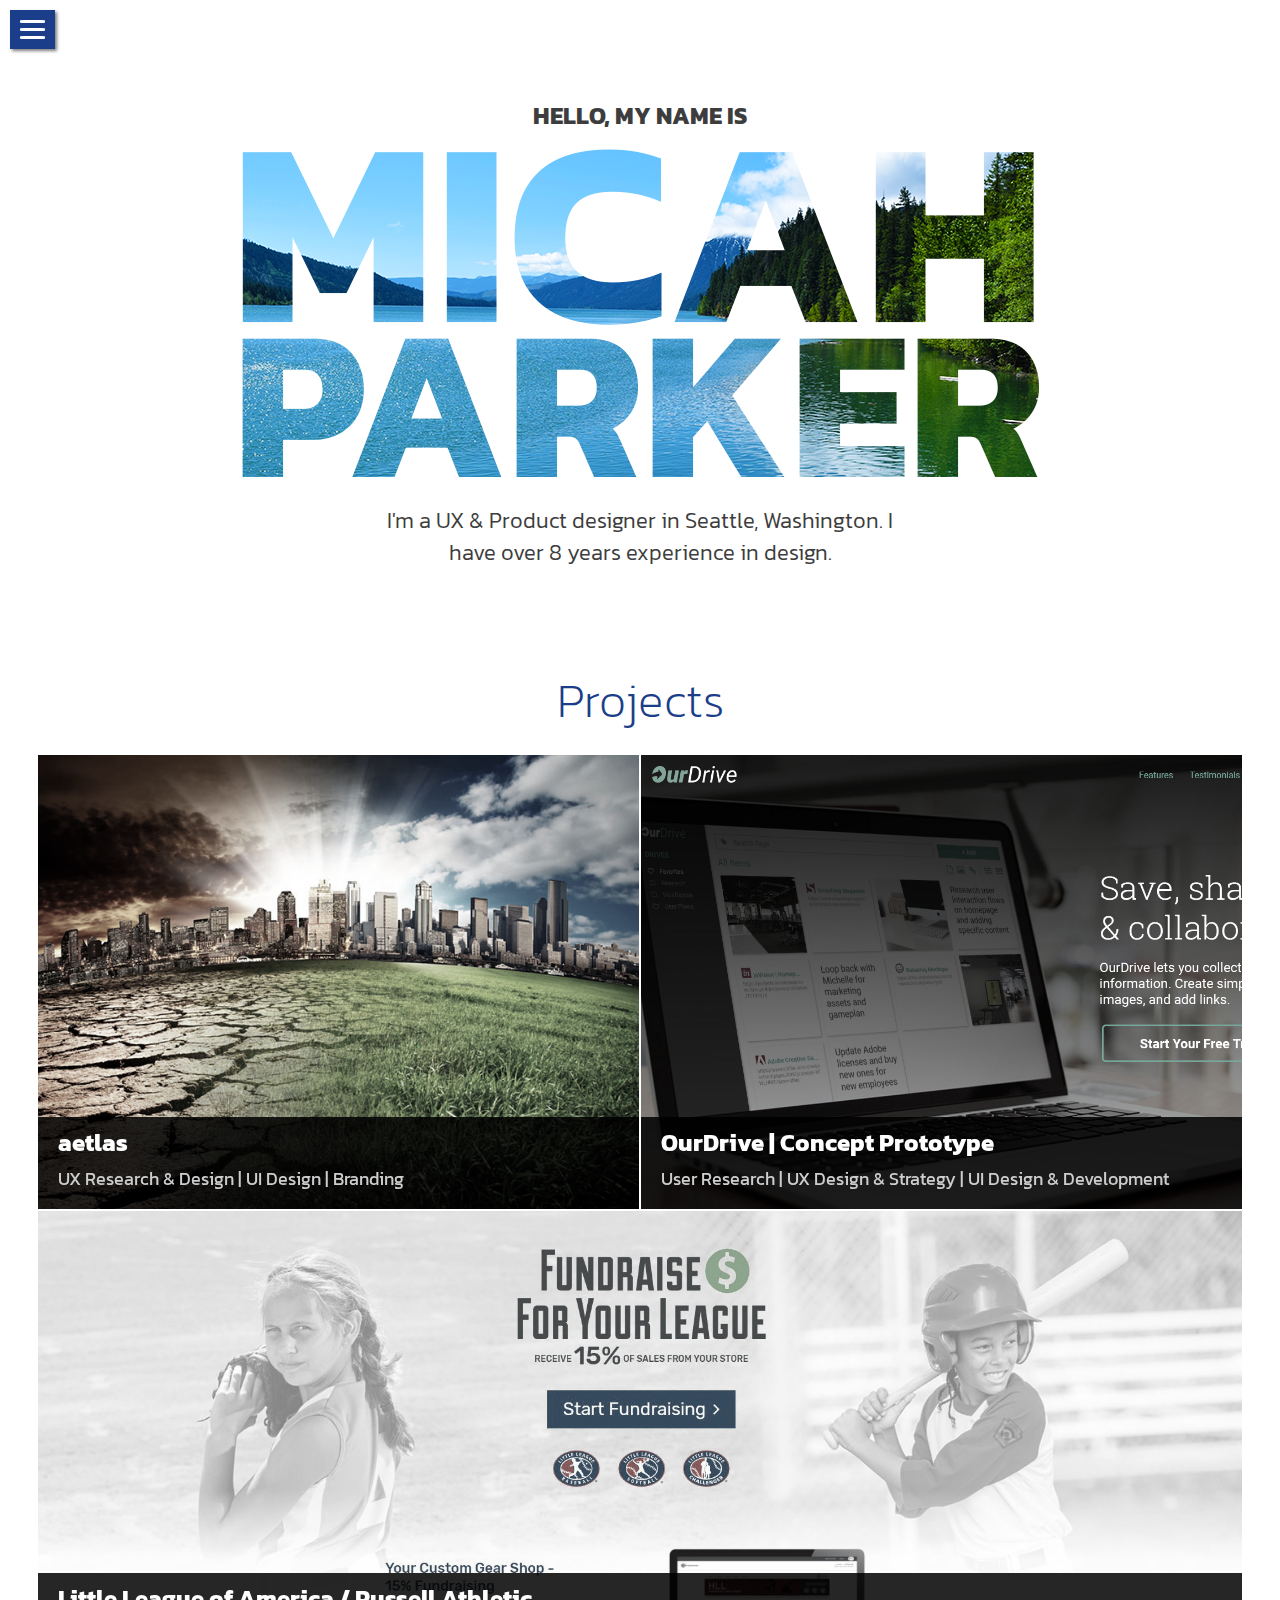
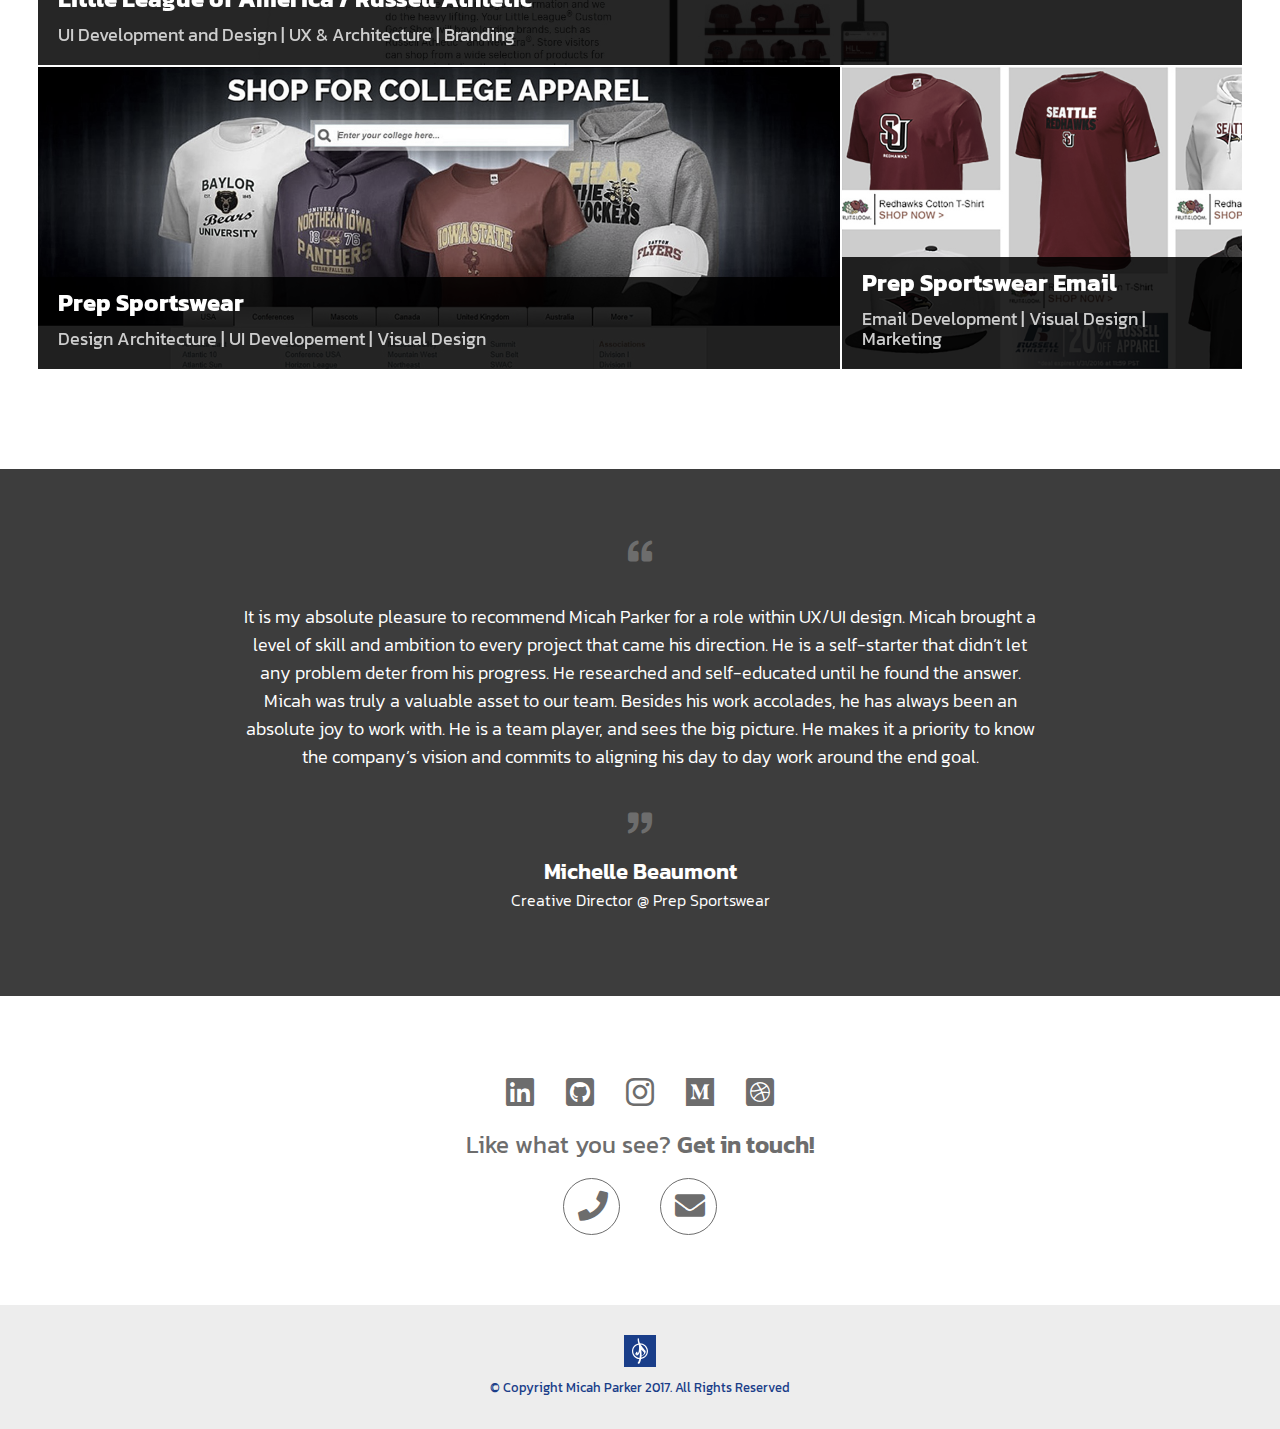
<file: index.html>
<!DOCTYPE html>
<html lang="en-US">
<head>
    <meta http-equiv="X-UA-Compatible" content="IE=Edge">
    <meta name="viewport" content="width=device-width,initial-scale=1">
    <meta charset="UTF-8">
    <title>Micah Parker - UX | UI | Visual | Development | Branding</title>
    <link href="https://fonts.googleapis.com/css?family=Kanit:200,300,300i,400,400i,600" rel="stylesheet">
    <link rel="stylesheet" type="text/css" href="css/normalize.css">
    <link href="css/fontawesome-all.css" rel="stylesheet">
    <link rel="stylesheet" type="text/css" href="css/styles.css">
    <link rel="shortcut icon" href="/favicon.ico" type="image/x-icon" />
  </head>
<body>
  <!-- Hamburger Nav -->
  <nav id="top">
    <div id="topNav" class="navigation">
      <span id="closebtn" onclick="navToggle()">
          <span class="line1"></span>
          <span class="line2"></span>
          <span class="line3"></span>
      </span>
      <ul class="menulist">
        <li><a class="menuitems" href="index.html"><img src="assets/images/homepage/mp-logo.svg" alt=""></a></li>
        <li><a class="menuitems" href="about.html">ABOUT</a></li>
        <li><a class="menuitems" href="index.html#portfolio" onClick="window.location.reload()">PORTFOLIO</a></li>
        <li><a class="menuitems" target="_blank" href="assets/images/pages/resume/micahparker_designer.pdf">RESUME</a></li>

      </ul>
    </div>
  </nav>
  <div id="shadowboxer">
  </div>
  <!-- Content -->
  <div class="container">
      <section id="hero">
        <h3>Hello, my name is</h3>
        <img src="assets/images/homepage/nameplate4.png" alt="">
        <!-- <h1>MICAH PARKER</h1> -->
        <h5>I'm a UX & Product designer in Seattle, Washington. I have over 8 years experience in design.</h5>
      </section>
      <div class="content-container">
        <div class="hp-section-title">
          <h3 id="portfolio">Projects</h3>
        </div>


        <section id="work">
          <!-- aetlas  -->
          <a class="workcell" href="aetlas.html" style="background-image: url(assets/images/homepage/portfol_bgs/aetlas.jpg)">
            <div class="workcell-title">
              <h3>aetlas</h3>
              <h5>UX Research & Design | UI Design | Branding</h5>
            </div>
          </a>
          <!-- OurDrive  -->
          <a class="workcell" href="ourdrive.html" style="background-image: url(assets/images/homepage/portfol_bgs/ourdrive_cover_desk.jpg)">
              <div class="workcell-title">
                <h3>OurDrive | Concept Prototype</h3>
                <h5>User Research | UX Design & Strategy | UI Design & Development</h5>
              </div>
          </a>
          <!-- LL Fundraising  -->
          <a class="workcell" href="littleleague.html" style="background-image: url(assets/images/homepage/portfol_bgs/fundraising_cover_desk.jpg)">
              <div class="workcell-title">
                <h3>Little League of America / Russell Athletic</h3>
                <h5>UI Development and Design | UX & Architecture | Branding</h5>
              </div>
          </a>
          <!-- Prep Sportswear  -->
          <a class="workcell" href="prepsportswear.html" style="background-image: url(assets/images/homepage/portfol_bgs/prep_cover_desk.jpg)">
              <div class="workcell-title">
                <h3>Prep Sportswear</h3>
                <h5>Design Architecture | UI Developement | Visual Design</h5>
              </div>
          </a>
          <!-- Prep Emails  -->
          <a class="workcell" href="prepemails.html"  style="background-image: url(assets/images/homepage/portfol_bgs/emails_cover_desk.jpg)">
              <div class="workcell-title">
                <h3>Prep Sportswear Email</h3>
                <h5>Email Development | Visual Design | Marketing</h5>
              </div>
          </a>

          <!-- Craigslist  -->
          <!-- <a class="workcell" href="branding.html" style="background-image: url(assets/images/homepage/portfol_bgs/craigslist_cover_desk.png)">
              <div class="workcell-title">
                <h3>Branding</h3>
                <h5>Graphic Design | Branding</h5>
              </div>
          </a>

          <a class="workcell" href="illustration.html" style="background-image: url(assets/images/homepage/portfol_bgs/illustration_cover_desk.jpg)">
              <div class="workcell-title">
                <h3>Illustration</h3>
                <h5>Illustration and Artwork</h5>
              </div>
          </a> -->

        </section>

        <!-- <section id="about">
          <div class="aboutcell" id="aboutcell">
            <div class="aboutleft">
              <img src="assets/images/homepage/avatar_2.jpg" alt="Micah" onmouseover="rollover(this)" onmouseout="mouseaway(this)">
            </div>
        </section> -->

        <div class="bottom-content">
          <section id="testimonials">
            <div class="testimonials">
              <i class="fas fa-quote-left" aria-hidden="true"></i>
              <p>It is my absolute pleasure to recommend Micah Parker for a role within UX/UI design. Micah brought a level of skill and ambition to every project that came his direction.  He is a self-starter that didn’t let any problem deter from his progress. He researched and self-educated until he found the answer. Micah was truly a valuable asset to our team. Besides his work accolades, he has always been an absolute joy to work with. He is a team player, and sees the big picture. He makes it a priority to know the company’s vision and commits to aligning his day to day work around the end goal.</p>
              <i class="fas fa-quote-right" aria-hidden="true"></i>
              <h5>Michelle Beaumont</h5>
              <h6>Creative Director @ Prep Sportswear</h6>
            </div>
          </section>
          <section id="contact">
            <div class="contact">
              <div class="social_links">
                <a href="https://www.linkedin.com/in/micahmpc/" target="_blank"><i class="fab fa-linkedin fa-sm"></i></a>
                <a href="https://github.com/Micahmpc" target="_blank"><i class="fab fa-github-square"></i></a>
                <a href="https://www.instagram.com/Micahmpc/" target="_blank"><i class="fab fa-instagram"></i></a>
                <a href="https://medium.com/@micah.mpc" target="_blank"><i class="fab fa-medium"></i></a>
                <a href="https://dribbble.com/micahmpc" target="_blank"><i class="fab fa-dribbble-square"></i></a>
              </div>

              <div class="contact_direct">
                <h2>Like what you see? <span style="font-weight: 600;">Get in touch!</span></h2>
                <div class="contact_direct_cell">
                  <a href="tel:1-206-948-9644">
                    <i class="fas fa-phone"></i>
                  </a>
                </div>
                <div class="contact_direct_cell">
                  <a href="mailto:micah.mpc@gmail.com">
                    <i class="fas fa-envelope"></i>
                  </a>
                </div>
              </div>
            </div>
          </section>
        </div>
        <footer>
          <img src="assets/images/homepage/mp-logo.svg" alt="@micahmpc"><h6>© Copyright Micah Parker 2017. All Rights Reserved</h6>
        </footer>
      </div>
  </div>



<script src="scripts/projects.js"></script>
<script src="scripts/global.js"></script>
<!-- Global site tag (gtag.js) - Google Analytics -->
<script async src="https://www.googletagmanager.com/gtag/js?id=UA-111622996-1"></script>
<script>
  window.dataLayer = window.dataLayer || [];
  function gtag(){dataLayer.push(arguments);}
  gtag('js', new Date());

  gtag('config', 'UA-111622996-1');
</script>

</body>
</html>
</file>
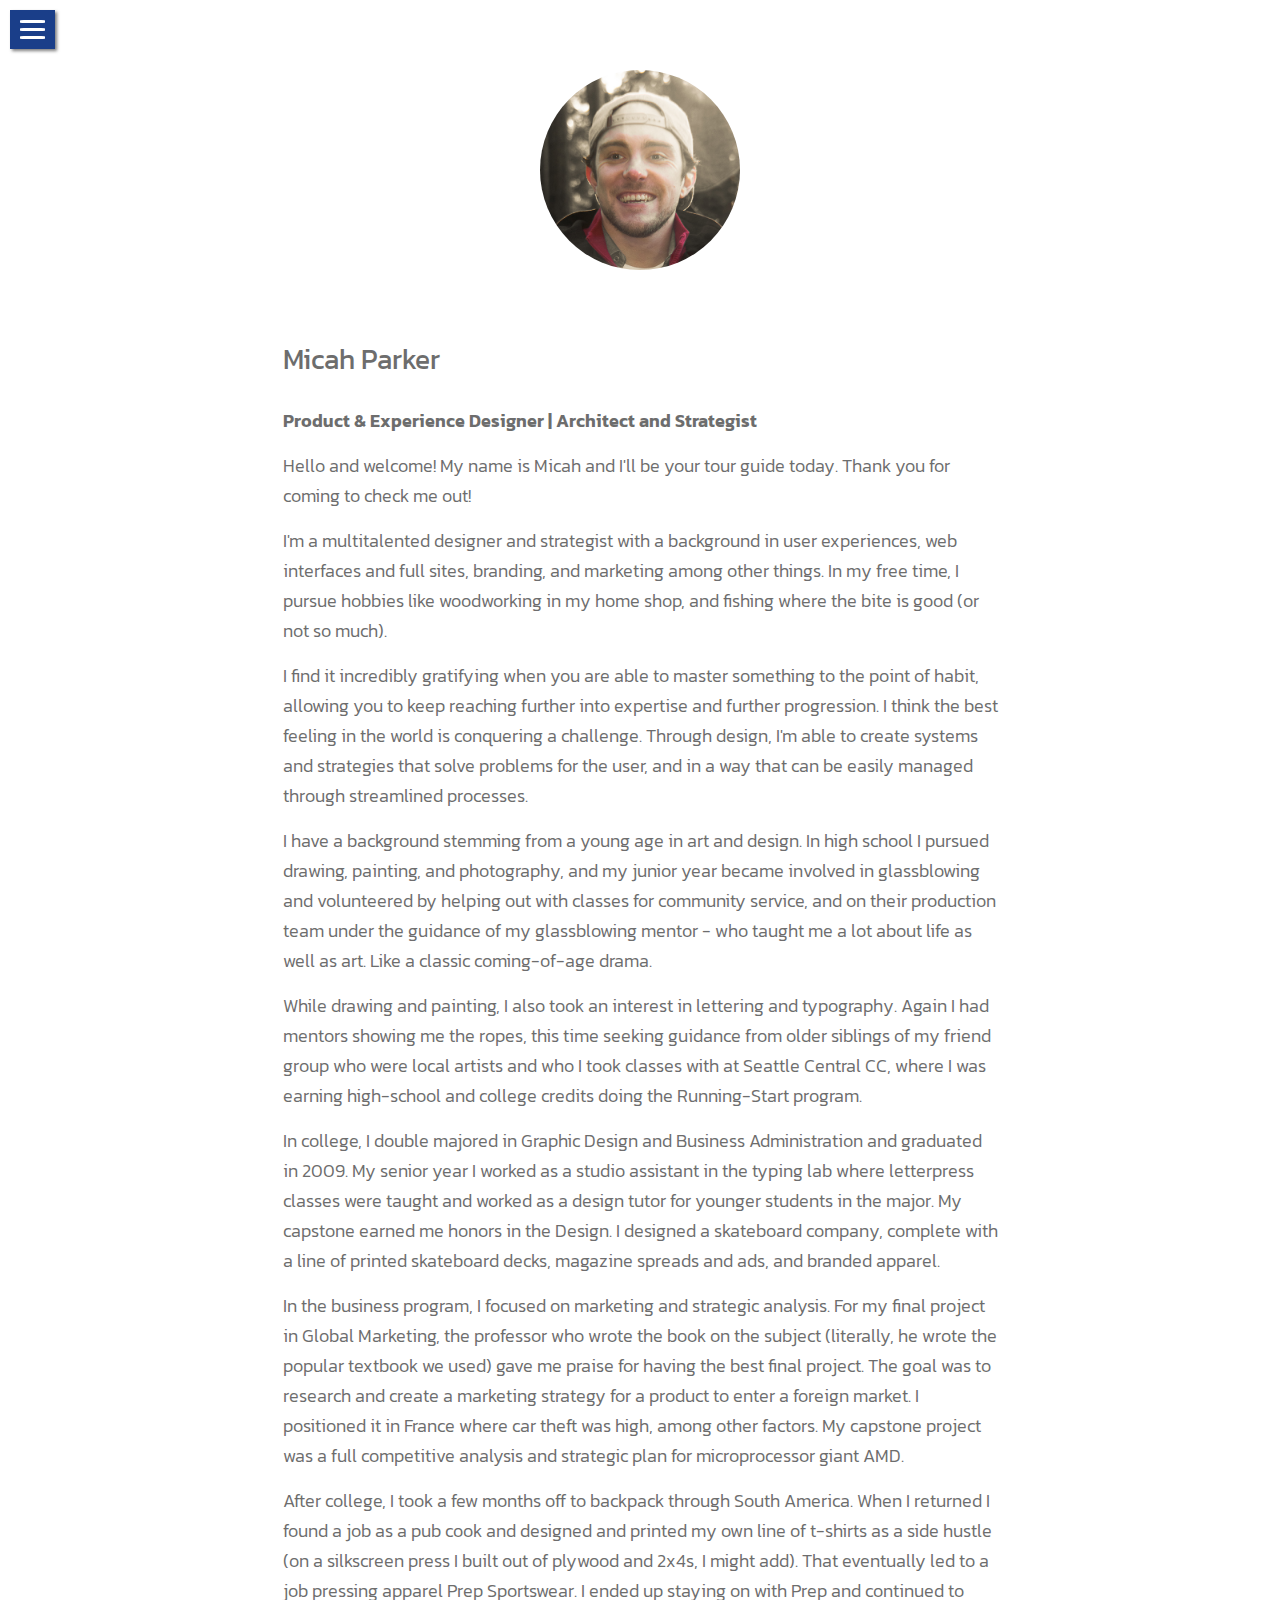
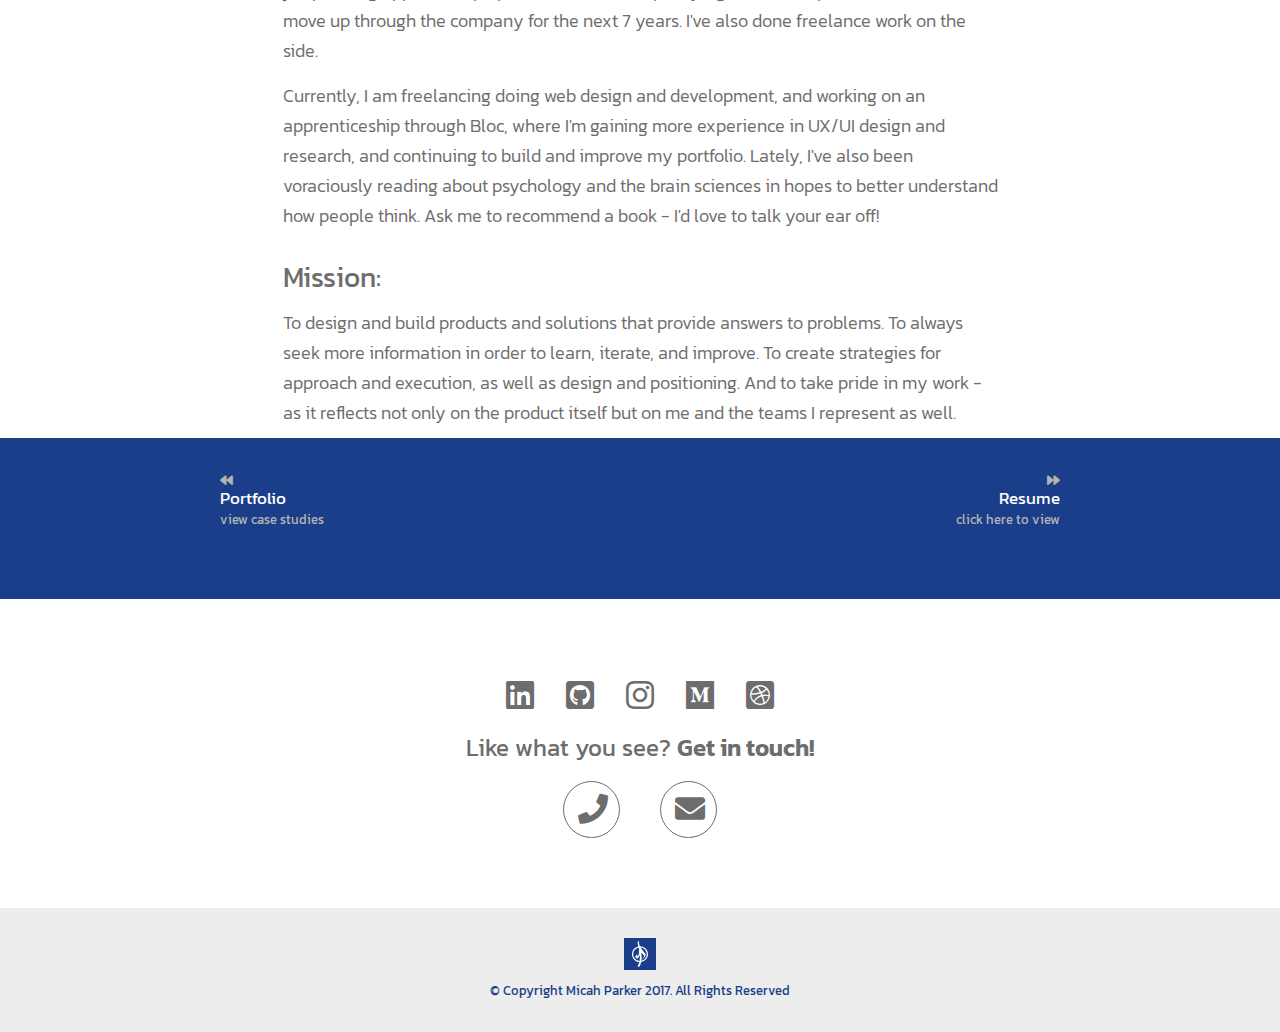
<file: about.html>
<!DOCTYPE html>
<html lang="en-US">
<head>
    <meta http-equiv="X-UA-Compatible" content="IE=Edge">
    <meta name="viewport" content="width=device-width,initial-scale=1">
    <meta charset="UTF-8">
    <title>Micah Parker - UX | UI | Visual | Development | Branding</title>
    <link href="https://fonts.googleapis.com/css?family=Kanit:200,300,300i,400,400i,600" rel="stylesheet">
    <link rel="stylesheet" type="text/css" href="css/normalize.css">
    <link href="css/fontawesome-all.css" rel="stylesheet">
    <link rel="stylesheet" type="text/css" href="css/styles.css">
    <link rel="stylesheet" type="text/css" href="css/portfoliopages.css">
  </head>
<body>
  <!-- Hamburger Nav -->
  <nav id="top">
    <div id="topNav" class="navigation">
      <span id="closebtn" onclick="navToggle()">
          <span class="line1"></span>
          <span class="line2"></span>
          <span class="line3"></span>
      </span>
      <ul class="menulist">
        <li><a class="menuitems" href="index.html"><img src="assets/images/homepage/mp-logo.svg" alt=""></a></li>
        <li><a class="menuitems" href="about.html" onClick="window.location.reload()">ABOUT</a></li>
        <li><a class="menuitems" href="index.html#portfolio">PORTFOLIO</a></li>
        <li><a class="menuitems" target="_blank" href="assets/images/pages/resume/micahparker_designer.pdf">RESUME</a></li>

      </ul>
    </div>
  </nav>
  <div id="shadowboxer">
  </div>
  <!-- Content -->
  <div class="container">
    <div class="portfolio_content">
      <section class="content aboutmepage">
        <div class="contact-avatar">
          <img src="assets/images/homepage/avatar_2.jpg" alt="Micah" onmouseover="rollover(this)" onmouseout="mouseaway(this)">
        </div>

        <div class="project-sect">
          <h4 style="margin-top: 0;">Micah Parker</h4>
          <p class="txt600 marg-top30">Product & Experience Designer | Architect and Strategist</h4>

          <p>
            Hello and welcome! My name is Micah and I'll be your tour guide today. Thank you for coming to check me out!
          </p>

          <p>
            I'm a multitalented designer and strategist with a background in user experiences, web interfaces and full sites, branding, and marketing among other things. In my free time, I pursue hobbies like woodworking in my home shop, and fishing where the bite is good (or not so much).
          </p>
          <p>
            I find it incredibly gratifying when you are able to master something to the point of habit, allowing you to keep reaching further into expertise and further progression. I think the best feeling in the world is conquering a challenge. Through design, I'm able to create systems and strategies that solve problems for the user, and in a way that can be easily managed through streamlined processes.
          </p>
          <p>
            I have a background stemming from a young age in art and design. In high school I pursued drawing, painting, and photography, and my junior year became involved in glassblowing and volunteered by helping out with classes for community service, and on their production team under the guidance of my glassblowing mentor - who taught me a lot about life as well as art. Like a classic coming-of-age drama.
          </p>
          <p>
            While drawing and painting, I also took an interest in lettering and typography. Again I had mentors showing me the ropes, this time seeking guidance from older siblings of my friend group who were local artists and who I took classes with at Seattle Central CC, where I was earning high-school and college credits doing the Running-Start program.
          </p>
          <p>
            In college, I double majored in Graphic Design and Business Administration and graduated in 2009. My senior year I worked as a studio assistant in the typing lab where letterpress classes were taught and worked as a design tutor for younger students in the major. My capstone earned me honors in the Design. I designed a skateboard company, complete with a line of printed skateboard decks, magazine spreads and ads, and branded apparel.
          </p>
          <p>
            In the business program, I focused on marketing and strategic analysis. For my final project in Global Marketing, the professor who wrote the book on the subject (literally, he wrote the popular textbook we used) gave me praise for having the best final project. The goal was to research and create a marketing strategy for a product to enter a foreign market. I positioned it in France where car theft was high, among other factors. My capstone project was a full competitive analysis and strategic plan for microprocessor giant AMD.
          </p>
          <p>
            After college, I took a few months off to backpack through South America. When I returned I found a job as a pub cook and designed and printed my own line of t-shirts as a side hustle (on a silkscreen press I built out of plywood and 2x4s, I might add). That eventually led to a job pressing apparel Prep Sportswear. I ended up staying on with Prep and continued to move up through the company for the next 7 years. I've also done freelance work on the side.
          </p>
          <p>
            Currently, I am freelancing doing web design and development, and working on an apprenticeship through Bloc, where I'm gaining more experience in UX/UI design and research, and continuing to build and improve my portfolio. Lately, I've also been voraciously reading about psychology and the brain sciences in hopes to better understand how people think. Ask me to recommend a book - I'd love to talk your ear off!
          </p>

          <h4>Mission:</h4>
          <p>
            To design and build products and solutions that provide answers to problems. To always seek more information in order to learn, iterate, and improve. To create strategies for approach and execution, as well as design and positioning. And to take pride in my work - as it reflects not only on the product itself but on me and the teams I represent as well.
          </p>
        </div>
      </section>

      <div class="next-proj-block">
        <div class="cell">
          <a href="index.html#work">
            <div class="last-proj">
              <h6><i class="fas fa-backward" style="padding-right: 5px;"></i></h6>
              <h3>Portfolio</h3>
              <p>view case studies</p>
              </div>
          </a>
          <a href="assets/images/pages/resume/micahparker_designer.pdf" target="_blank">
            <div class="next-proj">
              <h6><i class="fas fa-forward" style="padding-left: 5px;"></i></h6>
              <h3>Resume</h3>
              <p>click here to view</p>
            </div>
          </a>
        </div>
      </div>
    </div>




<!-- GLOBAL CONTENT  -->
    <section id="contact">
      <div class="contact">
        <div class="social_links">
          <a href="https://www.linkedin.com/in/micahmpc/" target="_blank"><i class="fab fa-linkedin fa-sm"></i></a>
          <a href="https://github.com/Micahmpc" target="_blank"><i class="fab fa-github-square"></i></a>
          <a href="https://www.instagram.com/Micahmpc/" target="_blank"><i class="fab fa-instagram"></i></a>
          <a href="https://medium.com/@micah.mpc" target="_blank"><i class="fab fa-medium"></i></a>
          <a href="https://dribbble.com/micahmpc" target="_blank"><i class="fab fa-dribbble-square"></i></a>
        </div>

        <div class="contact_direct">
          <h2>Like what you see? <span style="font-weight: 600;">Get in touch!</span></h2>
          <div class="contact_direct_cell">
            <a href="tel:1-206-948-9644">
              <i class="fas fa-phone"></i>
            </a>
          </div>
          <div class="contact_direct_cell">
            <a href="mailto:micah.mpc@gmail.com">
              <i class="fas fa-envelope"></i>
            </a>
          </div>
        </div>
      </div>
    </section>
  </div>

  <footer>
    <img src="assets/images/homepage/mp-logo.svg" alt="@micahmpc"><h6>© Copyright Micah Parker 2017. All Rights Reserved</h6>
  </footer>


  <script src="scripts/projects.js"></script>
  <script src="scripts/global.js"></script>
  <!-- Global site tag (gtag.js) - Google Analytics -->
<script async src="https://www.googletagmanager.com/gtag/js?id=UA-111622996-1"></script>
<script>
  window.dataLayer = window.dataLayer || [];
  function gtag(){dataLayer.push(arguments);}
  gtag('js', new Date());

  gtag('config', 'UA-111622996-1');
</script>

  <script type="text/javascript">

  function rollover(my_image)
    {
      my_image.src = "assets/images/homepage/avatar_secret_2.jpg";
    }

    function mouseaway(my_image)
    {
      my_image.src = 'assets/images/homepage/avatar_2.jpg';
    }

</script>

</body>
</html>
</file>
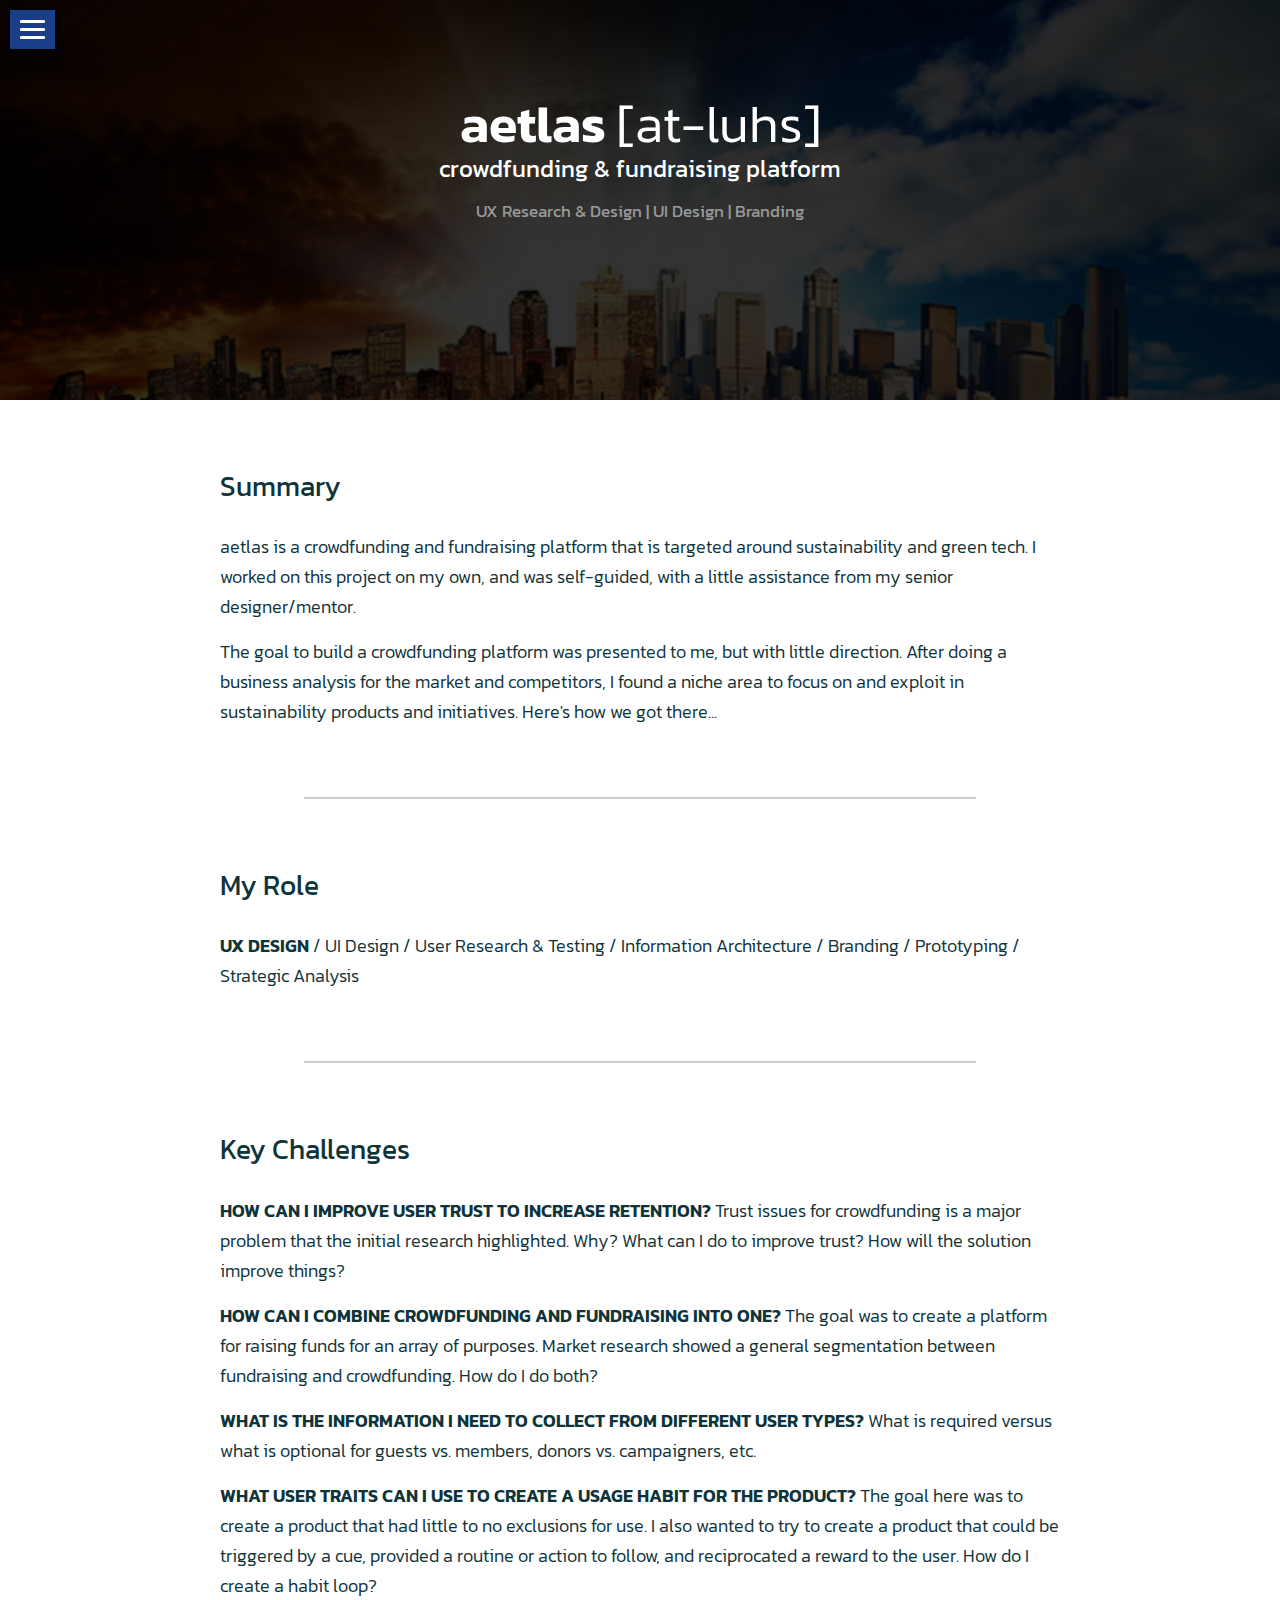
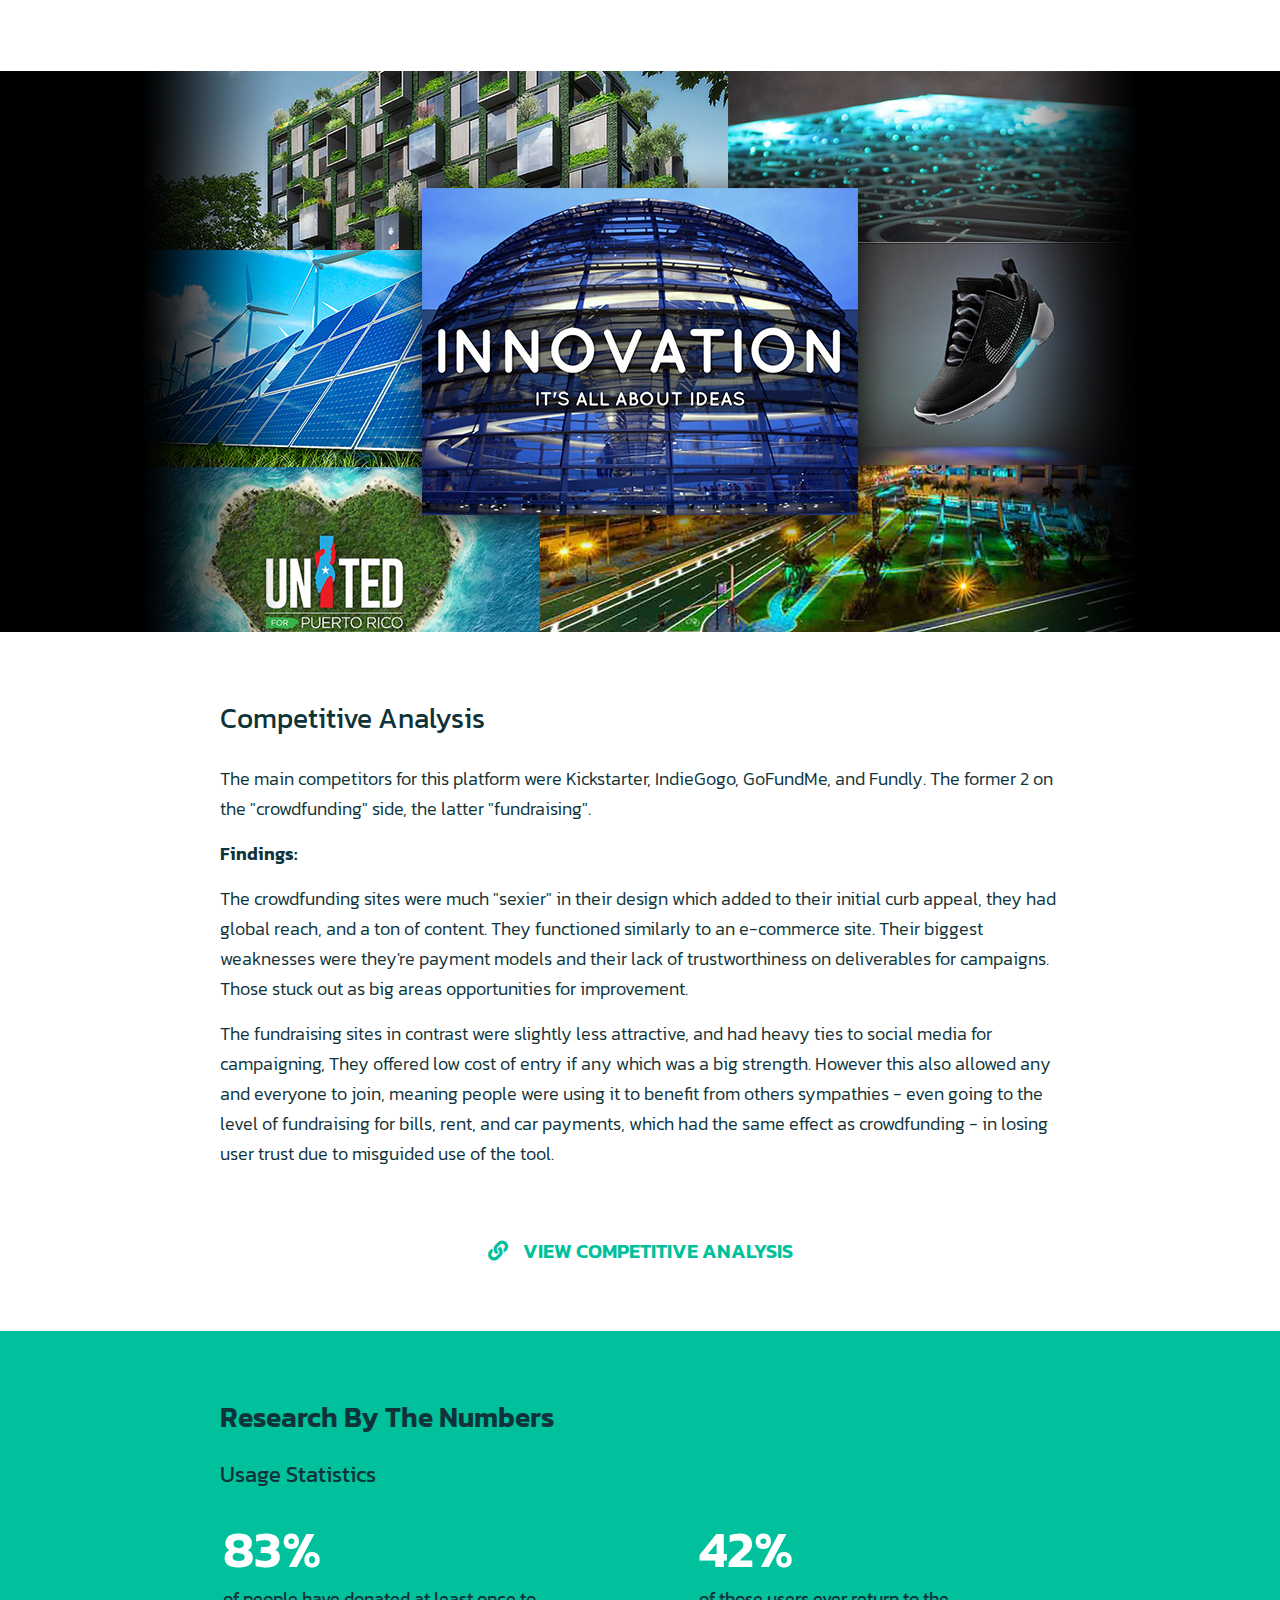
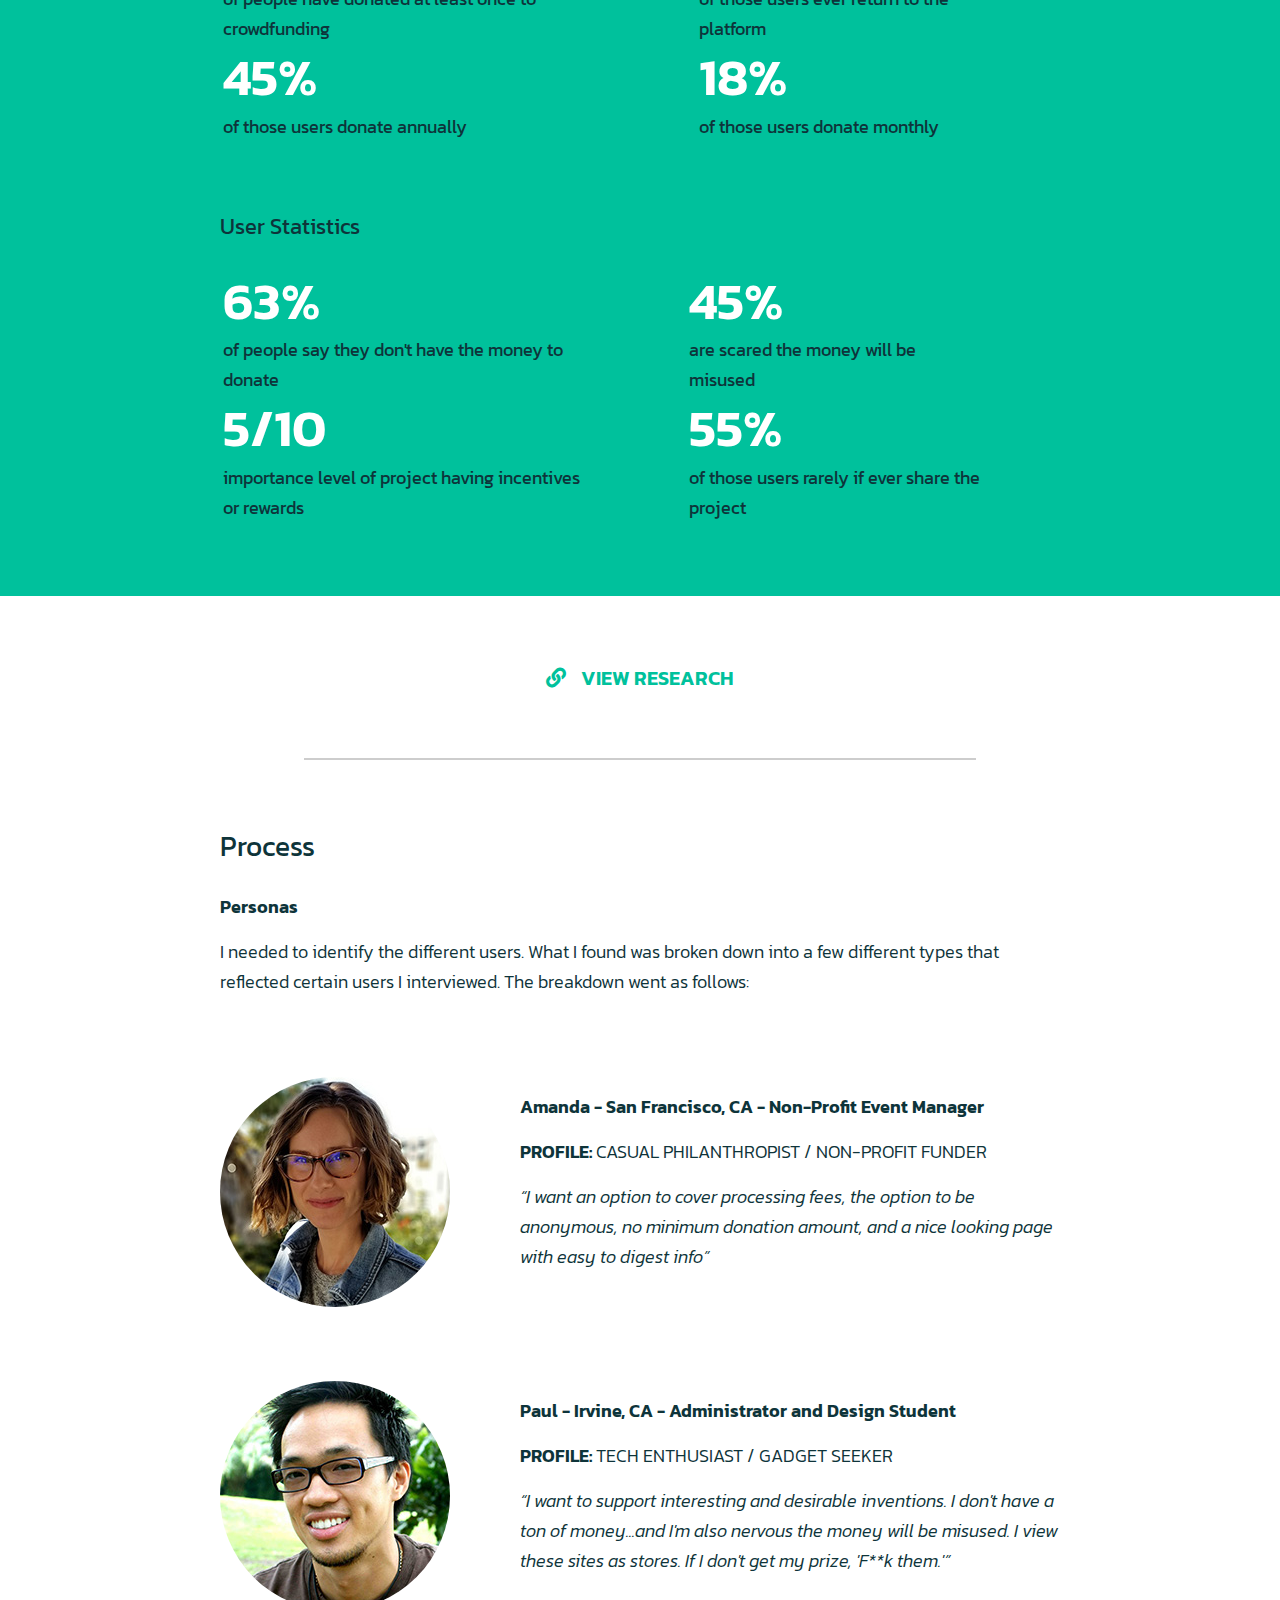
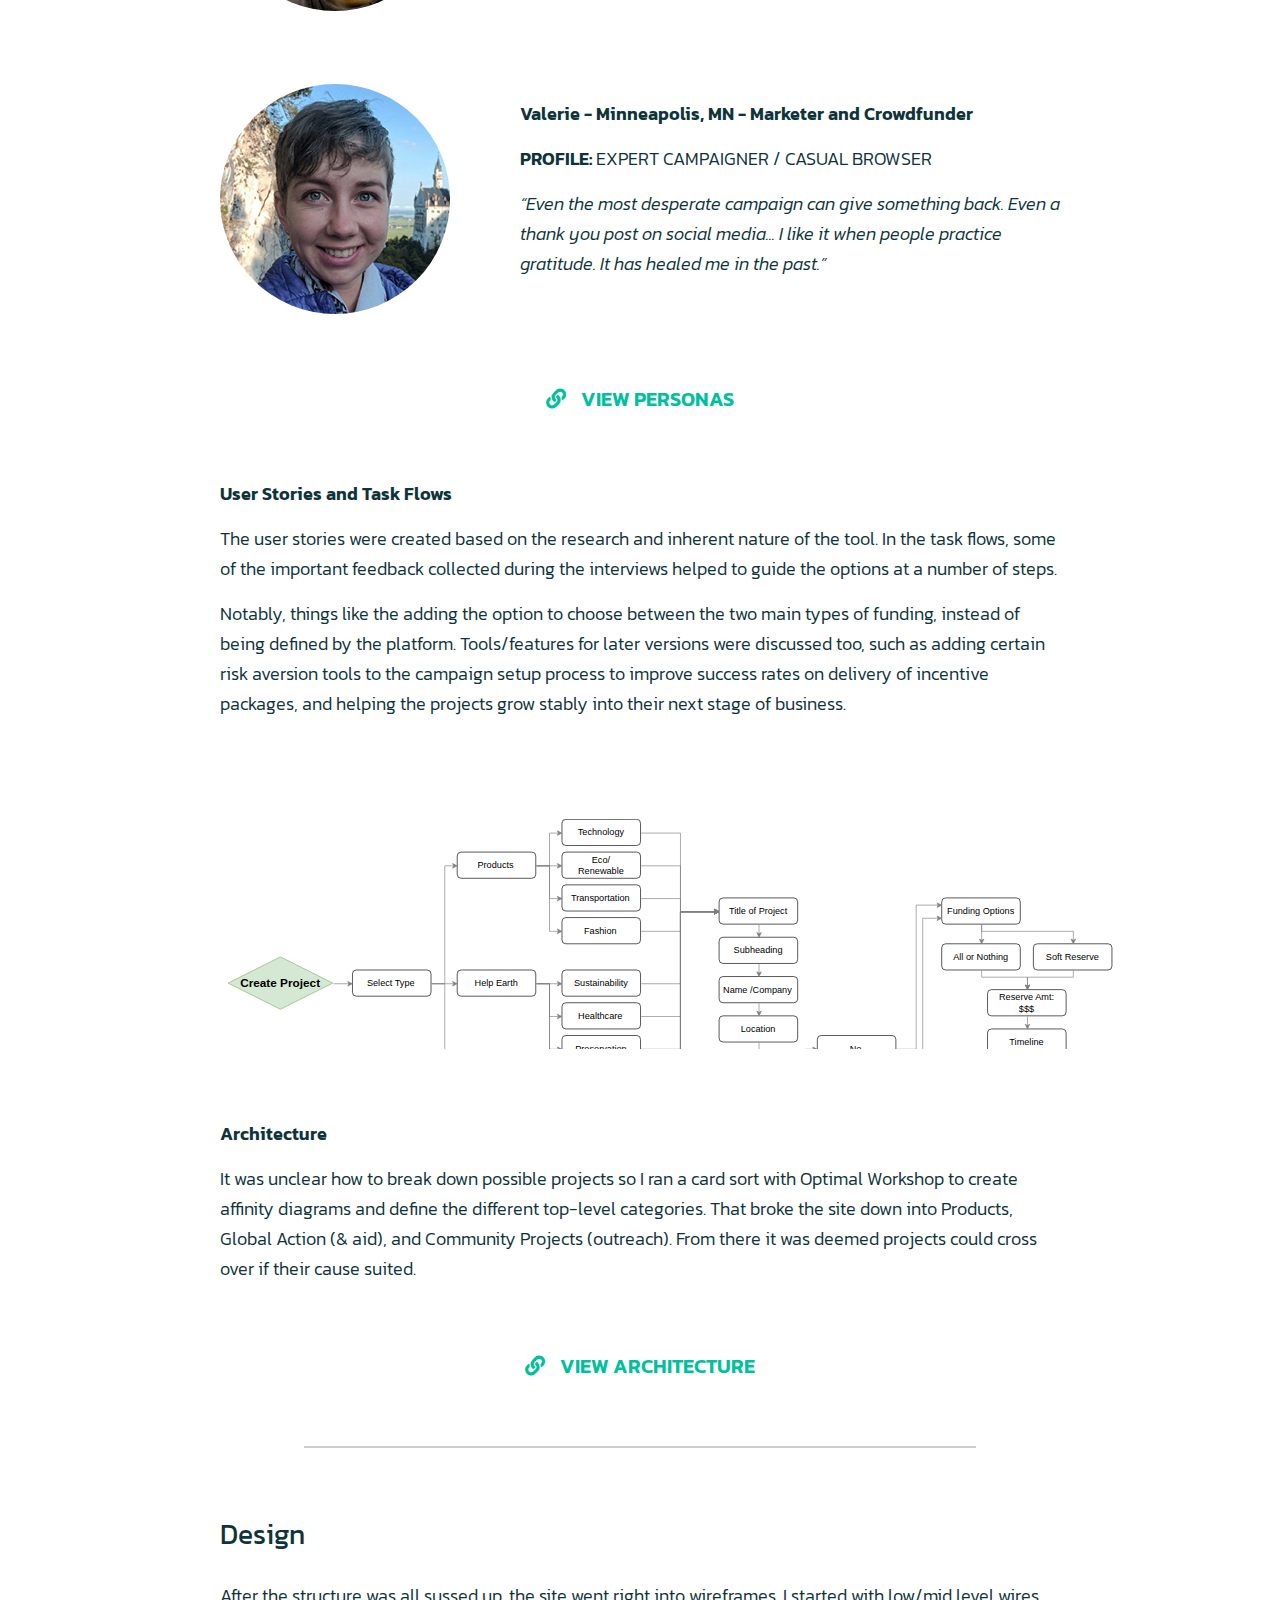
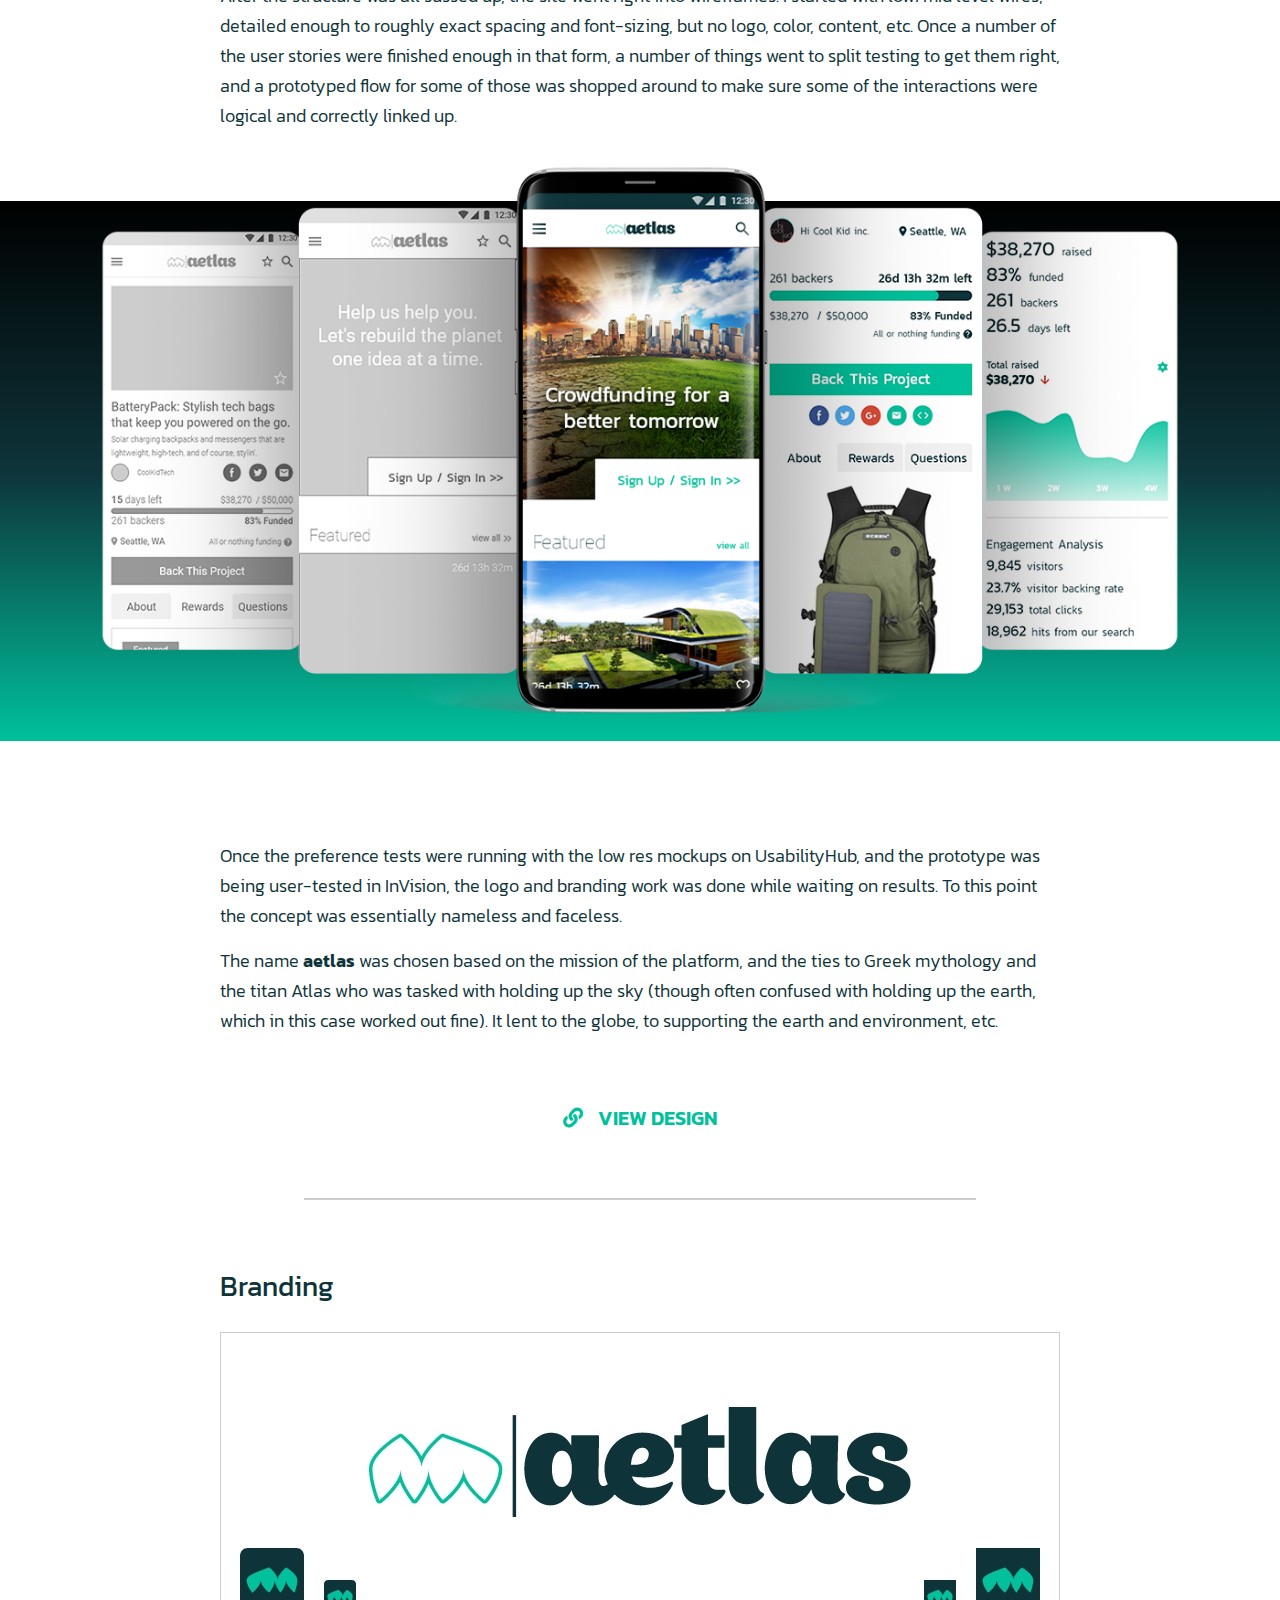
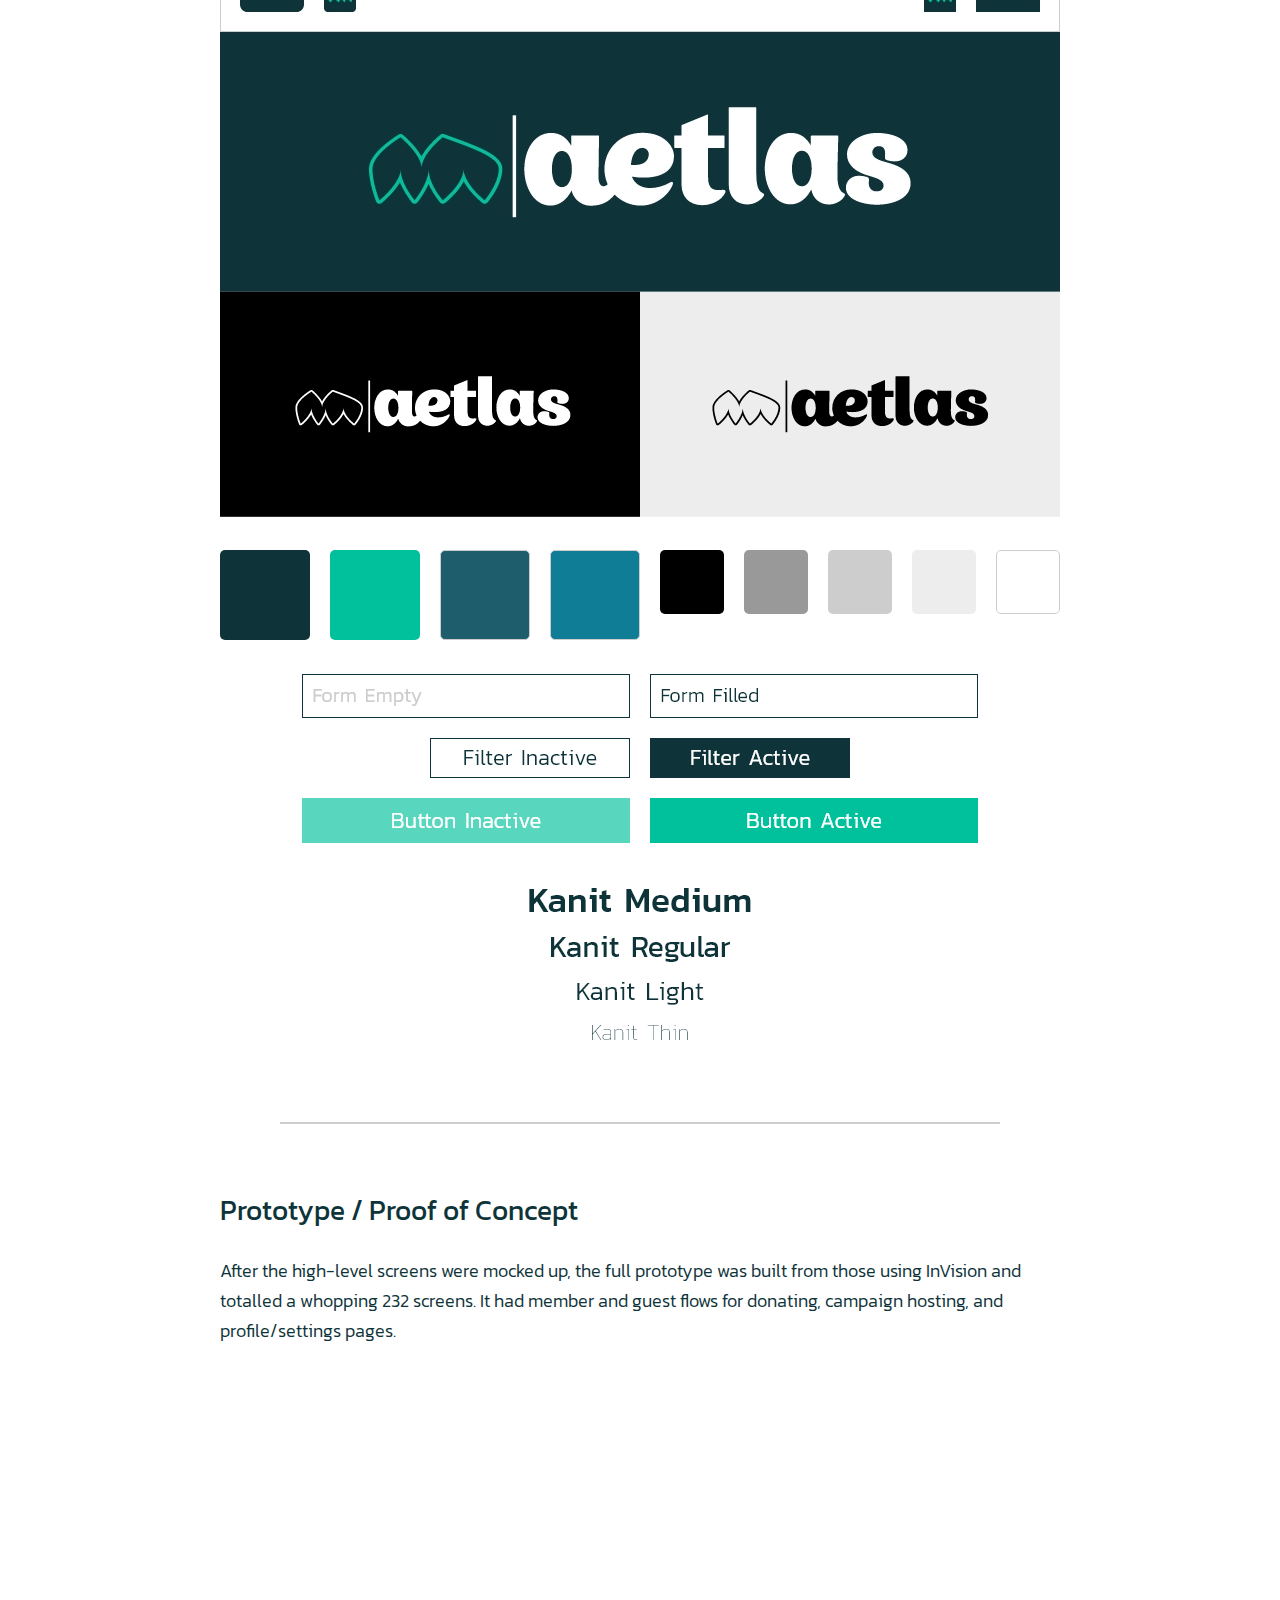
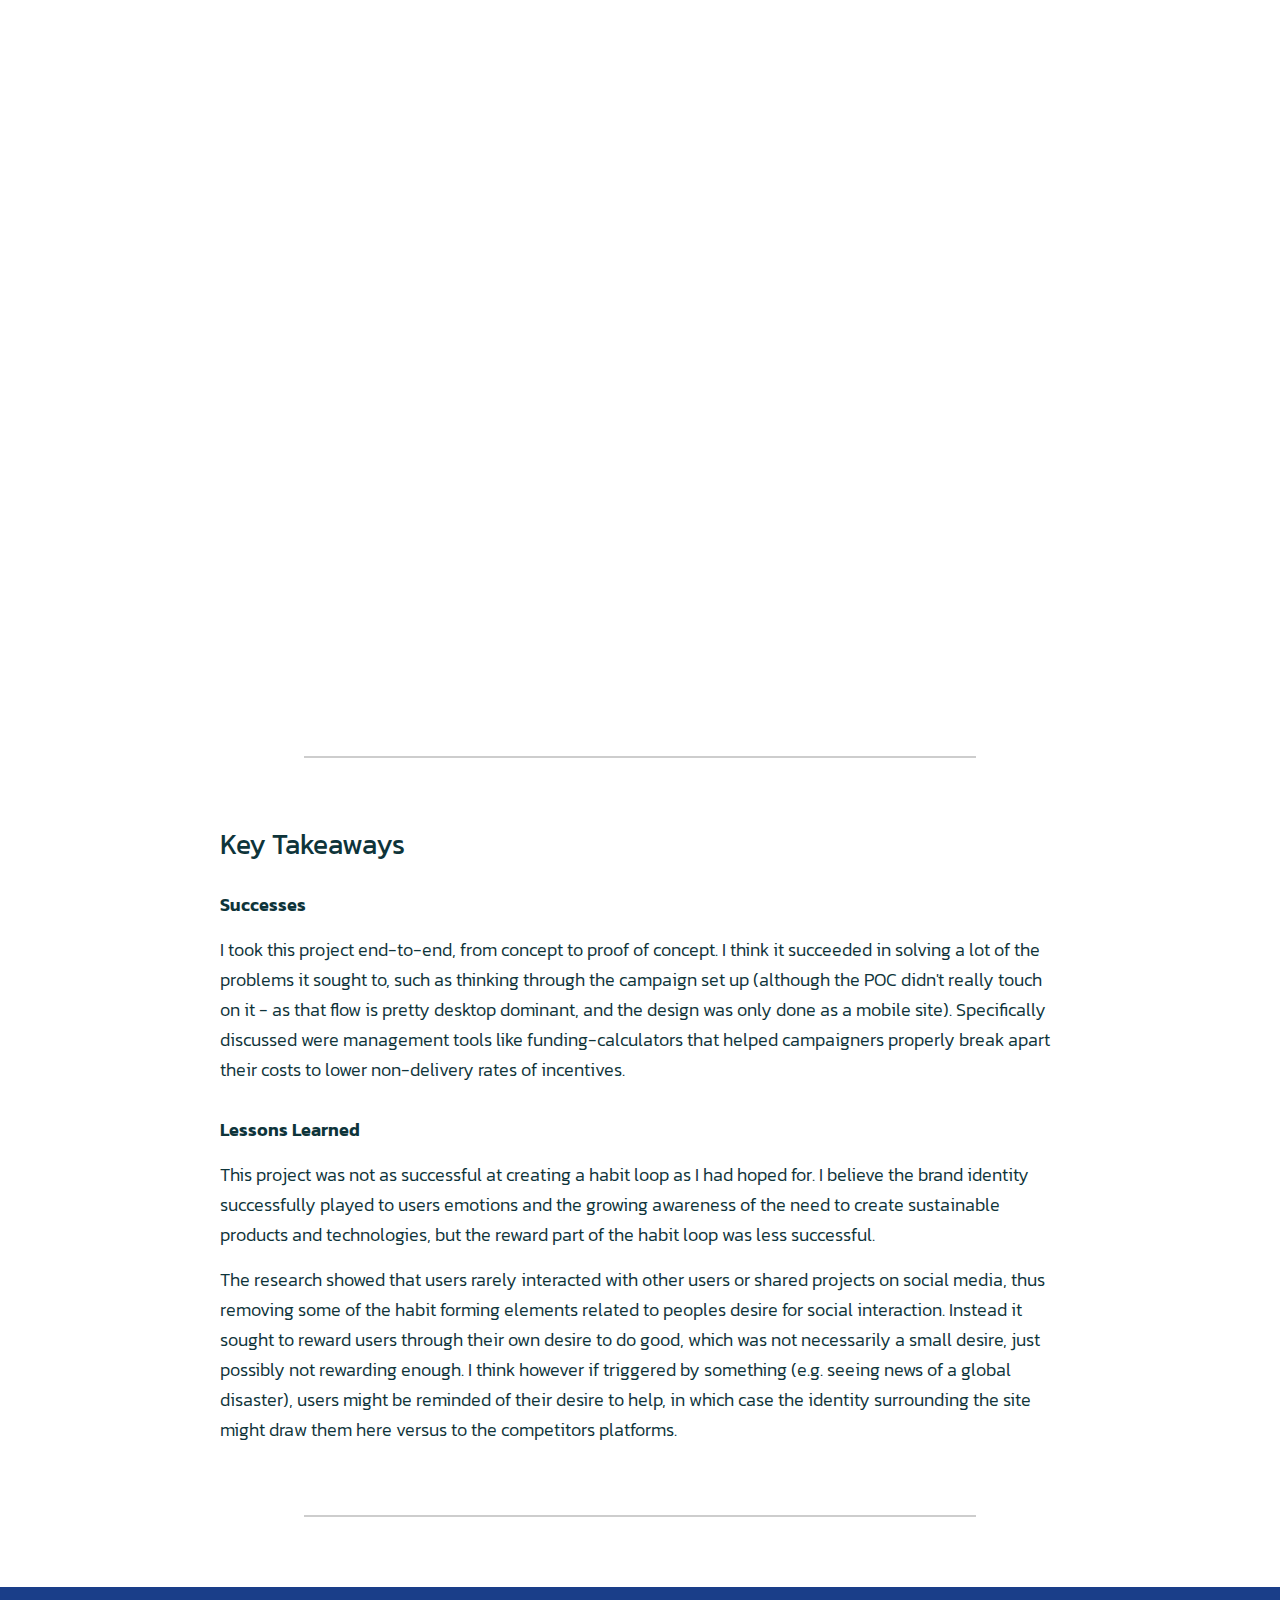
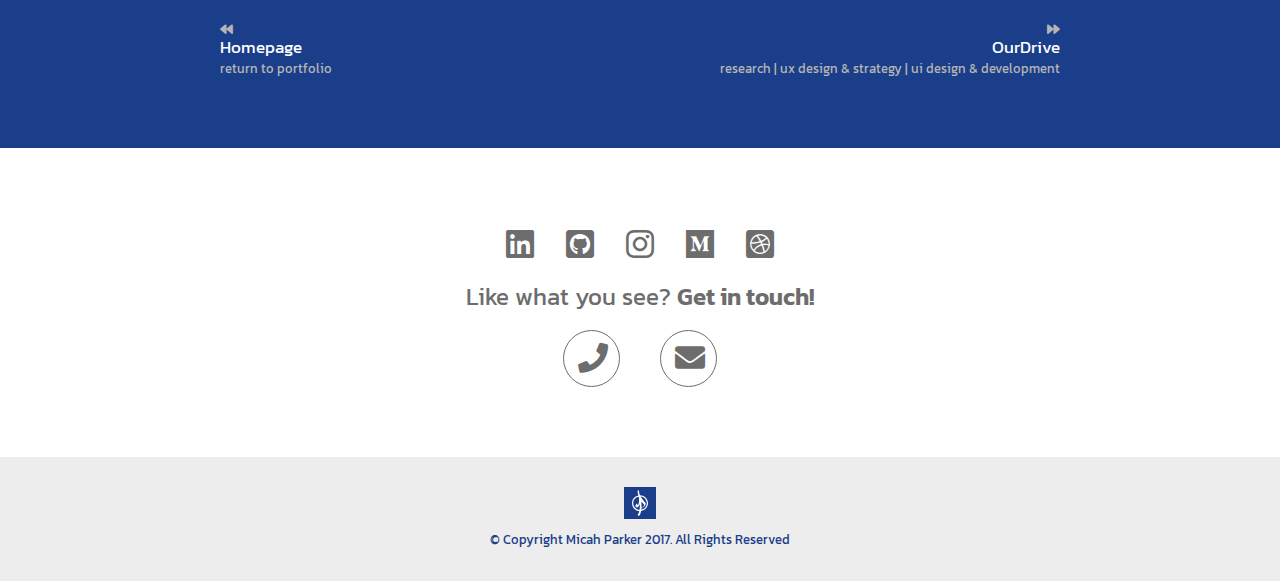
<file: aetlas.html>
<!DOCTYPE html>
<html lang="en-US">
<head>
    <meta http-equiv="X-UA-Compatible" content="IE=Edge">
    <meta name="viewport" content="width=device-width,initial-scale=1">
    <meta charset="UTF-8">
    <title>Micah Parker - UX | UI | Visual | Development | Branding</title>
    <link href="https://fonts.googleapis.com/css?family=Kanit:200,300,300i,400,400i,600" rel="stylesheet">
    <link rel="stylesheet" type="text/css" href="css/normalize.css">
    <link href="css/fontawesome-all.css" rel="stylesheet">
    <link rel="stylesheet" type="text/css" href="css/styles.css">
    <link rel="stylesheet" type="text/css" href="css/portfoliopages.css">
  </head>
<body id="aetlas">
  <!-- Hamburger Nav -->
  <nav id="top">
    <div id="topNav" class="navigation">
      <span id="closebtn" onclick="navToggle()">
          <span class="line1"></span>
          <span class="line2"></span>
          <span class="line3"></span>
      </span>
      <ul class="menulist">
        <li><a class="menuitems" href="index.html"><img src="assets/images/homepage/mp-logo.svg" alt=""></a></li>
        <li><a class="menuitems" href="about.html">ABOUT</a></li>
        <li><a class="menuitems" href="index.html#portfolio">PORTFOLIO</a></li>
        <li><a class="menuitems" target="_blank" href="assets/images/pages/resume/micahparker_designer.pdf">RESUME</a></li>

      </ul>
    </div>
  </nav>
  <div id="shadowboxer">
  </div>
  <!-- Content -->
  <div class="container">
    <div class="portfolio_content">
      <section class="hero" style="background: url(assets/images/pages/aetlas/hp_hero.jpg);">
        <div class="title">
          <h2>aetlas <span class="txt300">[at-luhs]</span></h2>
          <h3>crowdfunding & fundraising platform</h3>
          <p>UX Research & Design | UI Design | Branding</p>
        </div>
      </section>

      <section class="content">
        <div class="project-sect">
          <h4>Summary</h4>
          <p>
            aetlas is a crowdfunding and fundraising platform that is targeted around sustainability and green tech. I worked on this project on my own, and was self-guided, with a little assistance from my senior designer/mentor.
          </p>
          <p>
            The goal to build a crowdfunding platform was presented to me, but with little direction. After doing a business analysis for the market and competitors, I found a niche area to focus on and exploit in sustainability products and initiatives. Here's how we got there...
          </p>
          <div class="divider"></div>
        </div>

        <div class="project-sect">
          <h4>My Role</h4>
          <p>
            <span class="highlight-txt">UX DESIGN</span> / UI Design / User Research & Testing / Information Architecture / Branding / Prototyping / Strategic Analysis
          </p>
          <div class="divider"></div>
        </div>

        <div class="project-sect">
          <h4>Key Challenges</h4>
          <p>
            <span class="highlight-txt toupper">HOW CAN I IMPROVE USER TRUST TO INCREASE RETENTION?</span> Trust issues for crowdfunding is a major problem that the initial research highlighted. Why? What can I do to improve trust? How will the solution improve things?
          </p>
          <p>
            <span class="highlight-txt toupper">HOW CAN I COMBINE CROWDFUNDING AND FUNDRAISING INTO ONE?</span> The goal was to create a platform for raising funds for an array of purposes. Market research showed a general segmentation between fundraising and crowdfunding. How do I do both?
          </p>
          <p>
            <span class="highlight-txt toupper">WHAT IS THE INFORMATION I NEED TO COLLECT FROM DIFFERENT USER TYPES?</span> What is required versus what is optional for guests vs. members, donors vs. campaigners, etc.
          </p>
          <p>
            <span class="highlight-txt toupper">WHAT USER TRAITS CAN I USE TO CREATE A USAGE HABIT FOR THE PRODUCT?</span> The goal here was to create a product that had little to no exclusions for use. I also wanted to try to create a product that could be triggered by a cue, provided a routine or action to follow, and reciprocated a reward to the user. How do I create a habit loop?
          </p>
        </div>
      </section>

      <div class="content-break center marg-top-reset" style="background-color: #000;">
        <img src="assets/images/pages/aetlas/moodboard.jpg" alt="">
      </div>

      <section class="content">




        <div class="project-sect">
          <h4>Competitive Analysis</h4>
          <p>
            The main competitors for this platform were Kickstarter, IndieGogo, GoFundMe, and Fundly.  The former 2 on the "crowdfunding" side, the latter "fundraising".
          </p>
          <p class="txt600">
            Findings:
          </p>
          <p>
            The crowdfunding sites were much "sexier" in their design which added to their initial curb appeal, they had global reach, and a ton of content. They functioned similarly to an e-commerce site. Their biggest weaknesses were they're payment models and their lack of trustworthiness on deliverables for campaigns. Those stuck out as big areas opportunities for improvement.
          </p>
          <p>
            The fundraising sites in contrast were slightly less attractive, and had heavy ties to social media for campaigning, They offered low cost of entry if any which was a big strength. However this also allowed any and everyone to join, meaning people were using it to benefit from others sympathies - even going to the level of fundraising for bills, rent, and car payments, which had the same effect as crowdfunding - in losing user trust due to misguided use of the tool.
          </p>
        </div>
        <h6 class="project-link marg-top-reset toupper"><a href="https://drive.google.com/drive/folders/152yWHwa_E4FSTCwA4rnDeYFuwZPNinQ5?usp=sharing" target="_blank"><i class="fas fa-link"></i>View Competitive Analysis</a></h6>
      </section>

      <section class="content-break marg-top-reset" style="background-color: #00C19C;">
        <div class="project-sect">
          <h4 class="txt600">Research By The Numbers</h4>
          <h5 class="marg-top30">Usage Statistics</h5>
          <table class="marg-top30">
            <tr class="stat-amt">
              <td>83%</td>
              <td>42%</td>
            </tr>
            <tr class="stat-desc">
              <td><p>of people have donated at least once to crowdfunding</p></td>
              <td><p>of those users ever return to the platform</p></td>
            </tr>
            <tr class="stat-amt">
              <td>45%</td>
              <td>18%</td>
            </tr>
            <tr class="stat-desc">
              <td><p>of those users donate annually</p></td>
              <td><p>of those users donate monthly</p></td>
            </tr>
          </table>
          <h5 class="marg-top-reset">User Statistics</h5>
          <table class="marg-top30">
            <tr class="stat-amt">
              <td>63%</td>
              <td>45%</td>
            </tr>
            <tr class="stat-desc">
              <td><p>of people say they don't have the money to donate</p></td>
              <td><p>are scared the money will be misused</p></td>
            </tr>
            <tr class="stat-amt">
              <td>5/10</td>
              <td>55%</td>
            </tr>
            <tr class="stat-desc">
              <td><p>importance level of project having incentives or rewards</p></td>
              <td><p>of those users rarely if ever share the project</p></td>
            </tr>
          </table>
      </section>


      <section class="content">
        <h6 class="project-link marg-top-reset toupper"><a href="https://drive.google.com/drive/folders/1pOFEtiSPDO9E5MZ6OrWINUUXuqwWBp3-?usp=sharing" target="_blank"><i class="fas fa-link"></i>View Research</a></h6>
        <div class="project-sect">

          <div class="divider"></div>

          <h4>Process</h4>
          <p class="txt600">
            Personas
          </p>
          <p>
            I needed to identify the different users. What I found was broken down into a few different types that reflected certain users I interviewed. The breakdown went as follows:
          </p>
          <div class="persona-cell">
            <img src="assets/images/pages/aetlas/person-amanda.jpg" alt="">
            <div class="persona-info">
                <p class="txt600">Amanda - San Francisco, CA - Non-Profit Event Manager</p>
                <p class="toupper"><span class="txt600">Profile: </span>Casual Philanthropist / Non-Profit Funder</p>
                <p class="txt300"><i>“I want an option to cover processing fees, the option to be anonymous, no minimum donation amount, and a nice looking page with easy to digest info”</i></p>
            </div>
          </div>
          <div class="persona-cell">
            <img src="assets/images/pages/aetlas/person-paul.jpg" alt="">
            <div class="persona-info">
                <p class="txt600">Paul - Irvine, CA - Administrator and Design Student</p>
                <p class="toupper"><span class="txt600">Profile: </span>TECH ENTHUSIAST / GADGET SEEKER</p>
                <p class="txt300"><i>“I want to support interesting and desirable inventions. I don't have a ton of money...and I'm also nervous the money will be misused. I view these sites as stores. If I don't get my prize, 'F**k them.'”</i></p>
            </div>
          </div>
          <div class="persona-cell">
            <img src="assets/images/pages/aetlas/person-valerie.jpg" alt="">
            <div class="persona-info">
                <p class="txt600">Valerie - Minneapolis, MN - Marketer and Crowdfunder</p>
                <p class="toupper"><span class="txt600">Profile: </span>EXPERT CAMPAIGNER / CASUAL BROWSER</p>
                <p class="txt300"><i>“Even the most desperate campaign can give something back. Even a thank you post on social media... I like it when people practice gratitude. It has healed me in the past.”</i></p>
            </div>
          </div>
          <h6 class="project-link marg-top-reset toupper"><a href="https://drive.google.com/drive/folders/1nG4oMFweWm0m7MlvMlj6MuAkulaIT32X?usp=sharing" target="_blank"><i class="fas fa-link"></i>View Personas</a></h6>
          <p class="txt600 marg-top-reset">
            User Stories and Task Flows
          </p>
          <p>
            The user stories were created based on the research and inherent nature of the tool. In the task flows, some of the important feedback collected during the interviews helped to guide the options at a number of steps.
          </p>
          <p>
            Notably, things like the adding the option to choose between the two main types of funding, instead of being defined by the platform. Tools/features for later versions were discussed too, such as adding certain risk aversion tools to the campaign setup process to improve success rates on delivery of incentive packages, and helping the projects grow stably into their next stage of business.
          </p>
      </section>

      <div class="content-break center marg-top-reset">
        <div class="scroll-svg">
          <img src="assets/images/pages/aetlas/flows_createproject.svg">
        </div>
      </div>

      <section class="content">
        <div class="project-sect">
          <p class="txt600 marg-top-reset">
            Architecture
          </p>
          <p>
            It was unclear how to break down possible projects so I ran a card sort with Optimal Workshop to create affinity diagrams and define the different top-level categories. That broke the site down into Products, Global Action (& aid), and Community Projects (outreach). From there it was deemed projects could cross over if their cause suited.
          </p>
        </div>
        <h6 class="project-link marg-top-reset toupper"><a href="https://drive.google.com/drive/folders/18x1Zsh9hDW5HkDLArnsSMaxXYjxAShJu?usp=sharing" target="_blank"><i class="fas fa-link"></i>View Architecture</a></h6>
        <div class="project-sect">
          <div class="divider"></div>
          <h4>Design</h4>
          <p>
            After the structure was all sussed up, the site went right into wireframes. I started with low/mid level wires, detailed enough to roughly exact spacing and font-sizing, but no logo, color, content, etc. Once a number of the user stories were finished enough in that form, a number of things went to split testing to get them right, and a prototyped flow for some of those was shopped around to make sure some of the interactions were logical and correctly linked up.
          </p>
        </div>
      </section>

      <div class="content-break center marg-top-reset aetlas">
          <img src="assets/images/pages/aetlas/mobilemockup.png">
      </div>

      <section class="content">
        <div class="project-sect marg-top100">
          <p>
            Once the preference tests were running with the low res mockups on  UsabilityHub, and the prototype was being user-tested in InVision, the logo and branding work was done while waiting on results. To this point the concept was essentially nameless and faceless.
          </p>
          <p>
            The name <span class="txt600">aetlas</span> was chosen based on the mission of the platform, and the ties to Greek mythology and the titan Atlas who was tasked with holding up the sky (though often confused with holding up the earth, which in this case worked out fine). It lent to the globe, to supporting the earth and environment, etc.
          </p>

        </div>

        <h6 class="project-link marg-top-reset toupper"><a href="https://drive.google.com/drive/folders/1AYSBzyy6W2VmmKc_eHhUO8I8bdfjYQh-?usp=sharing" target="_blank"><i class="fas fa-link"></i>View Design</a></h6>

        <div class="project-sect branding">
          <div class="divider"></div>
          <h4>Branding</h4>
          <img src="assets/images/pages/aetlas/branding_logos.jpg" style="margin-top: 0;" alt="">
          <div class="foldup">
            <img src="assets/images/pages/aetlas/branding_maincolors.png">
            <img src="assets/images/pages/aetlas/branding_secondarycolors.png">
          </div>
          <div style="width:100%; text-align: center;">

            <img class="nodesk" src="assets/images/pages/aetlas/branding_fsandbs_mob.png" alt="">
            <img class="nomobile" src="assets/images/pages/aetlas/branding_fsandbs.png" alt="">
            <img src="assets/images/pages/aetlas/branding_fonts.png" alt="">
          </div>
        </div>



        <div class="divider"></div>

        <div class="project-sect">
          <h4>Prototype / Proof of Concept</h4>
          <p>
            After the high-level screens were mocked up, the full prototype was built from those using InVision and totalled a whopping 232 screens. It had member and guest flows for donating, campaign hosting, and profile/settings pages.
          </p>
          <div class="live-prototype nodesk marg-top-reset">
            <img src="assets/images/pages/aetlas/prototype_mob.jpg" alt="">
            <h6 class="project-link marg-top30 toupper"><a href="https://invis.io/KRG83AQ8N9V" target="_blank"><i class="fas fa-link"></i>Demo Prototype</a></h6>
          </div>
          <div class="live-prototype nomobile">
            <iframe src="https://invis.io/85G83AR2XK7" frameborder="0" allowfullscreen></iframe>
          </div>
          <div class="divider"></div>
        </div>

        <div class="project-sect">
          <h4>Key Takeaways</h4>
          <p class="txt600">
            Successes
          </p>
          <p>
            I took this project end-to-end, from concept to proof of concept. I think it succeeded in solving a lot of the problems it sought to, such as thinking through the campaign set up (although the POC didn't really touch on it - as that flow is pretty desktop dominant, and the design was only done as a mobile site). Specifically discussed were management tools like funding-calculators that helped campaigners properly break apart their costs to lower non-delivery rates of incentives.
          </p>
          <p class="txt600 marg-top30">
            Lessons Learned
          </p>
          <p>
            This project was not as successful at creating a habit loop as I had hoped for. I believe the brand identity successfully played to users emotions and the growing awareness of the need to create sustainable products and technologies, but the reward part of the habit loop was less successful.
          </p>
          <p>
            The research showed that users rarely interacted with other users or shared projects on social media, thus removing some of the habit forming elements related to peoples desire for social interaction. Instead it sought to reward users through their own desire to do good, which was not necessarily a small desire, just possibly not rewarding enough. I think however if triggered by something (e.g. seeing news of a global disaster), users might be reminded of their desire to help, in which case the identity surrounding the site might draw them here versus to the competitors platforms.
          </p>
          <div class="divider"></div>
      </section>

      <div class="next-proj-block">
        <div class="cell">
          <a href="index.html">
            <div class="last-proj">
              <h6><i class="fas fa-backward" style="padding-right: 5px;"></i></h6>
              <h3>Homepage</h3>
              <p>return to portfolio</p>
              </div>
          </a>
          <a href="ourdrive.html">
            <div class="next-proj">
              <h6><i class="fas fa-forward" style="padding-left: 5px;"></i></h6>
              <h3>OurDrive</h3>
              <p>research | ux design & strategy | ui design & development</p>
            </div>
          </a>
        </div>
      </div>
    </div>


<!-- GLOBAL CONTENT  -->
    <section id="contact">
      <div class="contact">
        <div class="social_links">
          <a href="https://www.linkedin.com/in/micahmpc/" target="_blank"><i class="fab fa-linkedin fa-sm"></i></a>
          <a href="https://github.com/Micahmpc" target="_blank"><i class="fab fa-github-square"></i></a>
          <a href="https://www.instagram.com/Micahmpc/" target="_blank"><i class="fab fa-instagram"></i></a>
          <a href="https://medium.com/@micah.mpc" target="_blank"><i class="fab fa-medium"></i></a>
          <a href="https://dribbble.com/micahmpc" target="_blank"><i class="fab fa-dribbble-square"></i></a>
        </div>

        <div class="contact_direct">
          <h2>Like what you see? <span style="font-weight: 600;">Get in touch!</span></h2>
          <div class="contact_direct_cell">
            <a href="tel:1-206-948-9644">
              <i class="fas fa-phone"></i>
            </a>
          </div>
          <div class="contact_direct_cell">
            <a href="mailto:micah.mpc@gmail.com">
              <i class="fas fa-envelope"></i>
            </a>
          </div>
        </div>
      </div>
    </section>
  </div>
  <footer>
    <img src="assets/images/homepage/mp-logo.svg" alt="@micahmpc"><h6>© Copyright Micah Parker 2017. All Rights Reserved</h6>
  </footer>
</div>

  <script src="scripts/projects.js"></script>
  <script src="scripts/global.js"></script>

  <!-- Global site tag (gtag.js) - Google Analytics -->
<script async src="https://www.googletagmanager.com/gtag/js?id=UA-111622996-1"></script>
<script>
  window.dataLayer = window.dataLayer || [];
  function gtag(){dataLayer.push(arguments);}
  gtag('js', new Date());

  gtag('config', 'UA-111622996-1');
</script>

</body>
</html>
</file>
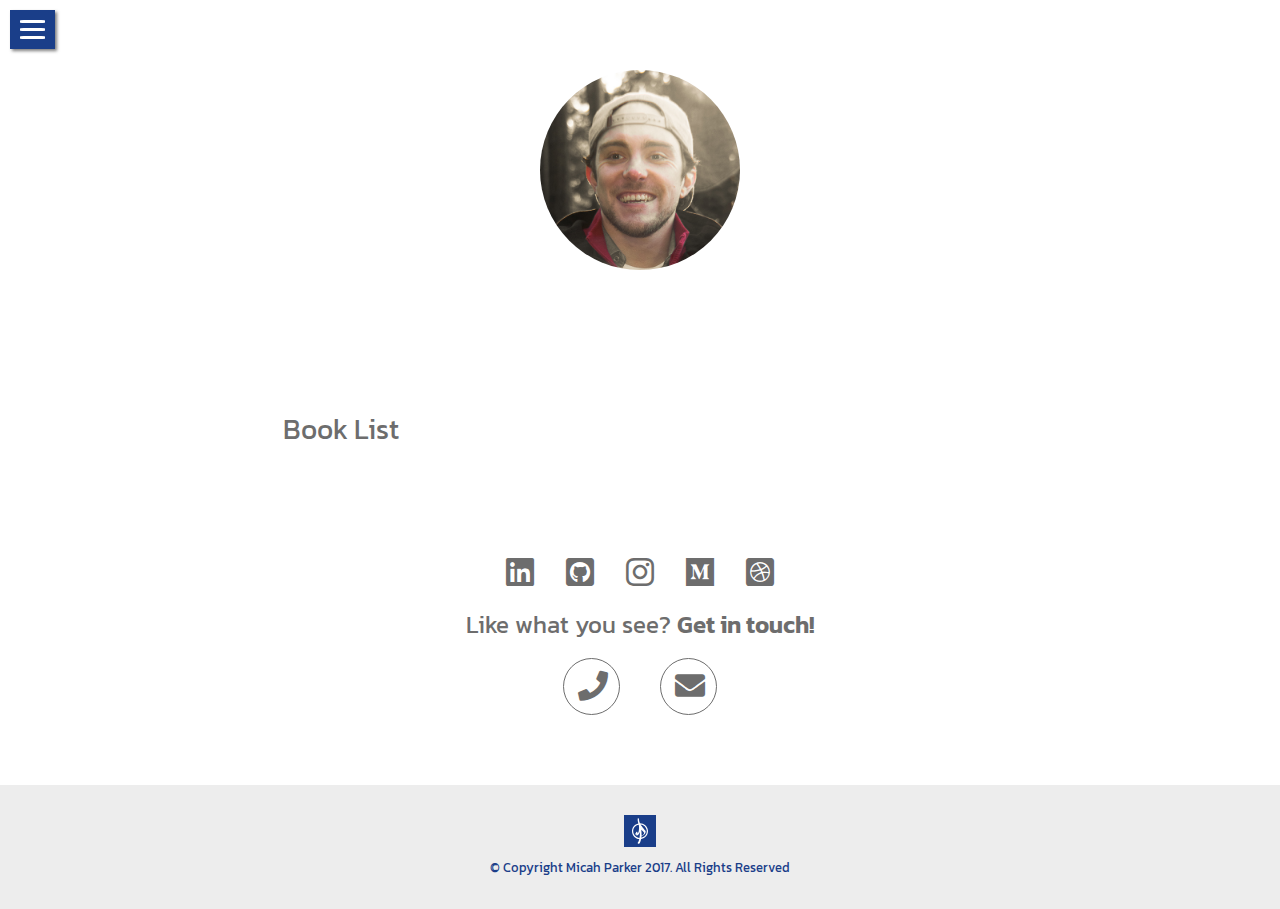
<file: books.html>
<!DOCTYPE html>
<html lang="en-US">
<head>
    <meta http-equiv="X-UA-Compatible" content="IE=Edge">
    <meta name="viewport" content="width=device-width,initial-scale=1">
    <meta charset="UTF-8">
    <title>Micah Parker - UX | UI | Visual | Development | Branding</title>
    <link href="https://fonts.googleapis.com/css?family=Kanit:200,300,300i,400,400i,600" rel="stylesheet">
    <link rel="stylesheet" type="text/css" href="css/normalize.css">
    <link href="css/fontawesome-all.css" rel="stylesheet">
    <link rel="stylesheet" type="text/css" href="css/styles.css">
    <link rel="stylesheet" type="text/css" href="css/portfoliopages.css">
  </head>
<body>
  <!-- Hamburger Nav -->
  <nav id="top">
    <div id="topNav" class="navigation">
      <span id="closebtn" onclick="navToggle()">
          <span class="line1"></span>
          <span class="line2"></span>
          <span class="line3"></span>
      </span>
      <ul class="menulist">
        <li><a class="menuitems" href="index.html"><img src="assets/images/homepage/mp-logo.svg" alt=""></a></li>
        <li><a class="menuitems" href="about.html" onClick="window.location.reload()">ABOUT</a></li>
        <li><a class="menuitems" href="index.html#portfolio">PORTFOLIO</a></li>
        <li><a class="menuitems" target="_blank" href="assets/images/pages/resume/micahparker_designer.pdf">RESUME</a></li>

      </ul>
    </div>
  </nav>
  <div id="shadowboxer">
  </div>
  <!-- Content -->
  <div class="container">
    <div class="portfolio_content">
      <section class="content aboutmepage">
        <div class="contact-avatar">
          <img src="assets/images/homepage/avatar_2.jpg" alt="Micah" onmouseover="rollover(this)" onmouseout="mouseaway(this)">
        </div>

        <div class="project-sect">
          <h4>Book List</h4>

        </div>
      </section>




<!-- GLOBAL CONTENT  -->
    <section id="contact">
      <div class="contact">
        <div class="social_links">
          <a href="https://www.linkedin.com/in/micahmpc/" target="_blank"><i class="fab fa-linkedin fa-sm"></i></a>
          <a href="https://github.com/Micahmpc" target="_blank"><i class="fab fa-github-square"></i></a>
          <a href="https://www.instagram.com/Micahmpc/" target="_blank"><i class="fab fa-instagram"></i></a>
          <a href="https://medium.com/@micah.mpc" target="_blank"><i class="fab fa-medium"></i></a>
          <a href="https://dribbble.com/micahmpc" target="_blank"><i class="fab fa-dribbble-square"></i></a>
        </div>

        <div class="contact_direct">
          <h2>Like what you see? <span style="font-weight: 600;">Get in touch!</span></h2>
          <div class="contact_direct_cell">
            <a href="tel:1-206-948-9644">
              <i class="fas fa-phone"></i>
            </a>
          </div>
          <div class="contact_direct_cell">
            <a href="mailto:micah.mpc@gmail.com">
              <i class="fas fa-envelope"></i>
            </a>
          </div>
        </div>
      </div>
    </section>
  </div>

  <footer>
    <img src="assets/images/homepage/mp-logo.svg" alt="@micahmpc"><h6>© Copyright Micah Parker 2017. All Rights Reserved</h6>
  </footer>


  <script src="scripts/projects.js"></script>
  <script src="scripts/global.js"></script>
  <!-- Global site tag (gtag.js) - Google Analytics -->
<script async src="https://www.googletagmanager.com/gtag/js?id=UA-111622996-1"></script>
<script>
  window.dataLayer = window.dataLayer || [];
  function gtag(){dataLayer.push(arguments);}
  gtag('js', new Date());

  gtag('config', 'UA-111622996-1');
</script>


</body>
</html>
</file>
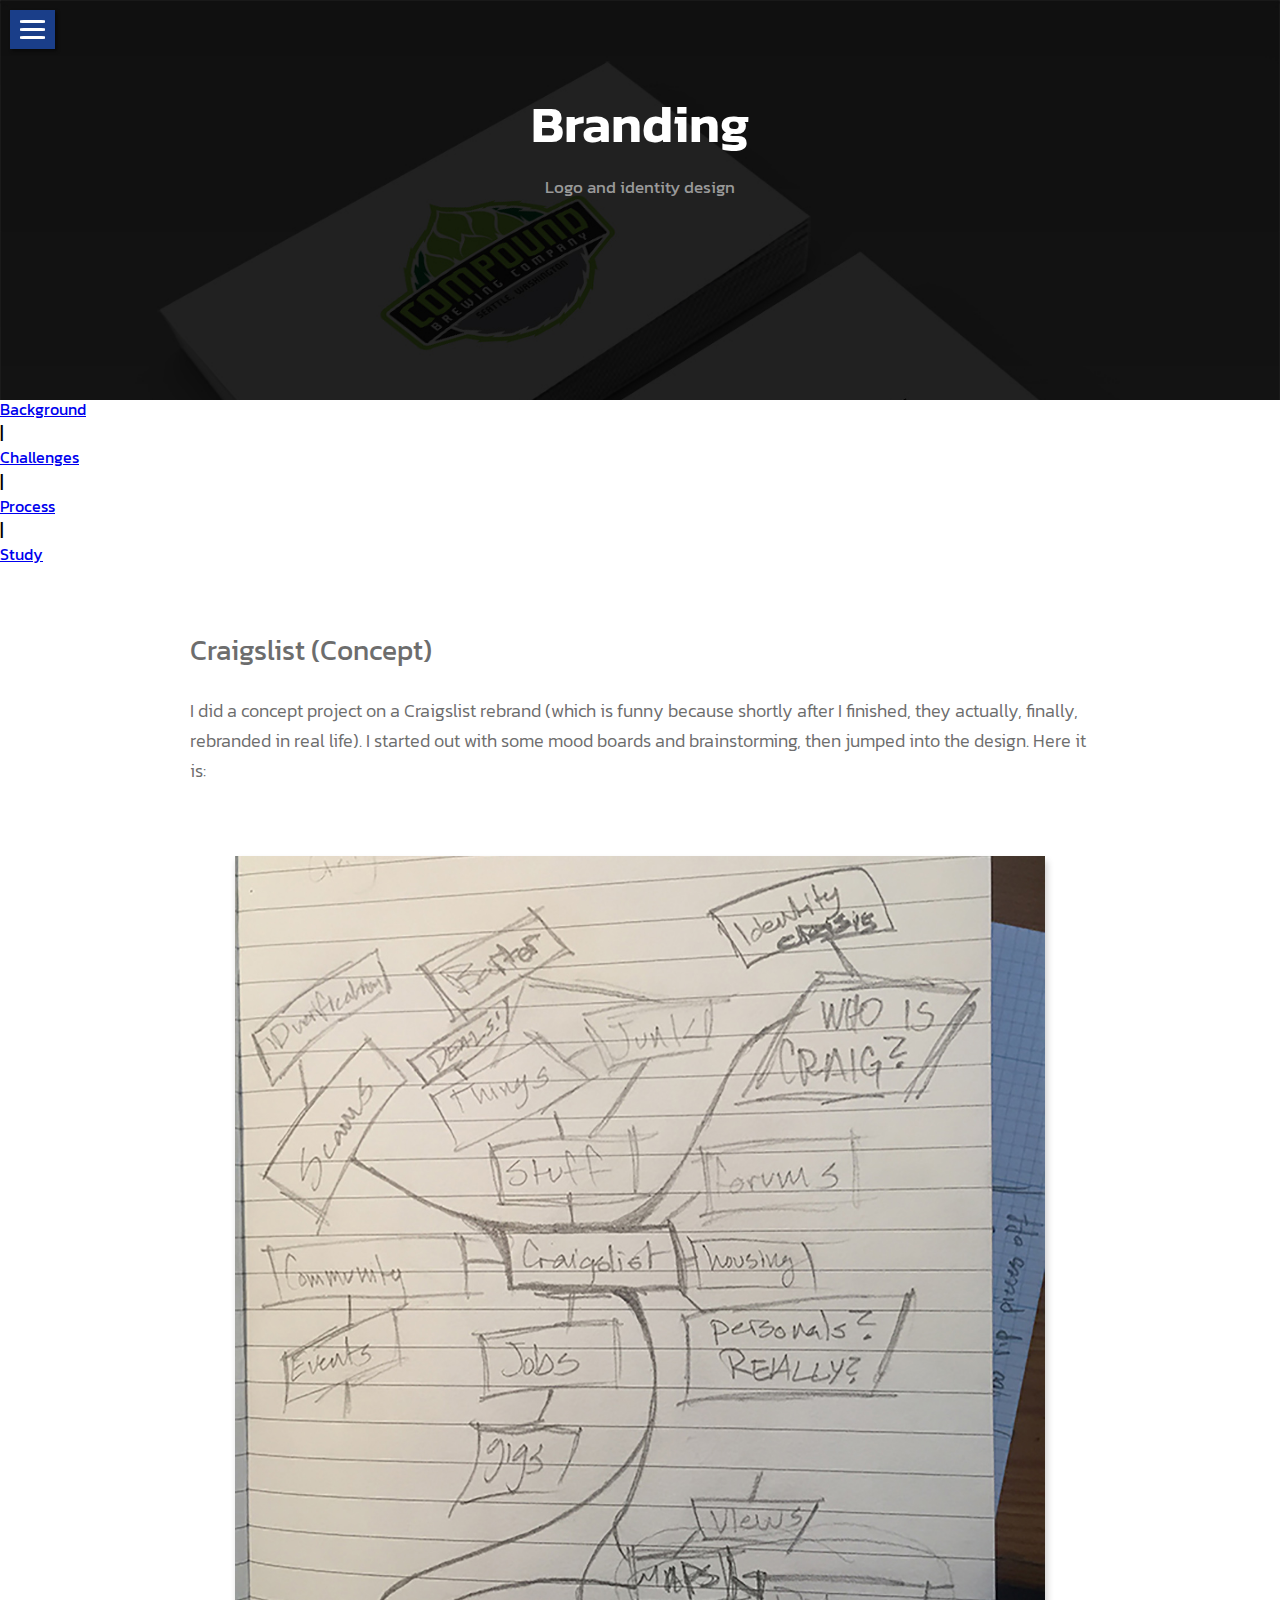
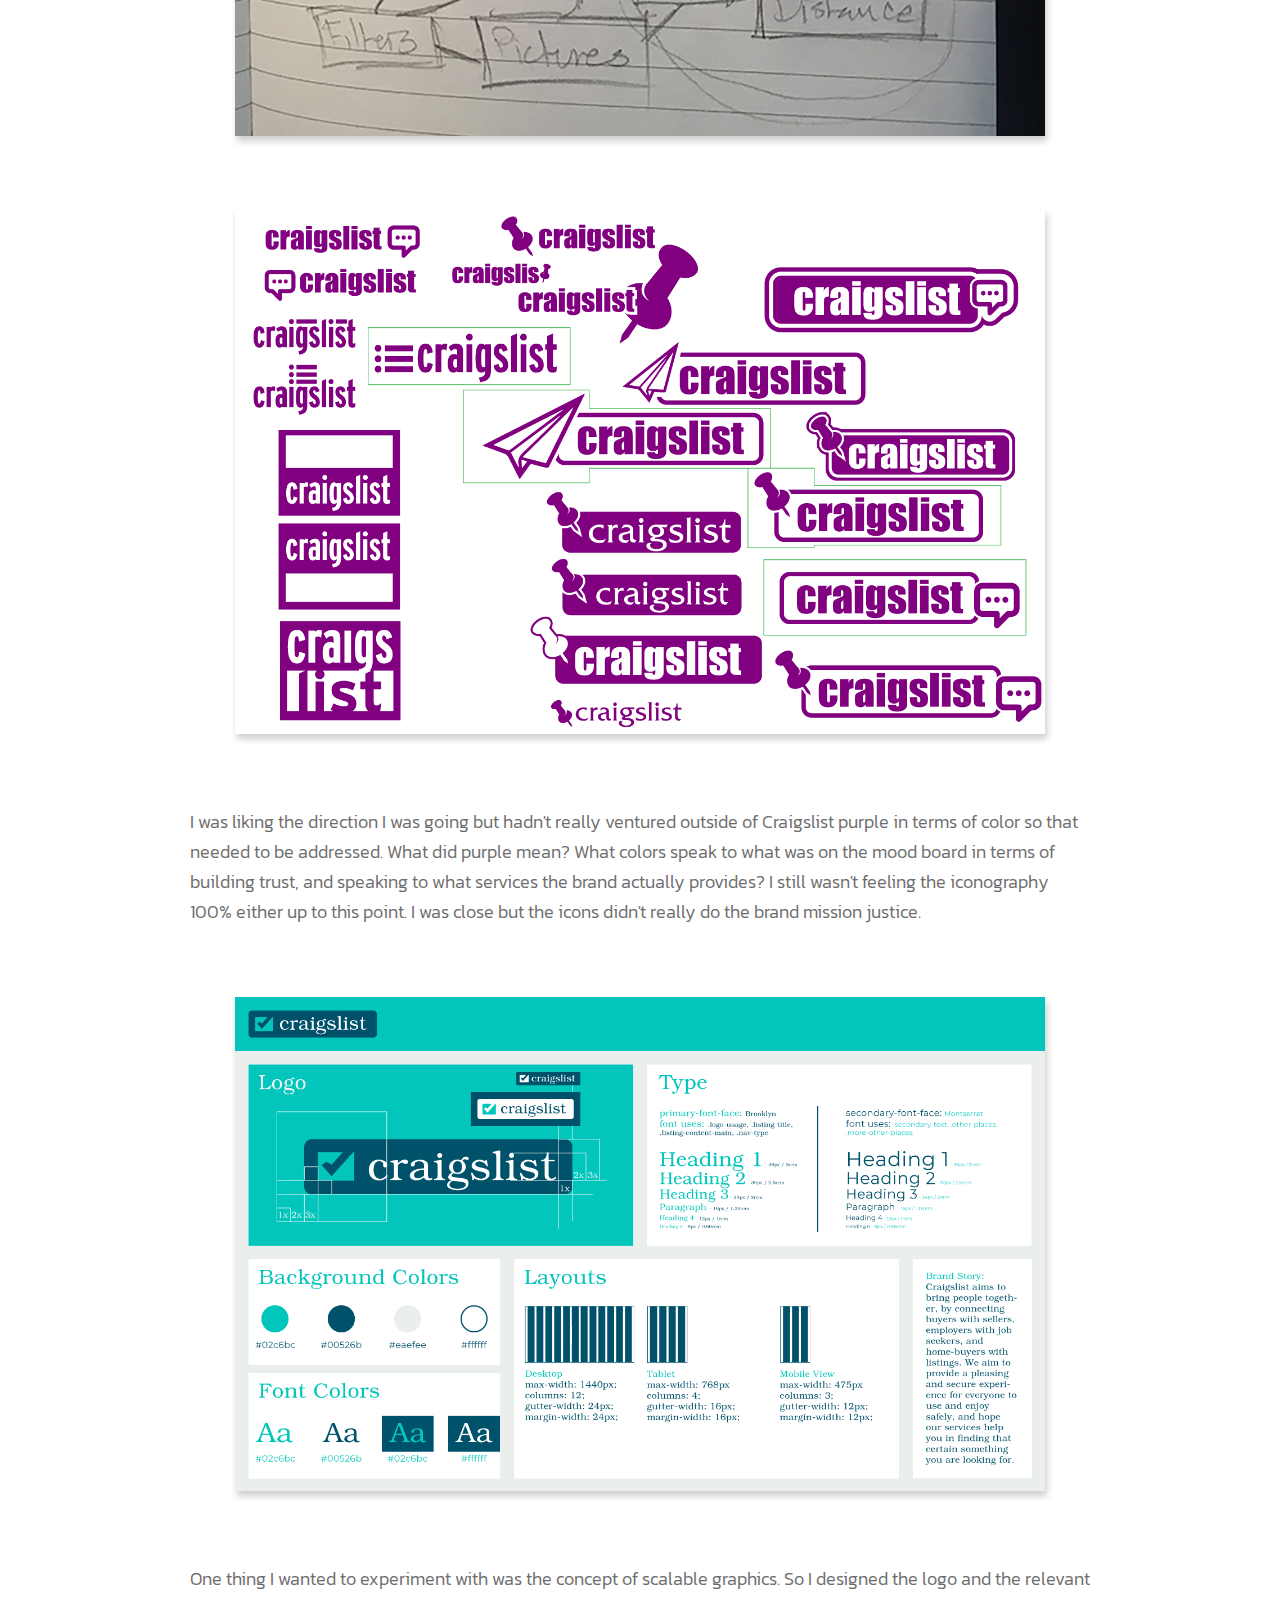
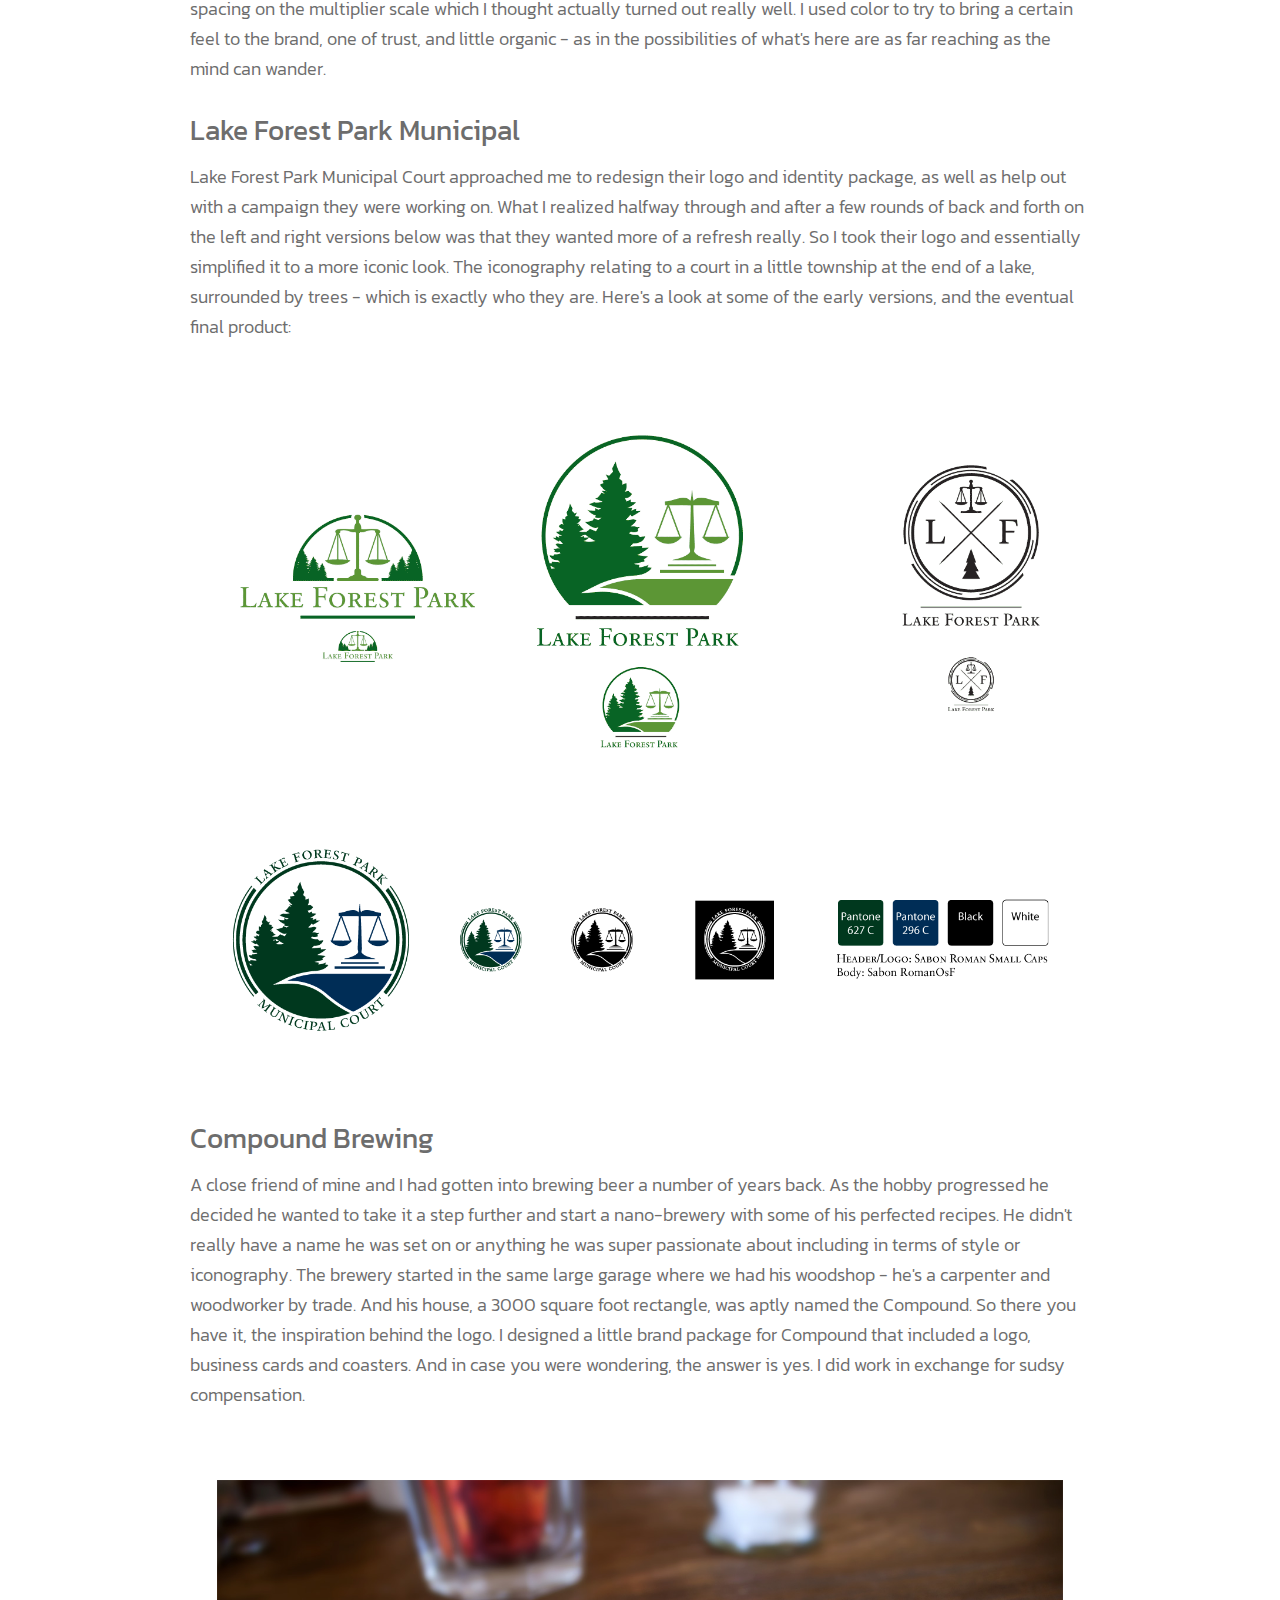
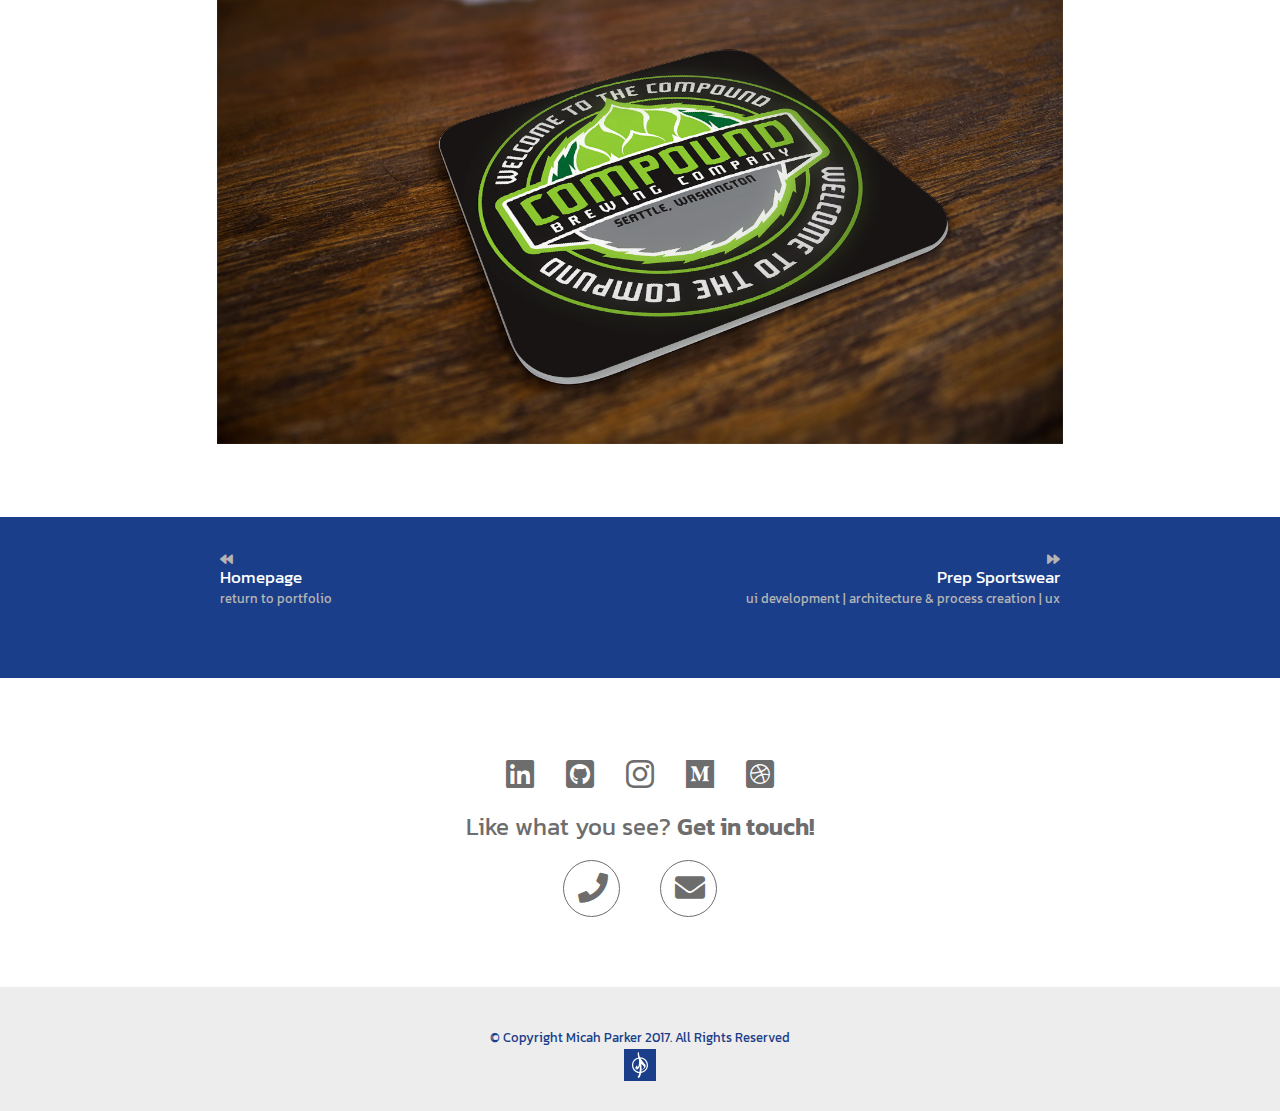
<file: branding.html>
<!DOCTYPE html>
<html lang="en-US">
<head>
    <meta http-equiv="X-UA-Compatible" content="IE=Edge">
    <meta name="viewport" content="width=device-width,initial-scale=1">
    <meta charset="UTF-8">
    <title>Micah Parker - UX | UI | Visual | Development | Branding</title>
    <link href="https://fonts.googleapis.com/css?family=Kanit:200,300,400,400i,600" rel="stylesheet">
    <link rel="stylesheet" type="text/css" href="css/normalize.css">
    <link href="css/fontawesome-all.css" rel="stylesheet">
    <link rel="stylesheet" type="text/css" href="css/styles.css">
    <link rel="stylesheet" type="text/css" href="css/portfoliopages.css">
  </head>
<body>
  <!-- Hamburger Nav -->
  <nav id="top">
    <div id="topNav" class="navigation">
      <span id="closebtn" onclick="navToggle()">
          <span class="line1"></span>
          <span class="line2"></span>
          <span class="line3"></span>
      </span>
      <ul class="menulist">
        <li><a class="menuitems" href="index.html"><img src="assets/images/homepage/mp-logo.svg" alt=""></a></li>
        <li><a class="menuitems" href="about.html">ABOUT</a></li>
        <li><a class="menuitems" href="index.html#work">PORTFOLIO</a></li>
        <li><a class="menuitems" target="_blank" href="assets/images/pages/resume/micahparker_designer.pdf">RESUME</a></li>

      </ul>
    </div>
  </nav>
  <div id="shadowboxer">
  </div>
  <!-- Content -->
  <div class="container">
    <div class="portfolio_content">
      <section class="hero" style="background: url(assets/images/pages/branding/branding_hero.jpg);">
        <div class="title">
          <h2>Branding</h2>
          <p>Logo and identity design</p>
        </div>
      </section>
      <div id="sec1" class="page-nav-block">
        <div class="page-nav">
          <a href="#sec1">Background</a>
          <p>|</p>
          <a href="#sec2">Challenges</a>
          <p>|</p>
          <a href="#sec3">Process</a>
          <p>|</p>
          <a href="#sec4">Study</a>
        </div>
      </div>
      <section class="content">
        <h4>Craigslist (Concept)</h4>
        <p>I did a concept project on a Craigslist rebrand (which is funny because shortly after I finished, they actually, finally, rebranded in real life). I started out with some mood boards and brainstorming, then jumped into the design. Here it is:
        </p>

        <div class="project-image">
          <img src="assets/images/pages/branding/cl_moodboard.jpg" alt="Youth Sports Product Page">
        </div>

        <div class="project-image">
          <img src="assets/images/pages/branding/craigslist_early.png" alt="Youth Sports Product Page">
        </div>

        <p>I was liking the direction I was going but hadn't really ventured outside of Craigslist purple in terms of color so that needed to be addressed. What did purple mean? What colors speak to what was on the mood board in terms of building trust, and speaking to what services the brand actually provides? I still wasn't feeling the iconography 100% either up to this point. I was close but the icons didn't really do the brand mission justice.
        </p>

        <div class="project-image">
          <img src="assets/images/pages/branding/cl_styleguide.png" alt="Youth Sports Product Page">
        </div>

        <p>One thing I wanted to experiment with was the concept of scalable graphics. So I designed the logo and the relevant spacing on the multiplier scale which I thought actually turned out really well. I used color to try to bring a certain feel to the brand, one of trust, and little organic - as in the possibilities of what's here are as far reaching as the mind can wander.</p>

        <!--  -->

        <h4>Lake Forest Park Municipal</h4>
        <p>Lake Forest Park Municipal Court approached me to redesign their logo and identity package, as well as help out with a campaign they were working on. What I realized halfway through and after a few rounds of back and forth on the left and right versions below was that they wanted more of a refresh really. So I took their logo and essentially simplified it to a more iconic look. The iconography relating to a court in a little township at the end of a lake, surrounded by trees - which is exactly who they are. Here's a look at some of the early versions, and the eventual final product:
        </p>

        <div class="device-mockup">
          <img src="assets/images/pages/branding/lfp_earlyversions.png" alt="Youth Sports Product Page">
        </div>

        <div class="device-mockup">
          <img src="assets/images/pages/branding/lfp-identity.png" alt="Youth Sports Product Page">
        </div>

        <h4>Compound Brewing</h4>
        <p>A close friend of mine and I had gotten into brewing beer a number of years back. As the hobby progressed he decided he wanted to take it a step further and start a nano-brewery with some of his perfected recipes. He didn't really have a name he was set on or anything he was super passionate about including in terms of style or iconography. The brewery started in the same large garage where we had his woodshop - he's a carpenter and woodworker by trade. And his house, a 3000 square foot rectangle, was aptly named the Compound. So there you have it, the inspiration behind the logo. I designed a little brand package for Compound that included a logo, business cards and coasters. And in case you were wondering, the answer is yes. I did work in exchange for sudsy compensation.
        </p>

        <div class="device-mockup">
          <img src="assets/images/pages/branding/compound_coaster.jpg" alt="Youth Sports Product Page">
        </div>

      </section>

      <div class="next-proj-block">
        <div class="cell">
          <a href="#">
            <div class="last-proj">
              <h6><i class="fas fa-backward" style="padding-right: 5px;"></i></h6>
              <h3>Homepage</h3>
              <p>return to portfolio</p>
              </div>
          </a>
          <a href="#">
            <div class="next-proj">
              <h6><i class="fas fa-forward" style="padding-left: 5px;"></i></h6>
              <h3>Prep Sportswear</h3>
              <p>ui development | architecture & process creation | ux</p>
            </div>
          </a>
        </div>
      </div>





    </div>




<!-- GLOBAL CONTENT  -->
    <section id="contact">
      <div class="contact">
        <div class="social_links">
          <a href="https://www.linkedin.com/in/micahmpc/" target="_blank"><i class="fab fa-linkedin fa-sm"></i></a>
          <a href="https://github.com/Micahmpc" target="_blank"><i class="fab fa-github-square"></i></a>
          <a href="https://www.instagram.com/Micahmpc/" target="_blank"><i class="fab fa-instagram"></i></a>
          <a href="https://medium.com/@micah.mpc" target="_blank"><i class="fab fa-medium"></i></a>
          <a href="https://dribbble.com/micahmpc" target="_blank"><i class="fab fa-dribbble-square"></i></a>
        </div>

        <div class="contact_direct">
          <h2>Like what you see? <span style="font-weight: 600;">Get in touch!</span></h2>
          <div class="contact_direct_cell">
            <a href="tel:1-206-948-9644">
              <i class="fas fa-phone"></i>
            </a>
          </div>
          <div class="contact_direct_cell">
            <a href="mailto:micah.mpc@gmail.com">
              <i class="fas fa-envelope"></i>
            </a>
          </div>
        </div>
      </div>
    </section>
  </div>
    <footer>
      <h6>© Copyright Micah Parker 2017. All Rights Reserved</h6>
      <img src="assets/images/homepage/mp-logo.svg" alt="@micahmpc">
    </footer>


  <script src="scripts/projects.js"></script>
  <script src="scripts/global.js"></script>
  <!-- Global site tag (gtag.js) - Google Analytics -->
  <script async src="https://www.googletagmanager.com/gtag/js?id=UA-111622996-1"></script>
  <script>
    window.dataLayer = window.dataLayer || [];
    function gtag(){dataLayer.push(arguments);}
    gtag('js', new Date());

    gtag('config', 'UA-111622996-1');
  </script>

</body>
</html>
</file>
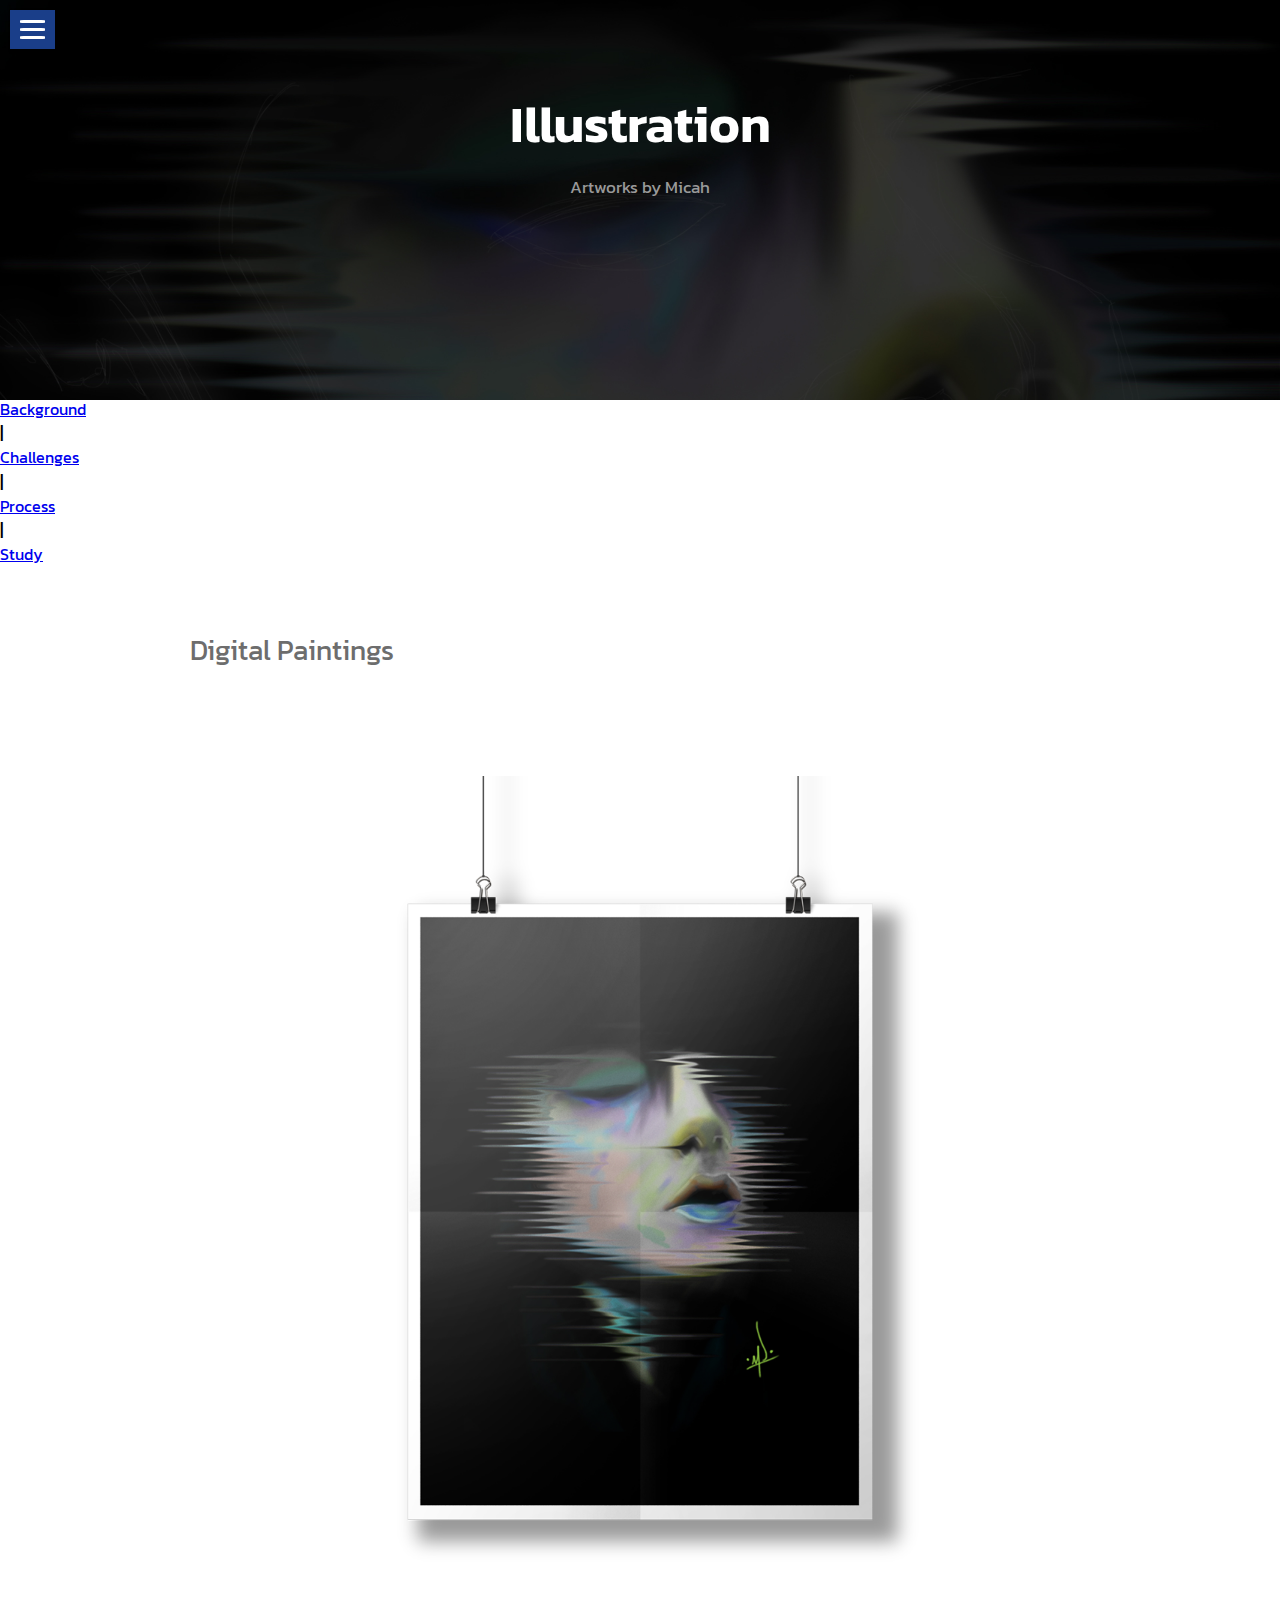
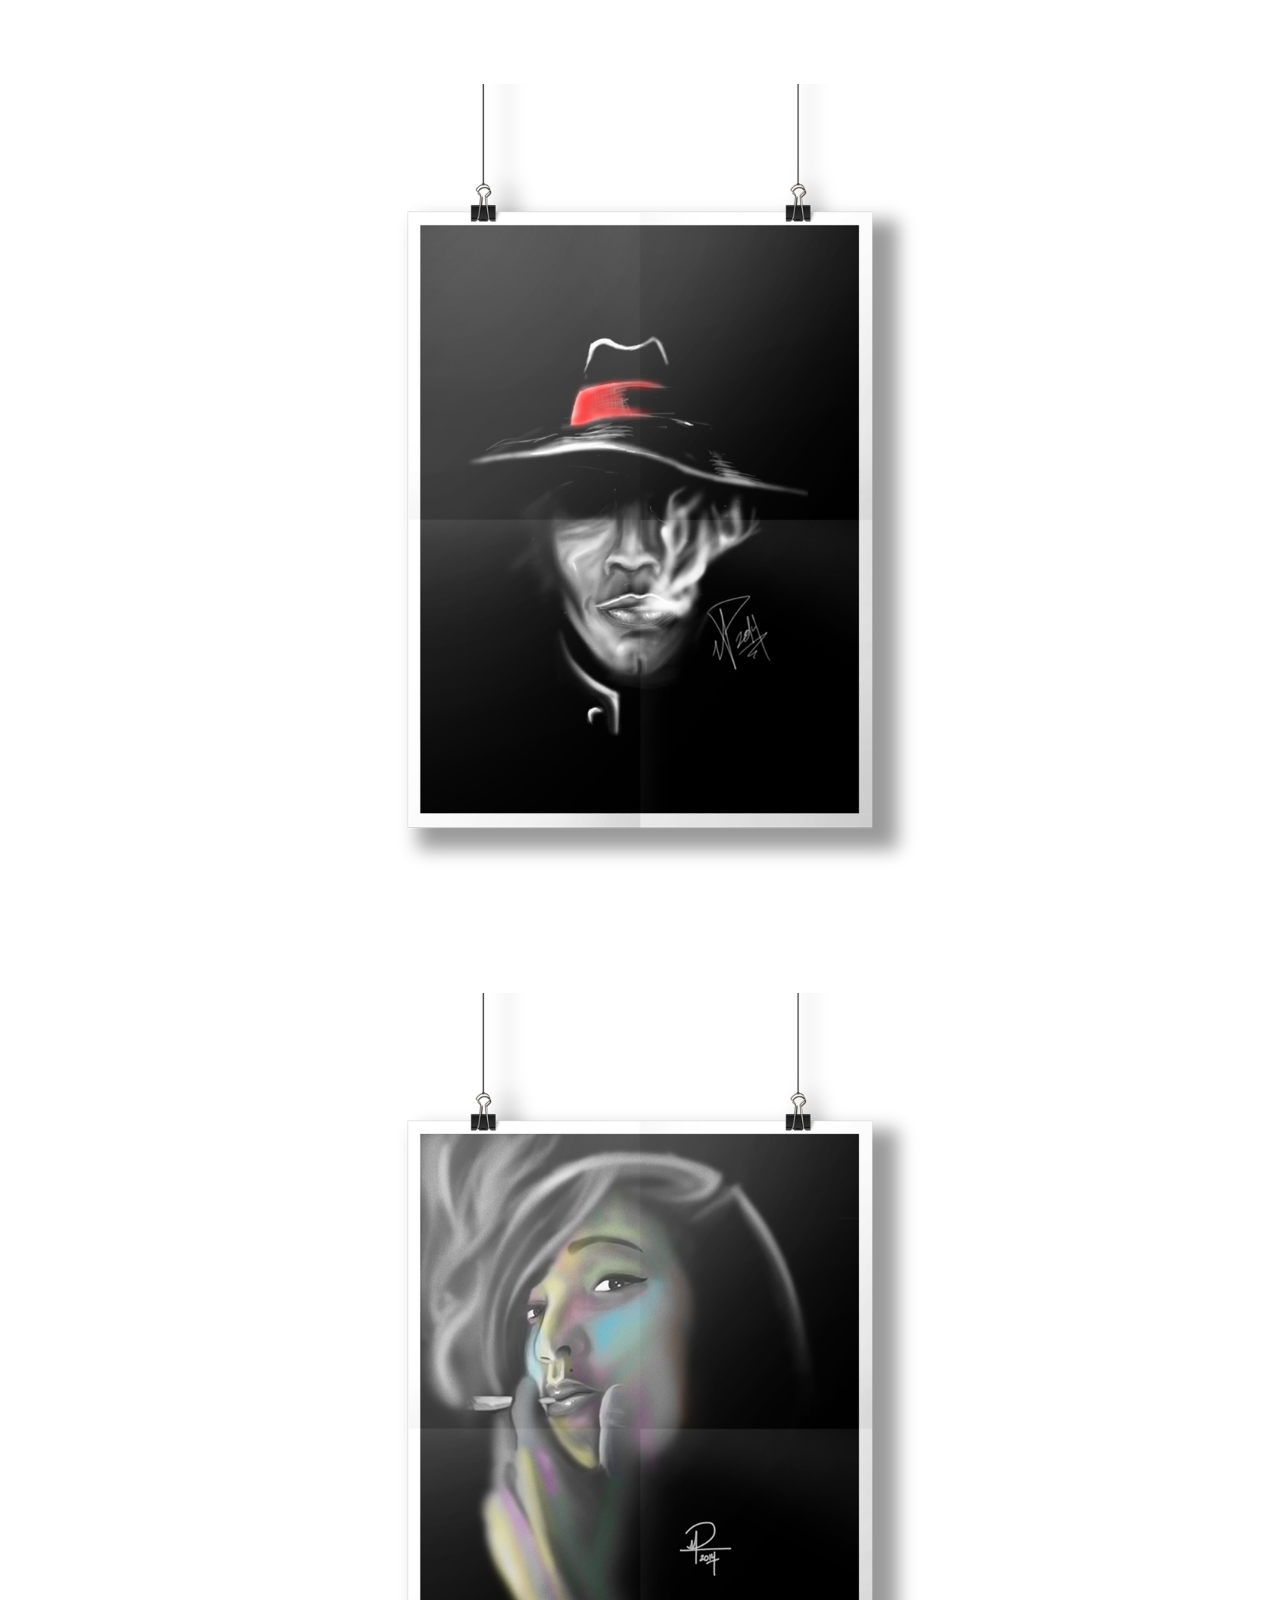
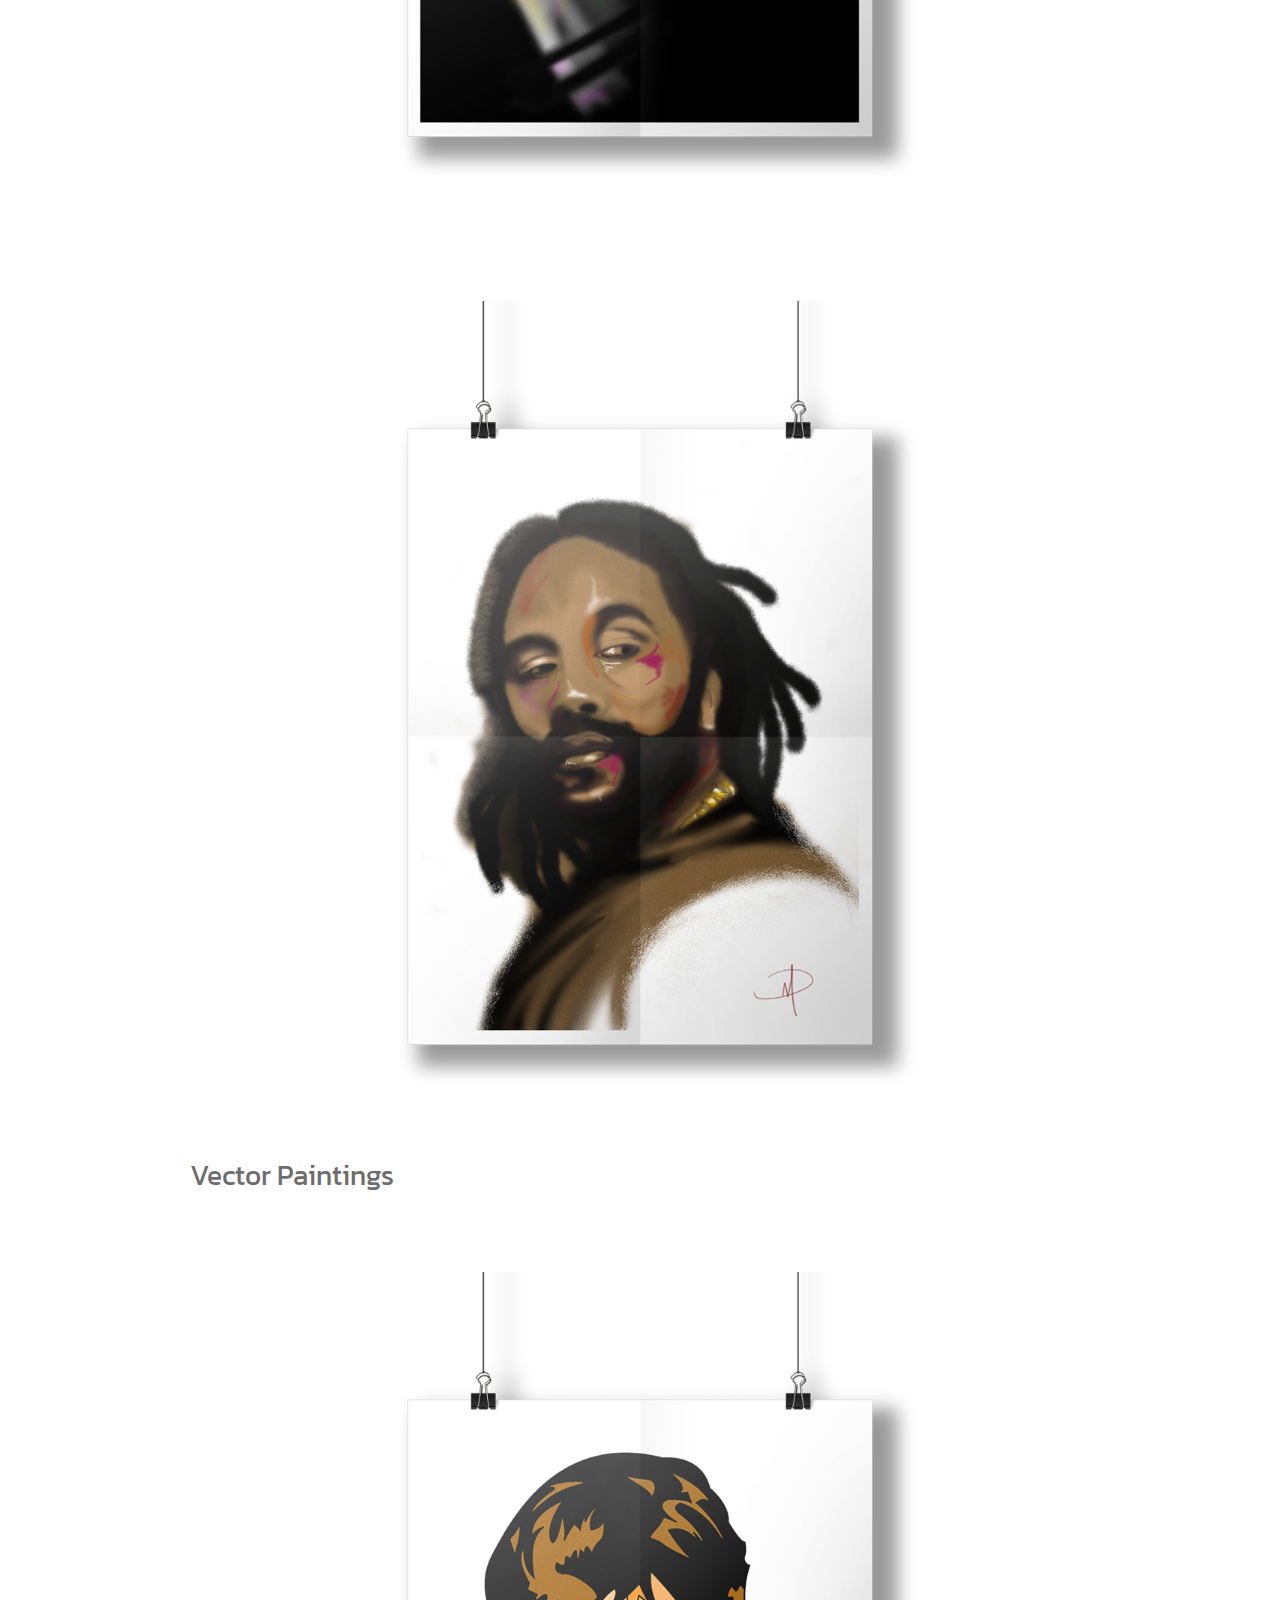
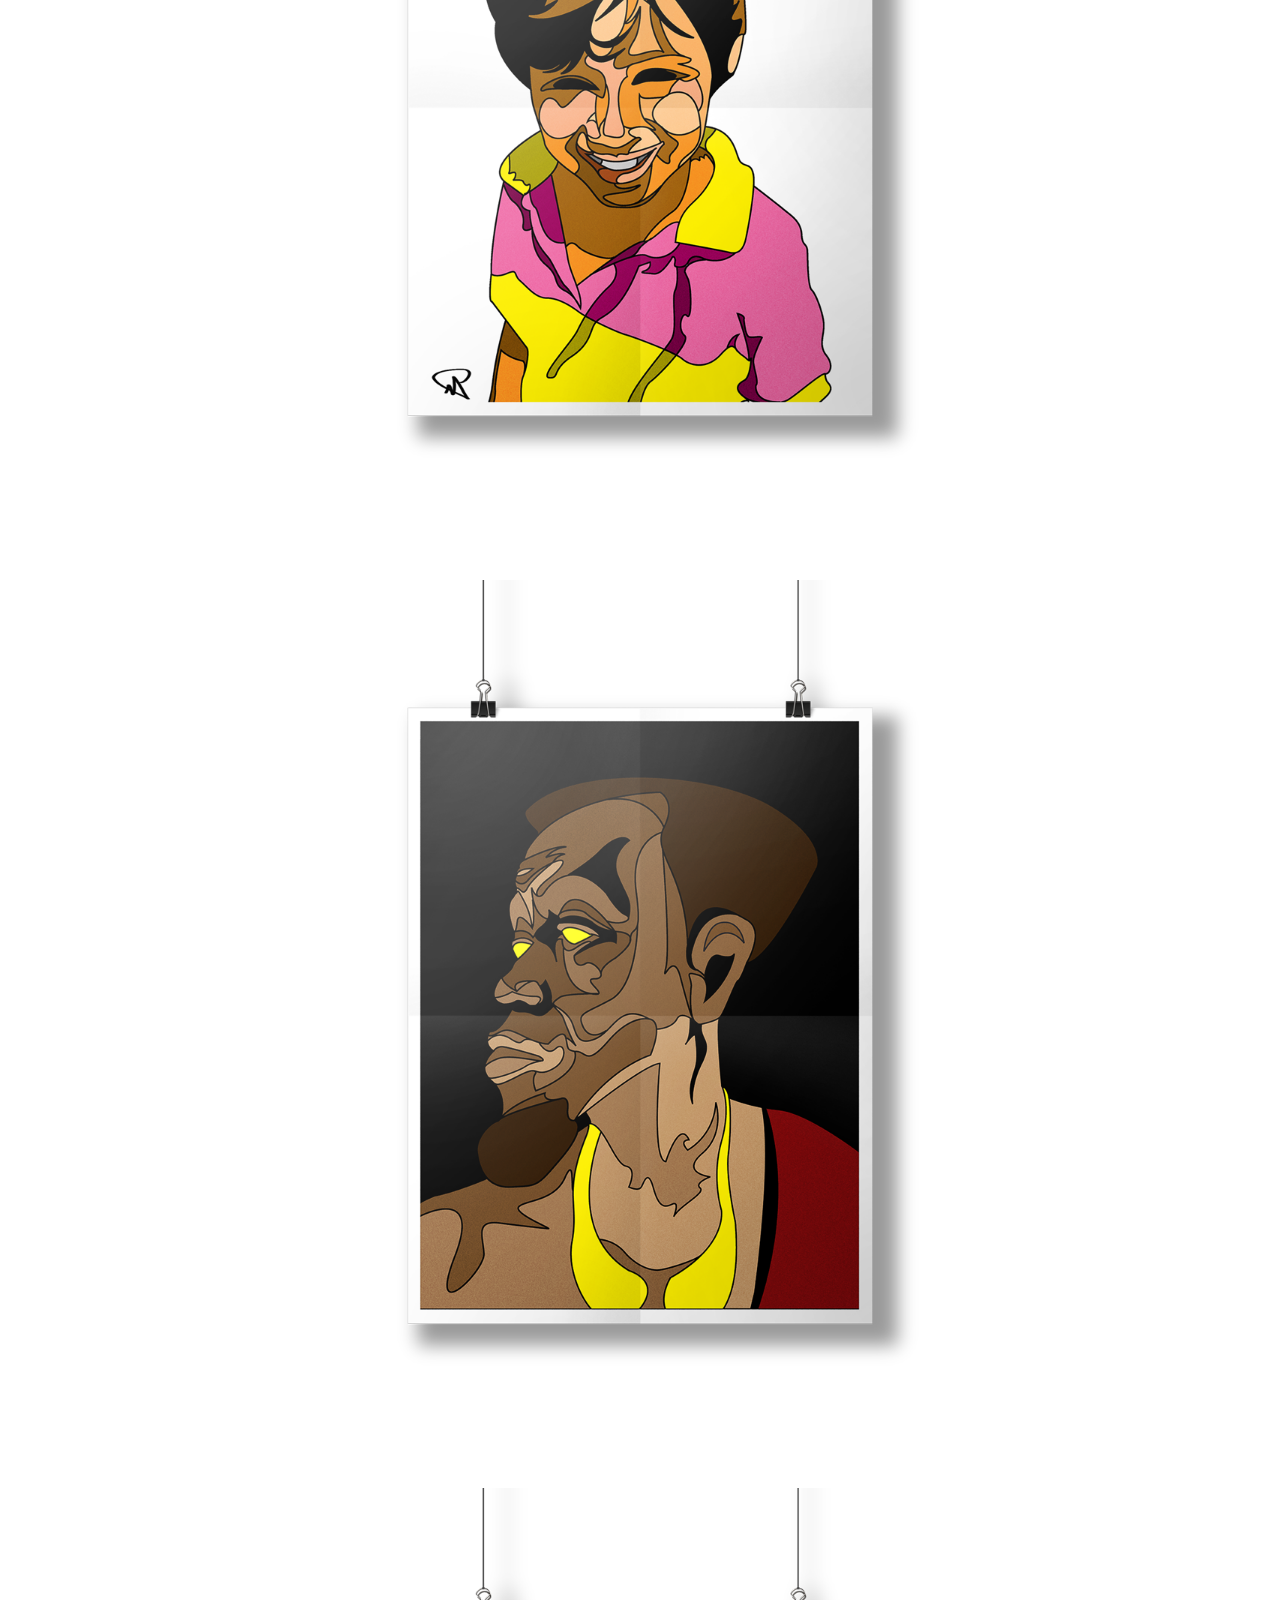
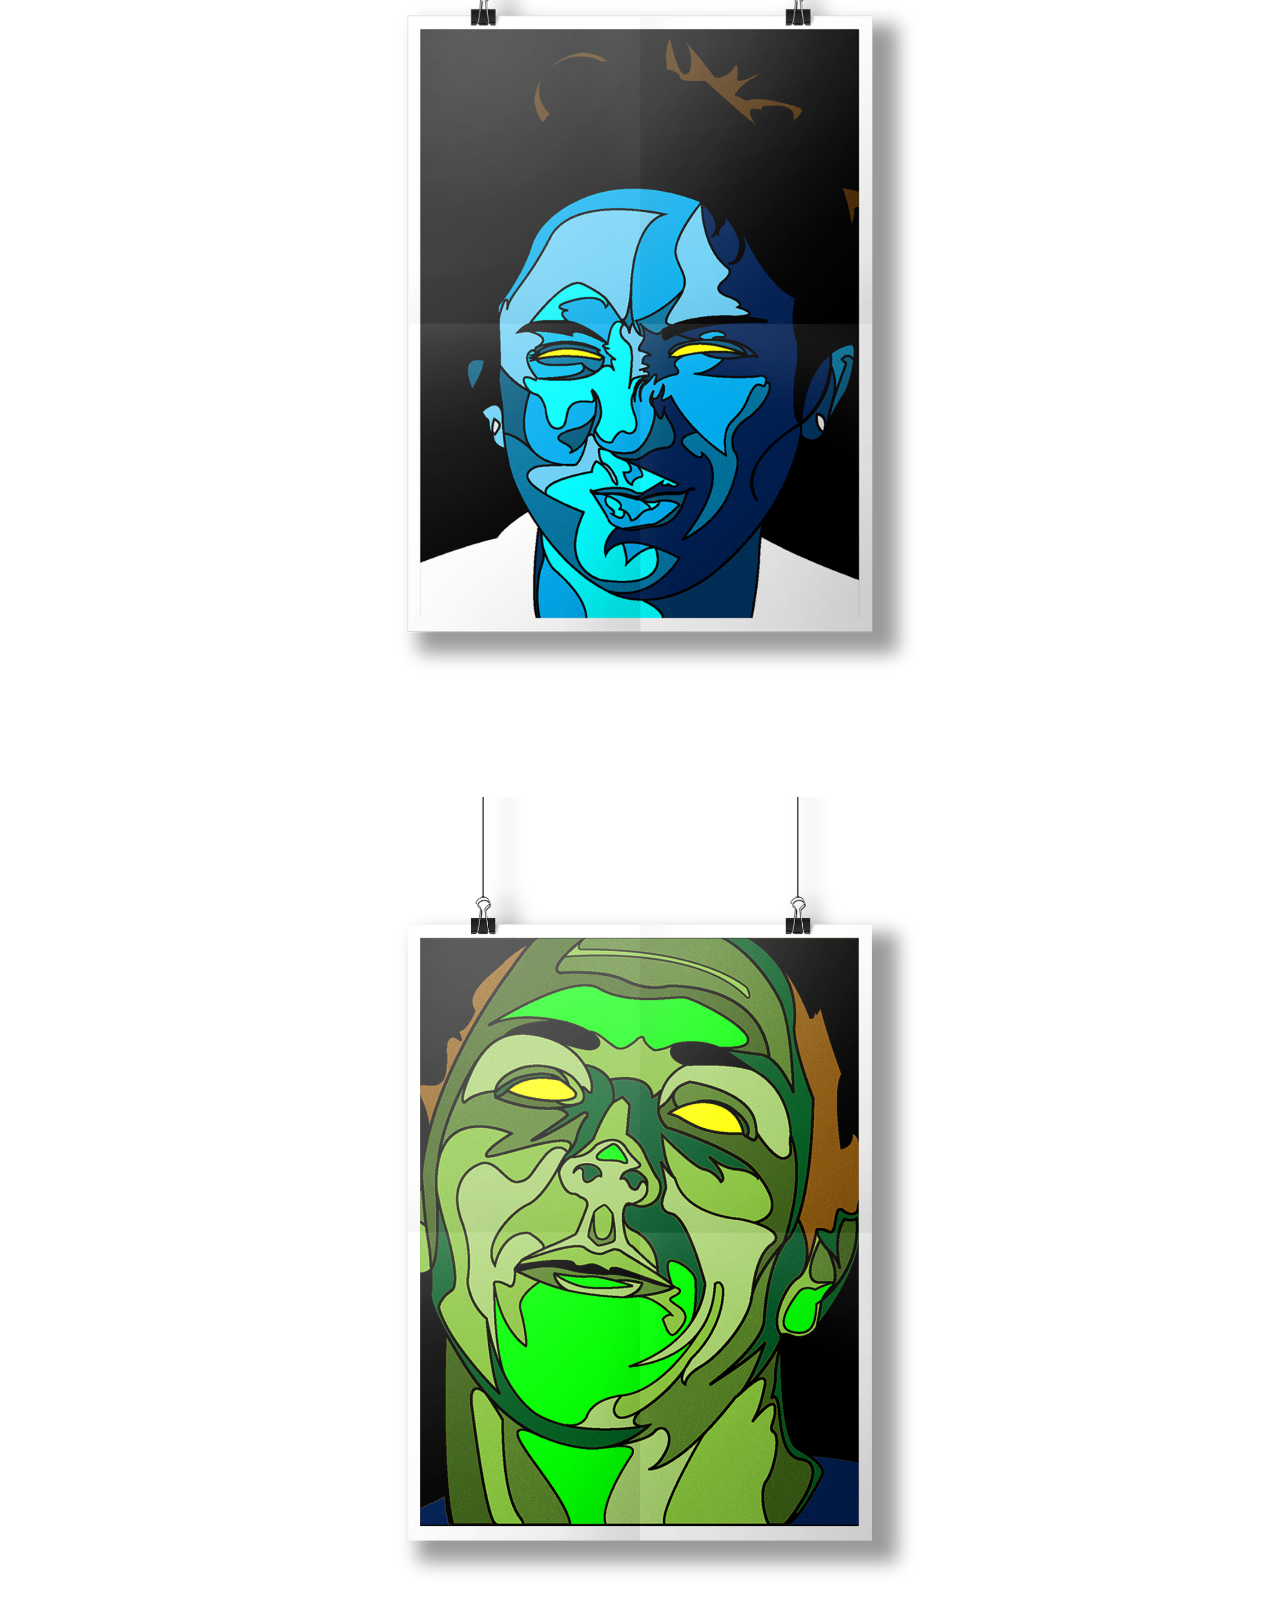
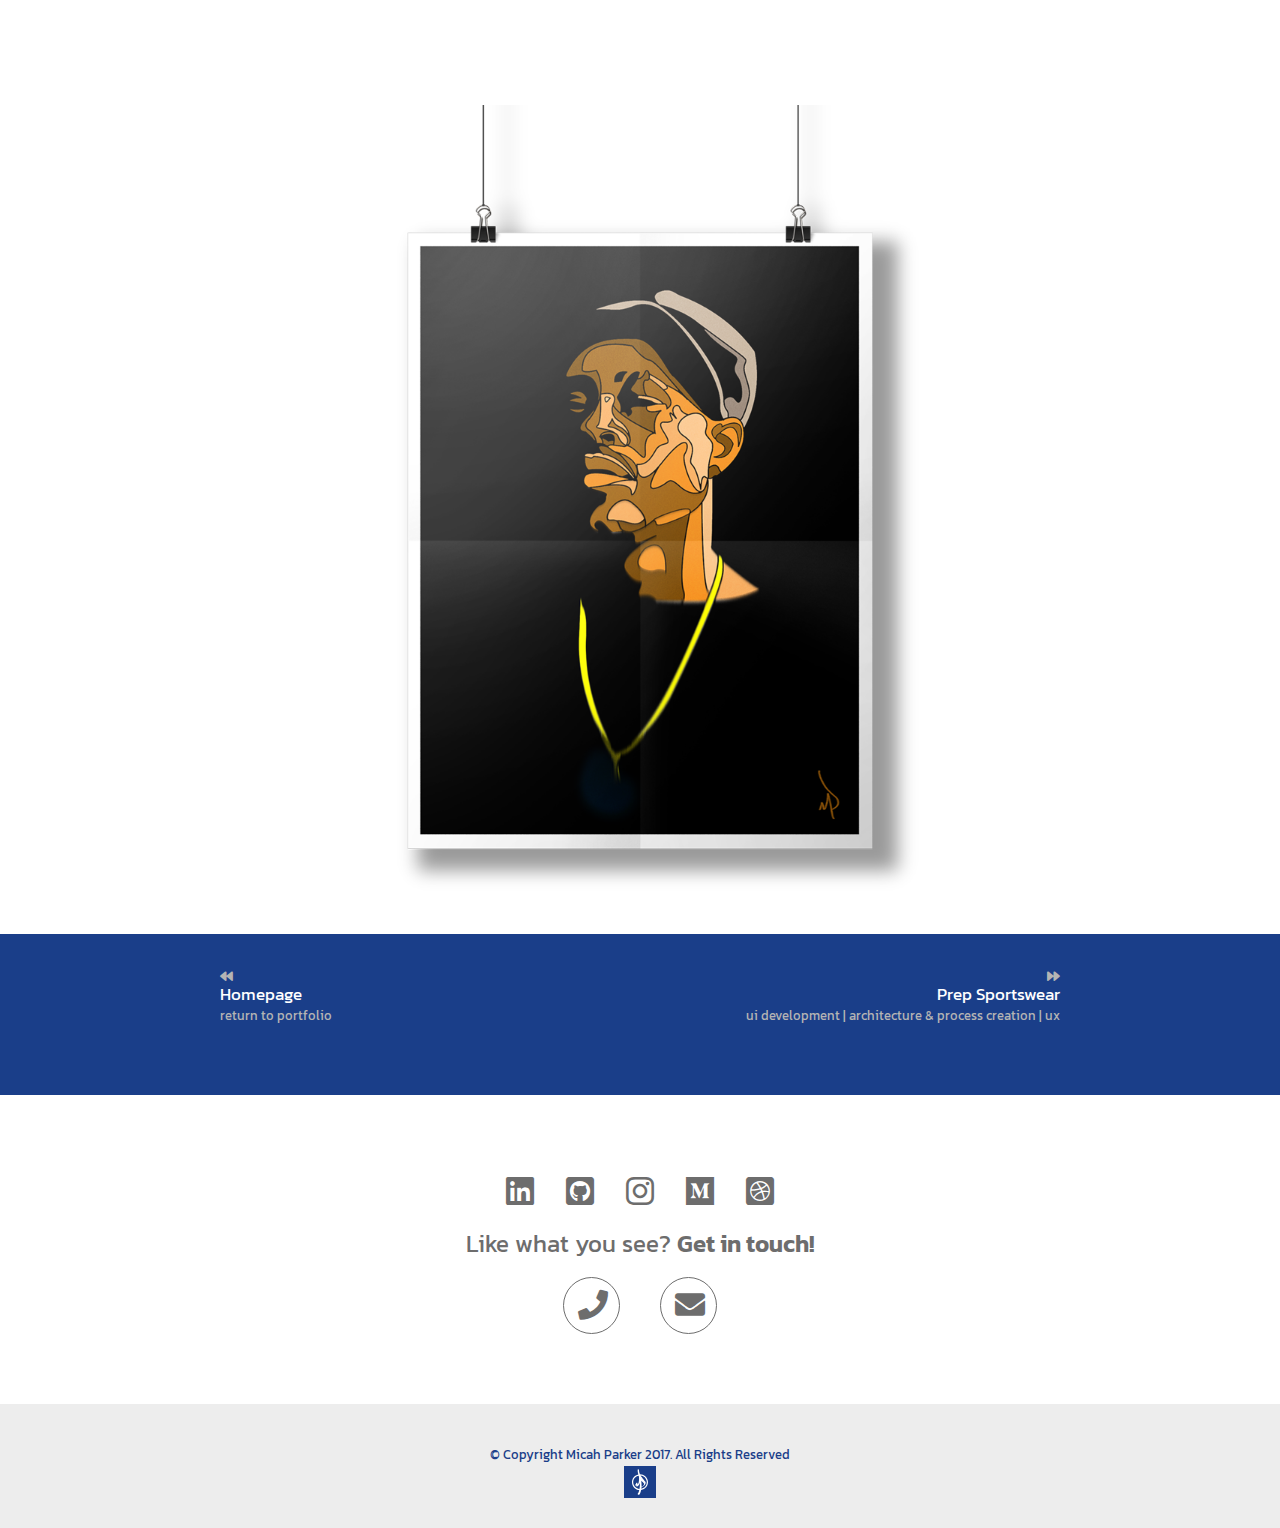
<file: illustration.html>
<!DOCTYPE html>
<html lang="en-US">
<head>
    <meta http-equiv="X-UA-Compatible" content="IE=Edge">
    <meta name="viewport" content="width=device-width,initial-scale=1">
    <meta charset="UTF-8">
    <title>Micah Parker - OurDrive (concept)</title>
    <link href="https://fonts.googleapis.com/css?family=Kanit:200,300,400,400i,600" rel="stylesheet">
    <link rel="stylesheet" type="text/css" href="css/normalize.css">
    <link href="css/fontawesome-all.css" rel="stylesheet">
    <link rel="stylesheet" type="text/css" href="css/styles.css">
    <link rel="stylesheet" type="text/css" href="css/portfoliopages.css">
  </head>
<body>
  <!-- Hamburger Nav -->
  <nav id="top">
    <div id="topNav" class="navigation">
      <span id="closebtn" onclick="navToggle()">
          <span class="line1"></span>
          <span class="line2"></span>
          <span class="line3"></span>
      </span>
      <ul class="menulist">
        <li><a class="menuitems" href="index.html"><img src="assets/images/homepage/mp-logo.svg" alt=""></a></li>
        <li><a class="menuitems" href="about.html">ABOUT</a></li>
        <li><a class="menuitems" href="index.html#work">PORTFOLIO</a></li>
        <li><a class="menuitems" target="_blank" href="assets/images/pages/resume/micahparker_designer.pdf">RESUME</a></li>

      </ul>
    </div>
  </nav>
  <div id="shadowboxer">
  </div>
  <!-- Content -->
  <div class="container">
    <div class="portfolio_content">
      <section class="hero" style="background: url(assets/images/pages/illustration/illustration_hero.jpg);">
        <div class="title">
          <h2>Illustration</h2>
          <p>Artworks by Micah</p>
        </div>
      </section>
      <div id="sec1" class="page-nav-block">
        <div class="page-nav">
          <a href="#sec1">Background</a>
          <p>|</p>
          <a href="#sec2">Challenges</a>
          <p>|</p>
          <a href="#sec3">Process</a>
          <p>|</p>
          <a href="#sec4">Study</a>
        </div>
      </div>
      <section class="content">
        <h4>Digital Paintings</h4>

        <div class="illustration-mockup">
          <img src="assets/images/pages/illustration/girl.png" alt="Homepage">
        </div>

        <div class="illustration-mockup">
          <img src="assets/images/pages/illustration/smoker.png" alt="Homepage">
        </div>

        <div class="illustration-mockup">
          <img src="assets/images/pages/illustration/girl_smoker.png" alt="Homepage">
        </div>

        <div class="illustration-mockup">
          <img src="assets/images/pages/illustration/kymani.png" alt="Homepage">
        </div>

        <h4>Vector Paintings</h4>

        <div class="illustration-mockup">
          <img src="assets/images/pages/illustration/sharif.png" alt="Homepage">
        </div>

        <div class="illustration-mockup">
          <img src="assets/images/pages/illustration/shaman.png" alt="Homepage">
        </div>

        <div class="illustration-mockup">
          <img src="assets/images/pages/illustration/squinter.png" alt="Homepage">
        </div>

        <div class="illustration-mockup">
          <img src="assets/images/pages/illustration/zombie_pete.png" alt="Homepage">
        </div>

        <div class="illustration-mockup">
          <img src="assets/images/pages/illustration/guru.png" alt="Homepage">
        </div>

      </section>

      <div class="next-proj-block">
        <div class="cell">
          <a href="#">
            <div class="last-proj">
              <h6><i class="fas fa-backward" style="padding-right: 5px;"></i></h6>
              <h3>Homepage</h3>
              <p>return to portfolio</p>
              </div>
          </a>
          <a href="#">
            <div class="next-proj">
              <h6><i class="fas fa-forward" style="padding-left: 5px;"></i></h6>
              <h3>Prep Sportswear</h3>
              <p>ui development | architecture & process creation | ux</p>
            </div>
          </a>
        </div>
      </div>


    </div>




<!-- GLOBAL CONTENT  -->
    <section id="contact">
      <div class="contact">
        <div class="social_links">
          <a href="https://www.linkedin.com/in/micahmpc/" target="_blank"><i class="fab fa-linkedin fa-sm"></i></a>
          <a href="https://github.com/Micahmpc" target="_blank"><i class="fab fa-github-square"></i></a>
          <a href="https://www.instagram.com/Micahmpc/" target="_blank"><i class="fab fa-instagram"></i></a>
          <a href="https://medium.com/@micah.mpc" target="_blank"><i class="fab fa-medium"></i></a>
          <a href="https://dribbble.com/micahmpc" target="_blank"><i class="fab fa-dribbble-square"></i></a>
        </div>

        <div class="contact_direct">
          <h2>Like what you see? <span style="font-weight: 600;">Get in touch!</span></h2>
          <div class="contact_direct_cell">
            <a href="tel:1-206-948-9644">
              <i class="fas fa-phone"></i>
            </a>
          </div>
          <div class="contact_direct_cell">
            <a href="mailto:micah.mpc@gmail.com">
              <i class="fas fa-envelope"></i>
            </a>
          </div>
        </div>
      </div>
    </section>
  </div>
    <footer>
      <h6>© Copyright Micah Parker 2017. All Rights Reserved</h6>
      <img src="assets/images/homepage/mp-logo.svg" alt="@micahmpc">
    </footer>
  </div>


  <script src="scripts/projects.js"></script>
  <script src="scripts/global.js"></script>
  <!-- Global site tag (gtag.js) - Google Analytics -->
<script async src="https://www.googletagmanager.com/gtag/js?id=UA-111622996-1"></script>
<script>
  window.dataLayer = window.dataLayer || [];
  function gtag(){dataLayer.push(arguments);}
  gtag('js', new Date());

  gtag('config', 'UA-111622996-1');
</script>

</body>
</html>
</file>
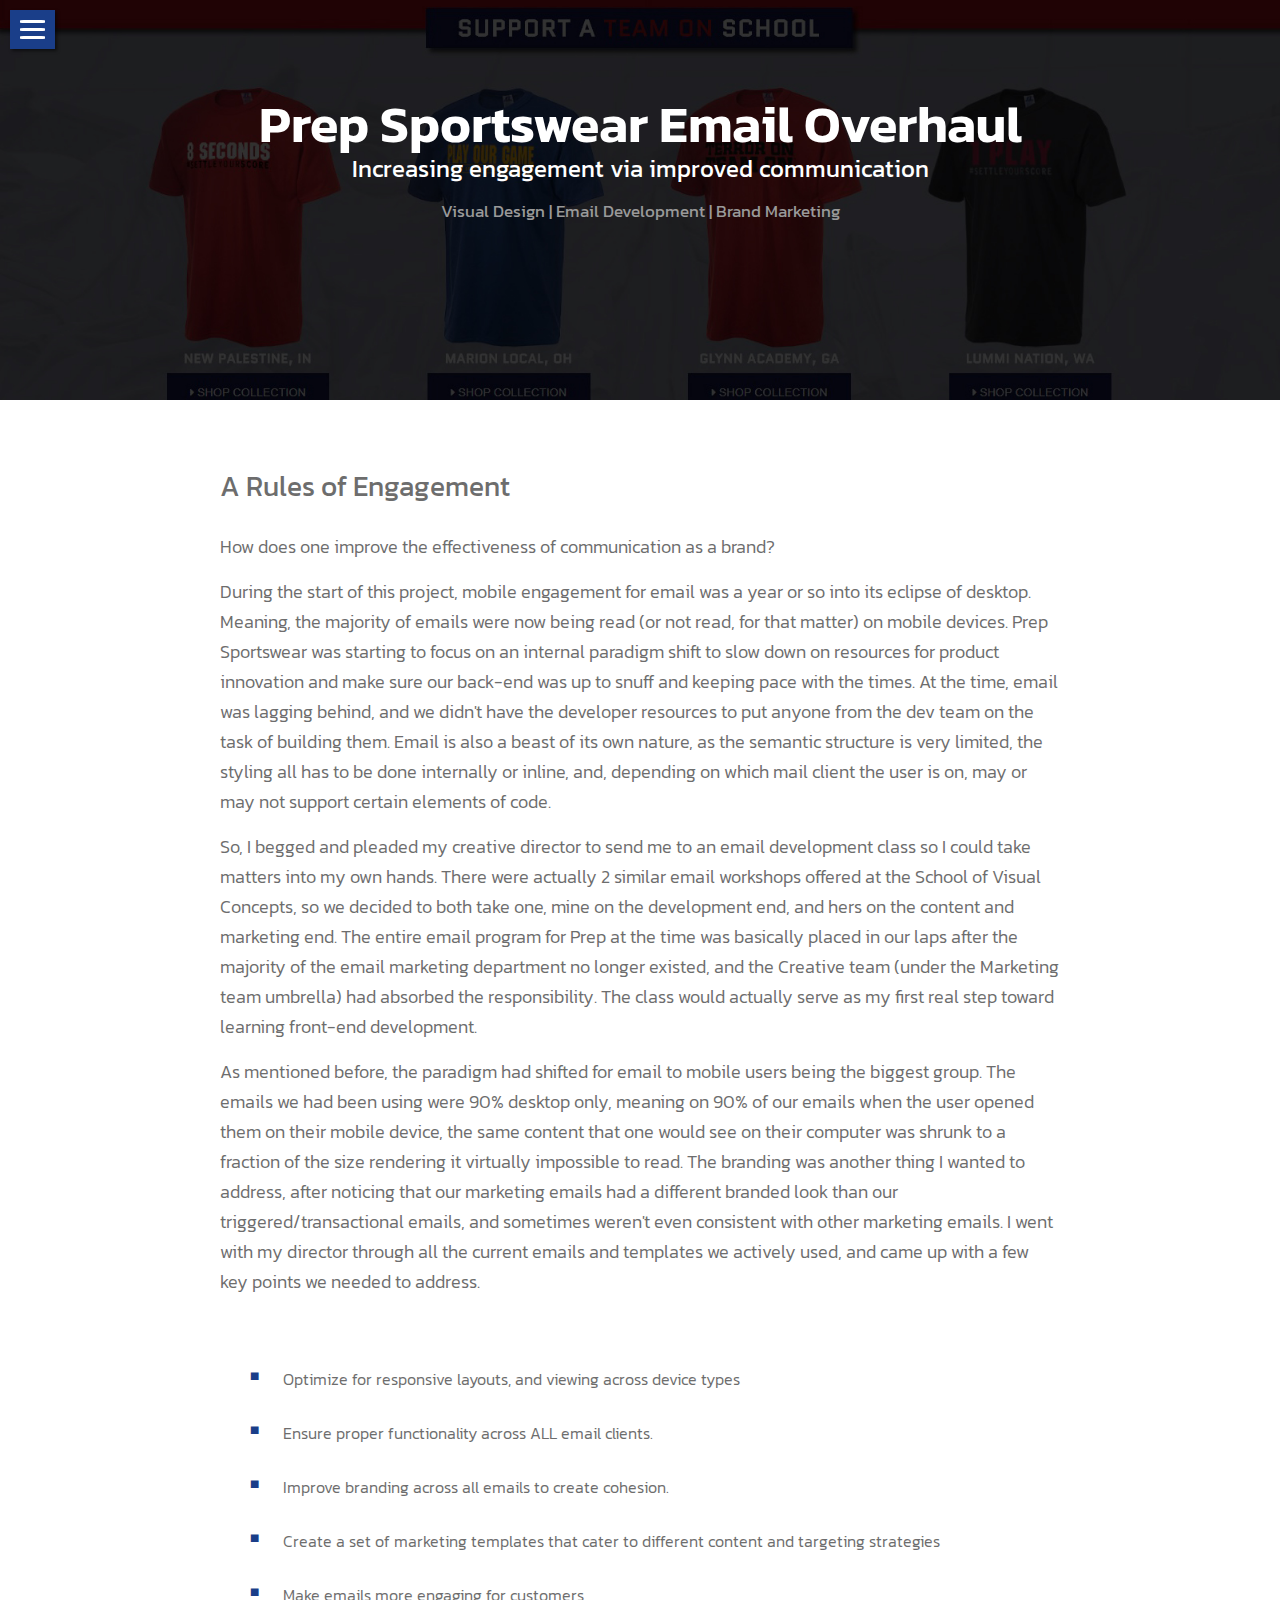
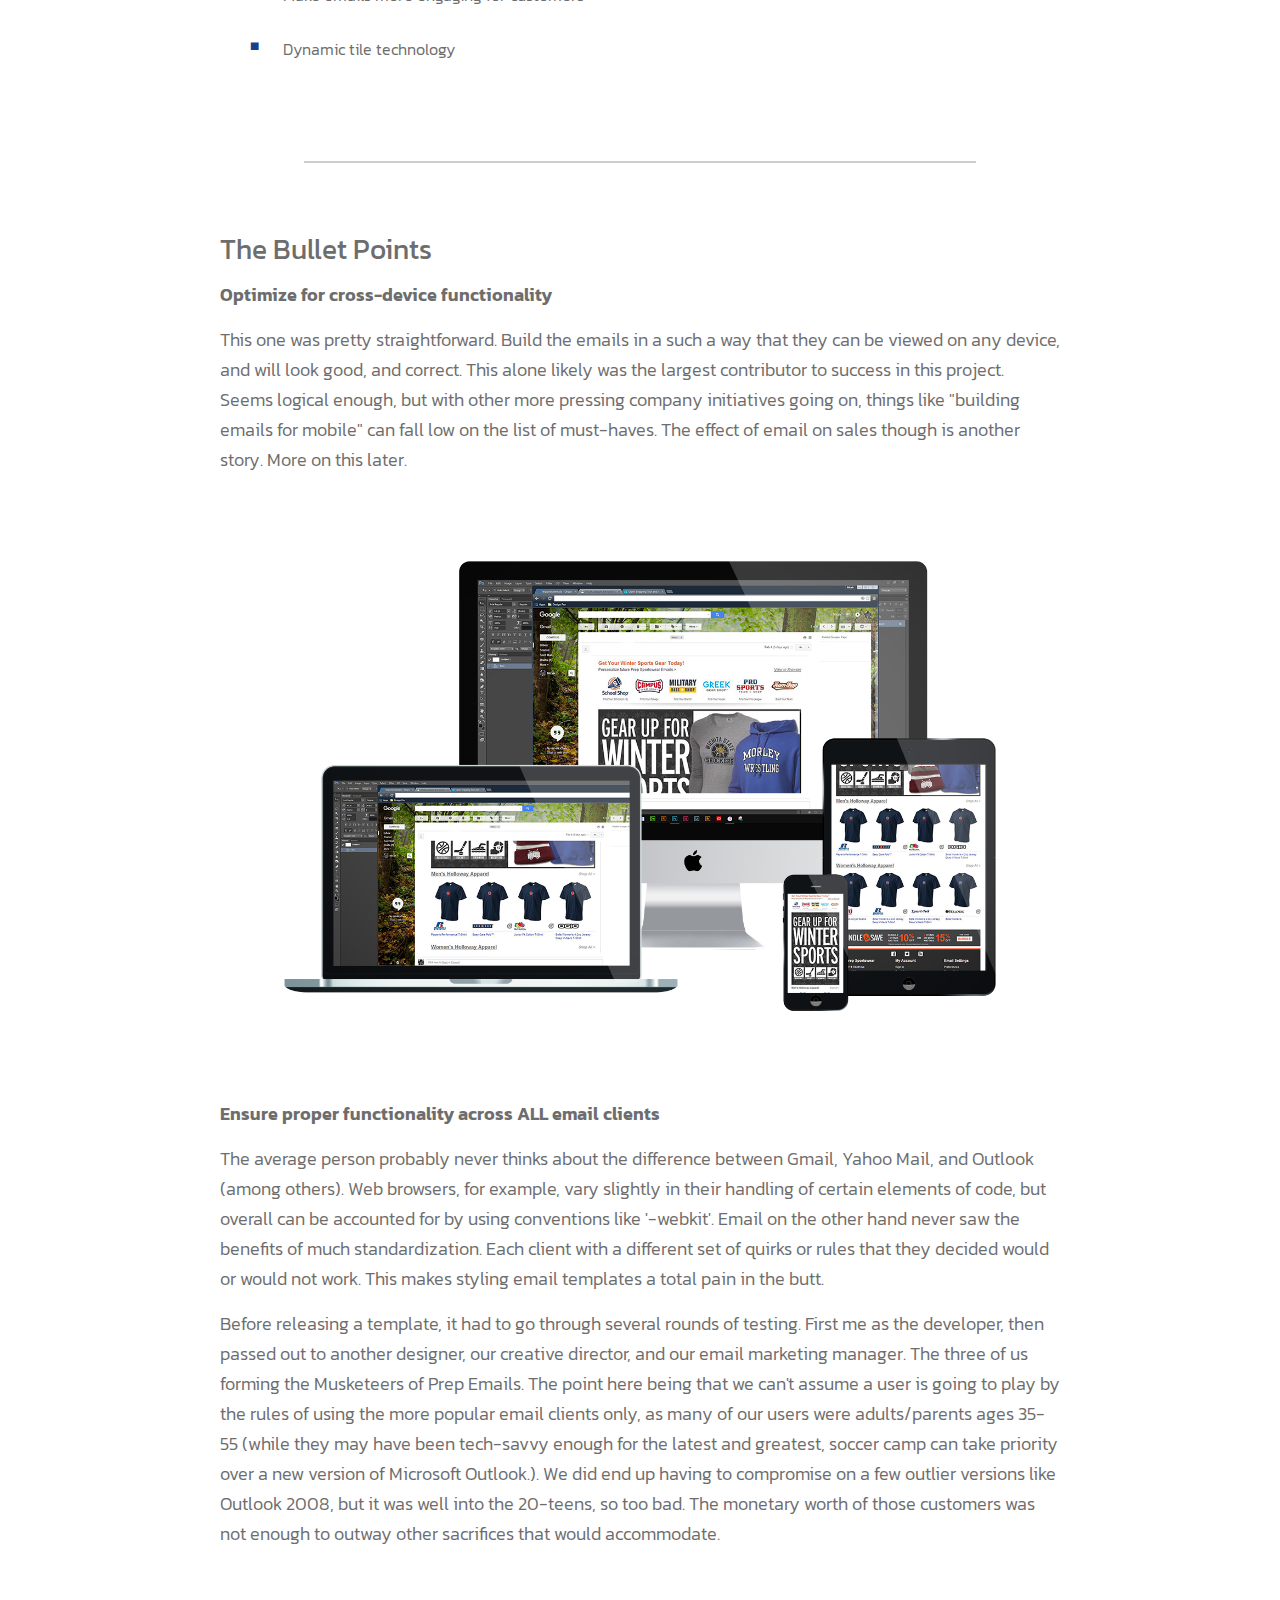
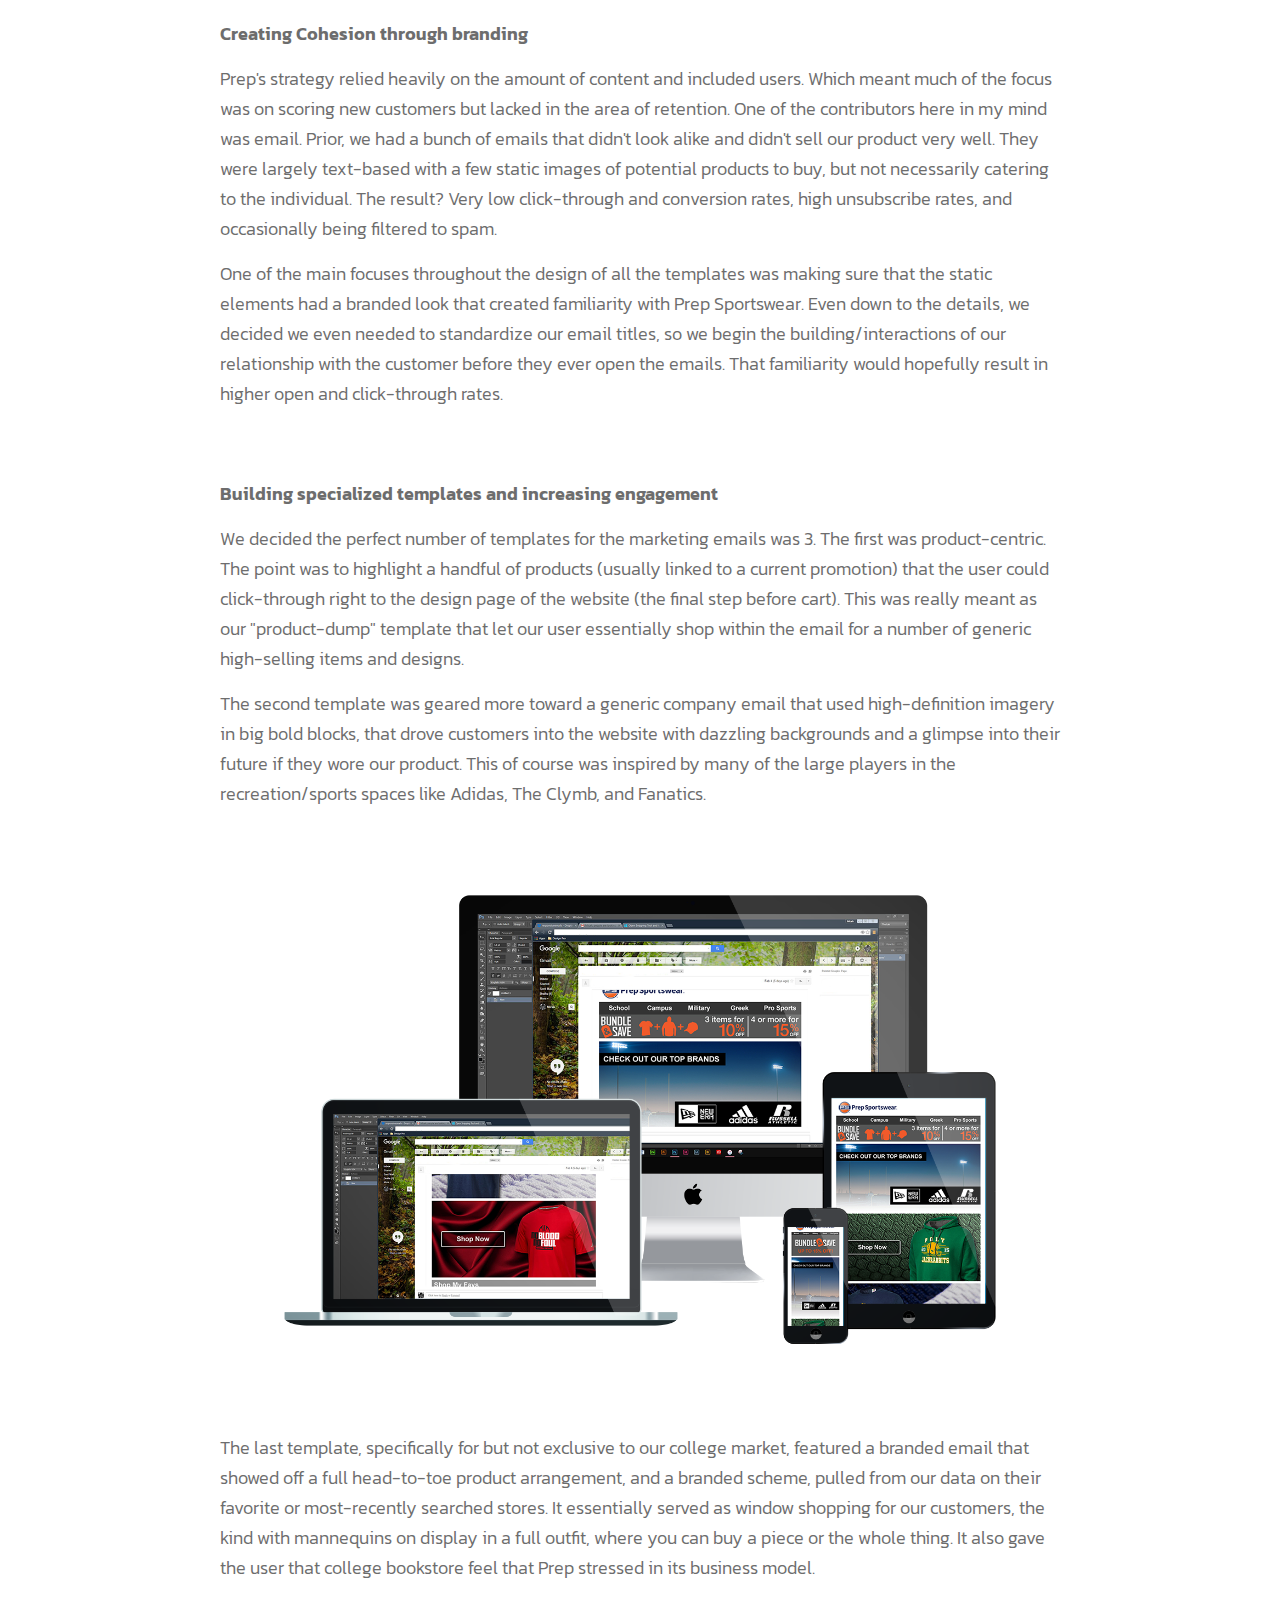
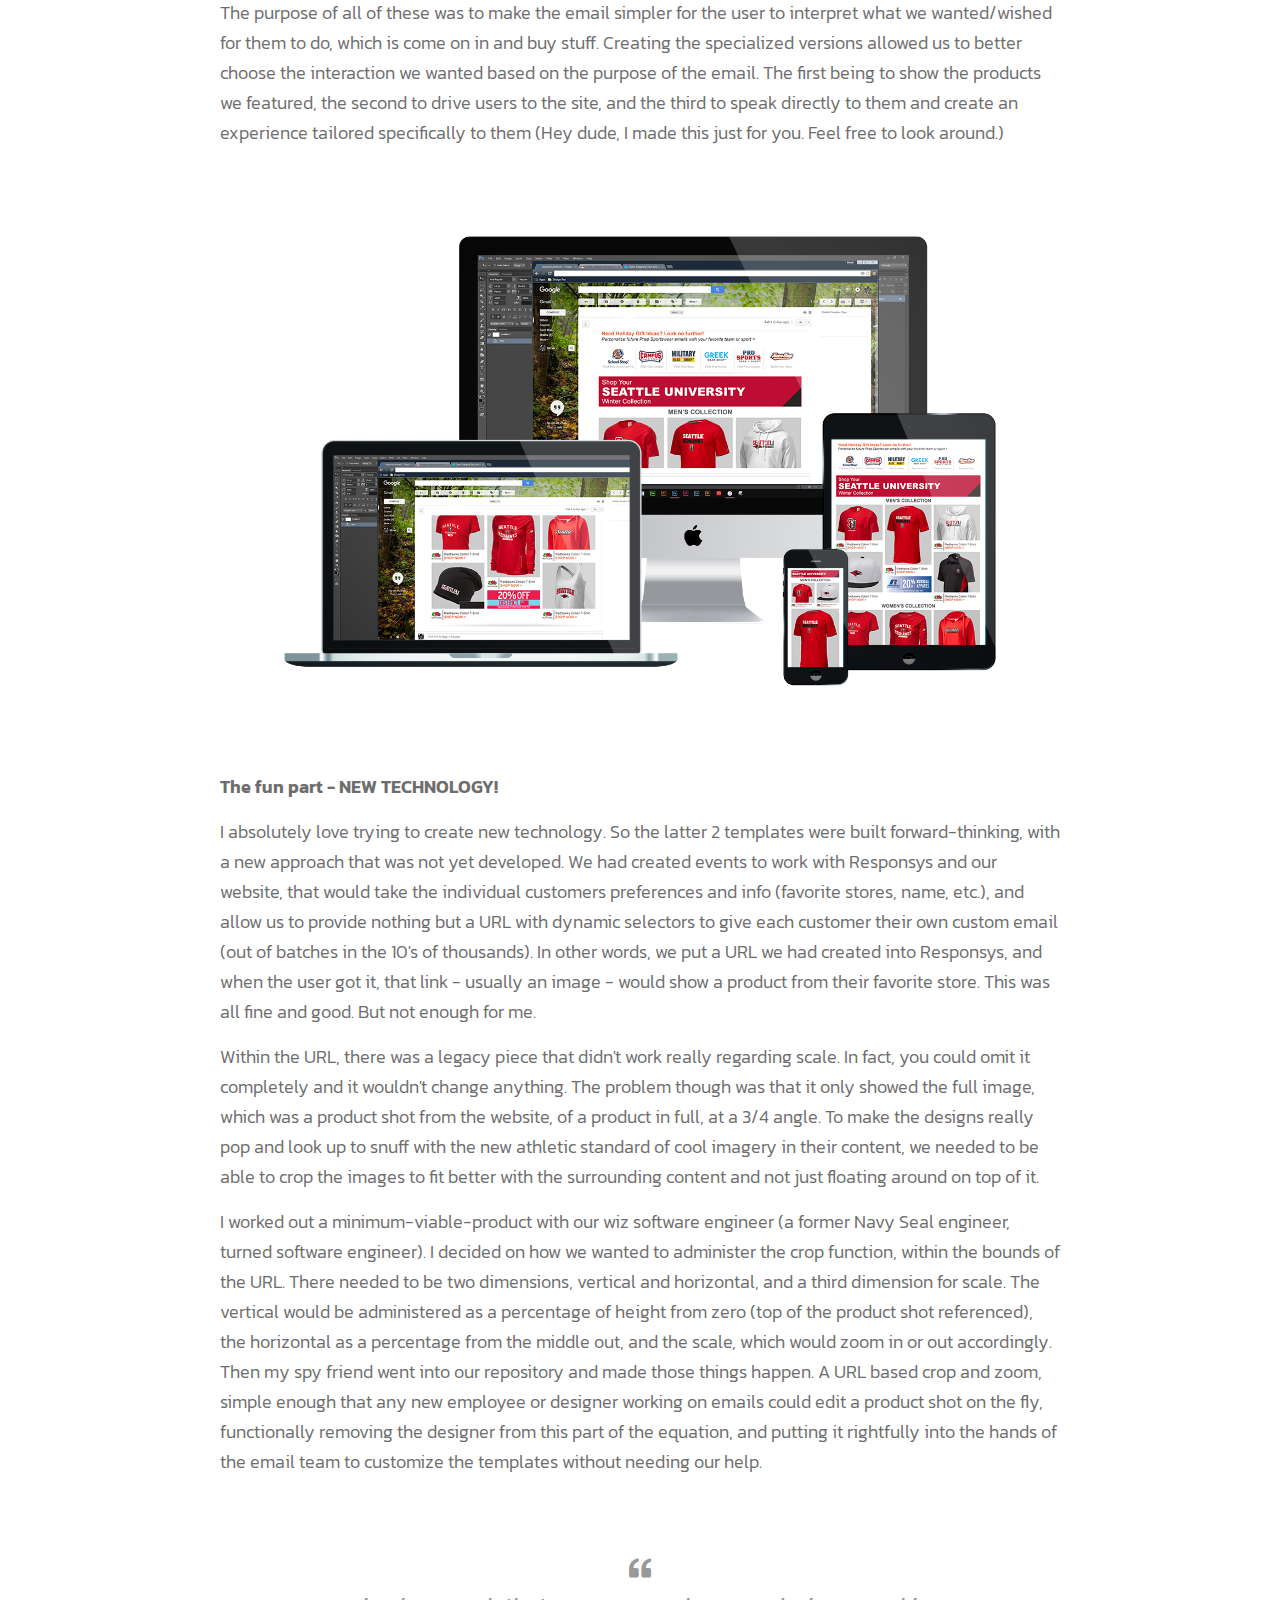
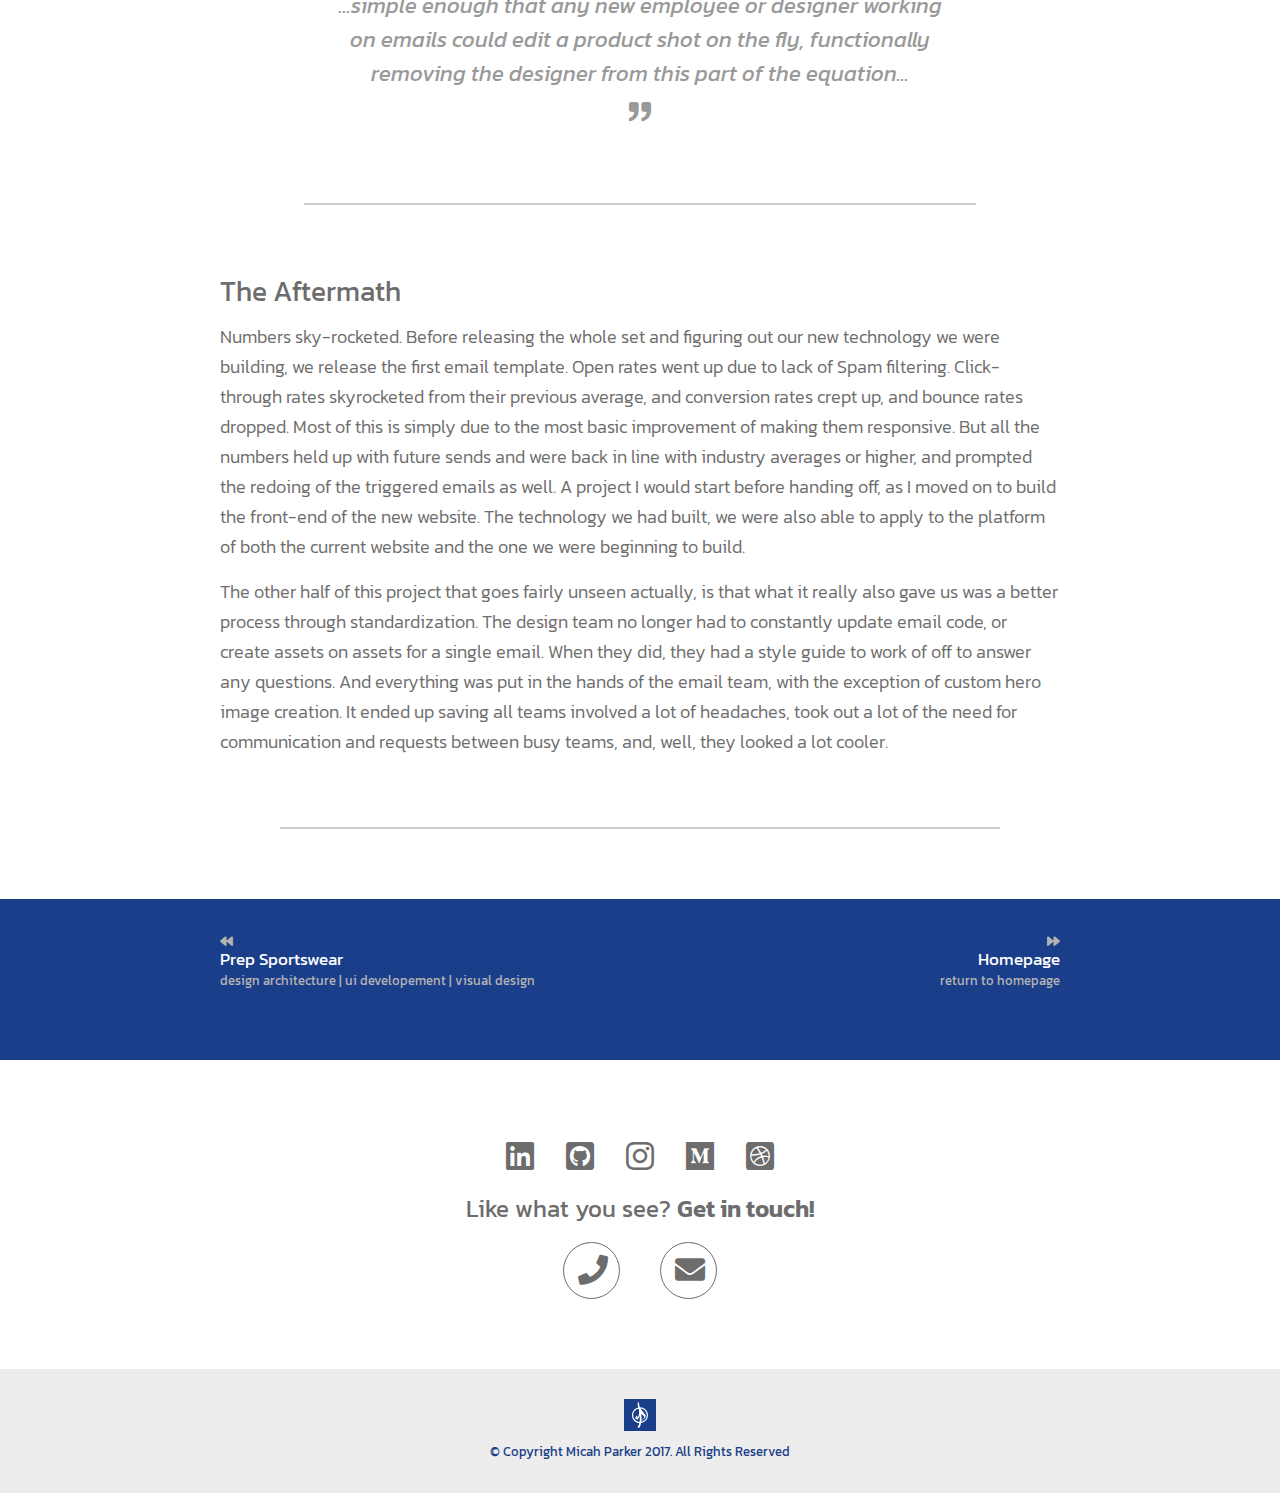
<file: prepemails.html>
<!DOCTYPE html>
<html lang="en-US">
<head>
    <meta http-equiv="X-UA-Compatible" content="IE=Edge">
    <meta name="viewport" content="width=device-width,initial-scale=1">
    <meta charset="UTF-8">
    <title>Micah Parker - UX | UI | Visual | Development | Branding</title>
    <link href="https://fonts.googleapis.com/css?family=Kanit:200,300,300i,400,400i,600" rel="stylesheet">
    <link rel="stylesheet" type="text/css" href="css/normalize.css">
    <link href="css/fontawesome-all.css" rel="stylesheet">
    <link rel="stylesheet" type="text/css" href="css/styles.css">
    <link rel="stylesheet" type="text/css" href="css/portfoliopages.css">
  </head>
<body>
  <!-- Hamburger Nav -->
  <nav id="top">
    <div id="topNav" class="navigation">
      <span id="closebtn" onclick="navToggle()">
          <span class="line1"></span>
          <span class="line2"></span>
          <span class="line3"></span>
      </span>
      <ul class="menulist">
        <li><a class="menuitems" href="index.html"><img src="assets/images/homepage/mp-logo.svg" alt=""></a></li>
        <li><a class="menuitems" href="about.html">ABOUT</a></li>
        <li><a class="menuitems" href="index.html#portfolio">PORTFOLIO</a></li>
        <li><a class="menuitems" target="_blank" href="assets/images/pages/resume/micahparker_designer.pdf">RESUME</a></li>

      </ul>
    </div>
  </nav>
  <div id="shadowboxer">
  </div>
  <!-- Content -->
  <div class="container">
    <div class="portfolio_content">
      <section class="hero" style="background: url(assets/images/pages/prepemails/emails_cover.jpg);">
        <div class="title">
          <h2>Prep Sportswear Email Overhaul</h2>
          <h3>Increasing engagement via improved communication</h3>
          <p>Visual Design | Email Development | Brand Marketing</p>
        </div>
      </section>

      <section class="content">
        <div class="project-sect">
        <h4>A Rules of Engagement</h4>
        <p>How does one improve the effectiveness of communication as a brand?</p>

        <p>During the start of this project, mobile engagement for email was a year or so into its eclipse of desktop. Meaning, the majority of emails were now being read (or not read, for that matter) on mobile devices. Prep Sportswear was starting to focus on an internal paradigm shift to slow down on resources for product innovation and make sure our back-end was up to snuff and keeping pace with the times. At the time, email was lagging behind, and we didn't have the developer resources to put anyone from the dev team on the task of building them. Email is also a beast of its own nature, as the semantic structure is very limited, the styling all has to be done internally or inline, and, depending on which mail client the user is on, may or may not support certain elements of code.</p>
        <p>So, I begged and pleaded my creative director to send me to an email development class so I could take matters into my own hands. There were actually 2 similar email workshops offered at the School of Visual Concepts, so we decided to both take one, mine on the development end, and hers on the content and marketing end. The entire email program for Prep at the time was basically placed in our laps after the majority of the email marketing department no longer existed, and the Creative team (under the Marketing team umbrella) had absorbed the responsibility. The class would actually serve as my first real step toward learning front-end development.</p>

        <p>As mentioned before, the paradigm had shifted for email to mobile users being the biggest group. The emails we had been using were 90% desktop only, meaning on 90% of our emails when the user opened them on their mobile device, the same content that one would see on their computer was shrunk to a fraction of the size rendering it virtually impossible to read. The branding was another thing I wanted to address, after noticing that our marketing emails had a different branded look than our triggered/transactional emails, and sometimes weren't even consistent with other marketing emails. I went with my director through all the current emails and templates we actively used, and came up with a few key points we needed to address.</p>

        <ul class="marg-top-reset">
          <li>Optimize for responsive layouts, and viewing across device types</li>
          <li>Ensure proper functionality across ALL email clients.</li>
          <li>Improve branding across all emails to create cohesion.</li>
          <li>Create a set of marketing templates that cater to different content and targeting strategies</li>
          <li>Make emails more engaging for customers</li>
          <li>Dynamic tile technology</li>
        </ul>

        <div class="divider"></div>

        <h4>The Bullet Points</h4>
        <p class="txt600">Optimize for cross-device functionality</p>
        <p>This one was pretty straightforward. Build the emails in a such a way that they can be viewed on any device, and will look good, and correct. This alone likely was the largest contributor to success in this project. Seems logical enough, but with other more pressing company initiatives going on, things like "building emails for mobile" can fall low on the list of must-haves. The effect of email on sales though is another story. More on this later.</p>

        <div class="device-mockup">
          <img src="assets/images/pages/prepemails/marketing_v1.png" alt="Template Uno">
        </div>

        <p class="txt600">Ensure proper functionality across ALL email clients</p>
        <p>The average person probably never thinks about the difference between Gmail, Yahoo Mail, and Outlook (among others).  Web browsers, for example, vary slightly in their handling of certain elements of code, but overall can be accounted for by using conventions like '-webkit'. Email on the other hand never saw the benefits of much standardization. Each client with a different set of quirks or rules that they decided would or would not work. This makes styling email templates a total pain in the butt.</p>
        <p>Before releasing a template, it had to go through several rounds of testing. First me as the developer, then passed out to another designer, our creative director, and our email marketing manager. The three of us forming the Musketeers of Prep Emails. The point here being that we can't assume a user is going to play by the rules of using the more popular email clients only, as many of our users were adults/parents ages 35-55 (while they may have been tech-savvy enough for the latest and greatest, soccer camp can take priority over a new version of Microsoft Outlook.). We did end up having to compromise on a few outlier versions like Outlook 2008, but it was well into the 20-teens, so too bad. The monetary worth of those customers was not enough to outway other sacrifices that would accommodate.</p>

        <p class="txt600 marg-top-reset">Creating Cohesion through branding</p>
        <p>Prep's strategy relied heavily on the amount of content and included users. Which meant much of the focus was on scoring new customers but lacked in the area of retention. One of the contributors here in my mind was email. Prior, we had a bunch of emails that didn't look alike and didn't sell our product very well. They were largely text-based with a few static images of potential products to buy, but not necessarily catering to the individual. The result? Very low click-through and conversion rates, high unsubscribe rates, and occasionally being filtered to spam.</p>
        <p>One of the main focuses throughout the design of all the templates was making sure that the static elements had a branded look that created familiarity with Prep Sportswear. Even down to the details, we decided we even needed to standardize our email titles, so we begin the building/interactions of our relationship with the customer before they ever open the emails. That familiarity would hopefully result in higher open and click-through rates.</p>

        <p class="txt600 marg-top-reset">Building specialized templates and increasing engagement</p>
        <p>We decided the perfect number of templates for the marketing emails was 3. The first was product-centric. The point was to highlight a handful of products (usually linked to a current promotion) that the user could click-through right to the design page of the website (the final step before cart). This was really meant as our "product-dump" template that let our user essentially shop within the email for a number of generic high-selling items and designs.</p>
        <p>The second template was geared more toward a generic company email that used high-definition imagery in big bold blocks, that drove customers into the website with dazzling backgrounds and a glimpse into their future if they wore our product. This of course was inspired by many of the large players in the recreation/sports spaces like Adidas, The Clymb, and Fanatics.</p>
        <div class="device-mockup">
          <img src="assets/images/pages/prepemails/marketing_v2.png" alt="Template Dos">
        </div>
        <p>The last template, specifically for but not exclusive to our college market, featured a branded email that showed off a full head-to-toe product arrangement, and a branded scheme, pulled from our data on their favorite or most-recently searched stores. It essentially served as window shopping for our customers, the kind with mannequins on display in a full outfit, where you can buy a piece or the whole thing. It also gave the user that college bookstore feel that Prep stressed in its business model.</p>

        <p>The purpose of all of these was to make the email simpler for the user to interpret what we wanted/wished for them to do, which is come on in and buy stuff. Creating the specialized versions allowed us to better choose the interaction we wanted based on the purpose of the email. The first being to show the products we featured, the second to drive users to the site, and the third to speak directly to them and create an experience tailored specifically to them (Hey dude, I made this just for you. Feel free to look around.)</p>

        <div class="device-mockup">
          <img src="assets/images/pages/prepemails/marketing_v3.png" alt="Template Tres">
        </div>

        <p class="txt600">The fun part - NEW TECHNOLOGY!</p>
        <p>I absolutely love trying to create new technology. So the latter 2 templates were built forward-thinking, with a new approach that was not yet developed. We had created events to work with Responsys and our website, that would take the individual customers preferences and info (favorite stores, name, etc.), and allow us to provide nothing but a URL with dynamic selectors to give each customer their own custom email (out of batches in the 10's of thousands). In other words, we put a URL we had created into Responsys, and when the user got it, that link - usually an image - would show a product from their favorite store. This was all fine and good. But not enough for me.</p>
        <p>Within the URL, there was a legacy piece that didn't work really regarding scale. In fact, you could omit it completely and it wouldn't change anything. The problem though was that it only showed the full image, which was a product shot from the website, of a product in full, at a 3/4 angle. To make the designs really pop and look up to snuff with the new athletic standard of cool imagery in their content, we needed to be able to crop the images to fit better with the surrounding content and not just floating around on top of it.</p>
        <p>I worked out a minimum-viable-product with our wiz software engineer (a former Navy Seal engineer, turned software engineer). I decided on how we wanted to administer the crop function, within the bounds of the URL. There needed to be two dimensions, vertical and horizontal, and a third dimension for scale. The vertical would be administered as a percentage of height from zero (top of the product shot referenced), the horizontal as a percentage from the middle out, and the scale, which would zoom in or out accordingly. Then my spy friend went into our repository and made those things happen. A URL based crop and zoom, simple enough that any new employee or designer working on emails could edit a product shot on the fly, functionally removing the designer from this part of the equation, and putting it rightfully into the hands of the email team to customize the templates without needing our help.</p>

        <h5 class="quotable marg-top-reset"><i class="fas fa-quote-left" aria-hidden="true"></i>...simple enough that any new employee or designer working on emails could edit a product shot on the fly, functionally removing the designer from this part of the equation...<i class="fas fa-quote-right" aria-hidden="true"></i></h5>

        <div class="divider"></div>

        <h4>The Aftermath</h4>
        <p>Numbers sky-rocketed. Before releasing the whole set and figuring out our new technology we were building, we release the first email template. Open rates went up due to lack of Spam filtering. Click-through rates skyrocketed from their previous average, and conversion rates crept up, and bounce rates dropped. Most of this is simply due to the most basic improvement of making them responsive. But all the numbers held up with future sends and were back in line with industry averages or higher, and prompted the redoing of the triggered emails as well. A project I would start before handing off, as I moved on to build the front-end of the new website. The technology we had built, we were also able to apply to the platform of both the current website and the one we were beginning to build.</p>
        <p>The other half of this project that goes fairly unseen actually, is that what it really also gave us was a better process through standardization. The design team no longer had to constantly update email code, or create assets on assets for a single email. When they did, they had a style guide to work of off to answer any questions. And everything was put in the hands of the email team, with the exception of custom hero image creation. It ended up saving all teams involved a lot of headaches, took out a lot of the need for communication and requests between busy teams, and, well, they looked a lot cooler.</p>
        </div>

        <div class="divider"></div>
      </section>

      <div class="next-proj-block">
        <div class="cell">
          <a href="prepsportswear.html">
            <div class="last-proj">
              <h6><i class="fas fa-backward" style="padding-right: 5px;"></i></h6>
              <h3>Prep Sportswear</h3>
              <p>design architecture | ui developement | visual design</p>
              </div>
          </a>
          <a href="index.html">
            <div class="next-proj">
              <h6><i class="fas fa-forward" style="padding-left: 5px;"></i></h6>
              <h3>Homepage</h3>
              <p>return to homepage</p>
            </div>
          </a>
        </div>
      </div>
    </div>




<!-- GLOBAL CONTENT  -->
    <section id="contact">
      <div class="contact">
        <div class="social_links">
          <a href="https://www.linkedin.com/in/micahmpc/" target="_blank"><i class="fab fa-linkedin fa-sm"></i></a>
          <a href="https://github.com/Micahmpc" target="_blank"><i class="fab fa-github-square"></i></a>
          <a href="https://www.instagram.com/Micahmpc/" target="_blank"><i class="fab fa-instagram"></i></a>
          <a href="https://medium.com/@micah.mpc" target="_blank"><i class="fab fa-medium"></i></a>
          <a href="https://dribbble.com/micahmpc" target="_blank"><i class="fab fa-dribbble-square"></i></a>
        </div>

        <div class="contact_direct">
          <h2>Like what you see? <span style="font-weight: 600;">Get in touch!</span></h2>
          <div class="contact_direct_cell">
            <a href="tel:1-206-948-9644">
              <i class="fas fa-phone"></i>
            </a>
          </div>
          <div class="contact_direct_cell">
            <a href="mailto:micah.mpc@gmail.com">
              <i class="fas fa-envelope"></i>
            </a>
          </div>
        </div>
      </div>
    </section>
  </div>
  <footer>
    <img src="assets/images/homepage/mp-logo.svg" alt="@micahmpc"><h6>© Copyright Micah Parker 2017. All Rights Reserved</h6>
  </footer>
</div>


  <script src="scripts/projects.js"></script>
  <script src="scripts/global.js"></script>
  <!-- Global site tag (gtag.js) - Google Analytics -->
<script async src="https://www.googletagmanager.com/gtag/js?id=UA-111622996-1"></script>
<script>
  window.dataLayer = window.dataLayer || [];
  function gtag(){dataLayer.push(arguments);}
  gtag('js', new Date());

  gtag('config', 'UA-111622996-1');
</script>

</body>
</html>
</file>
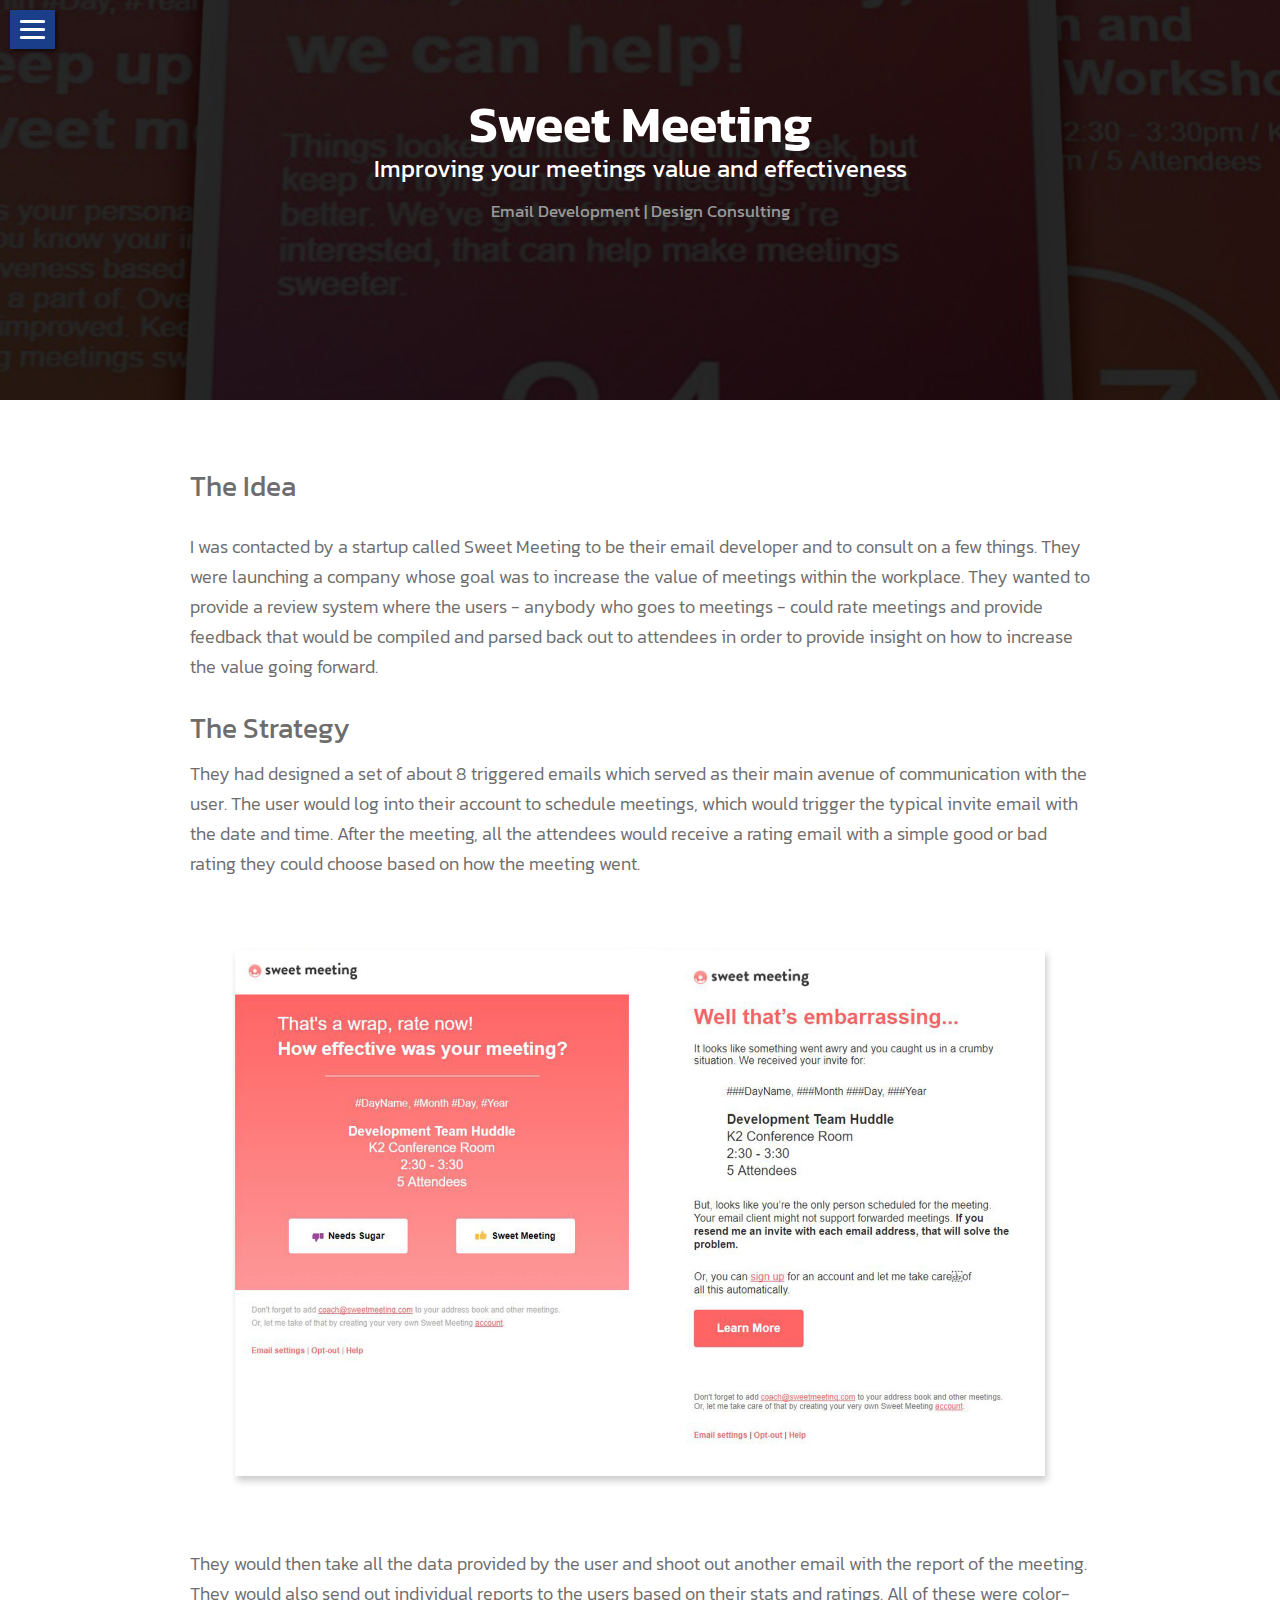
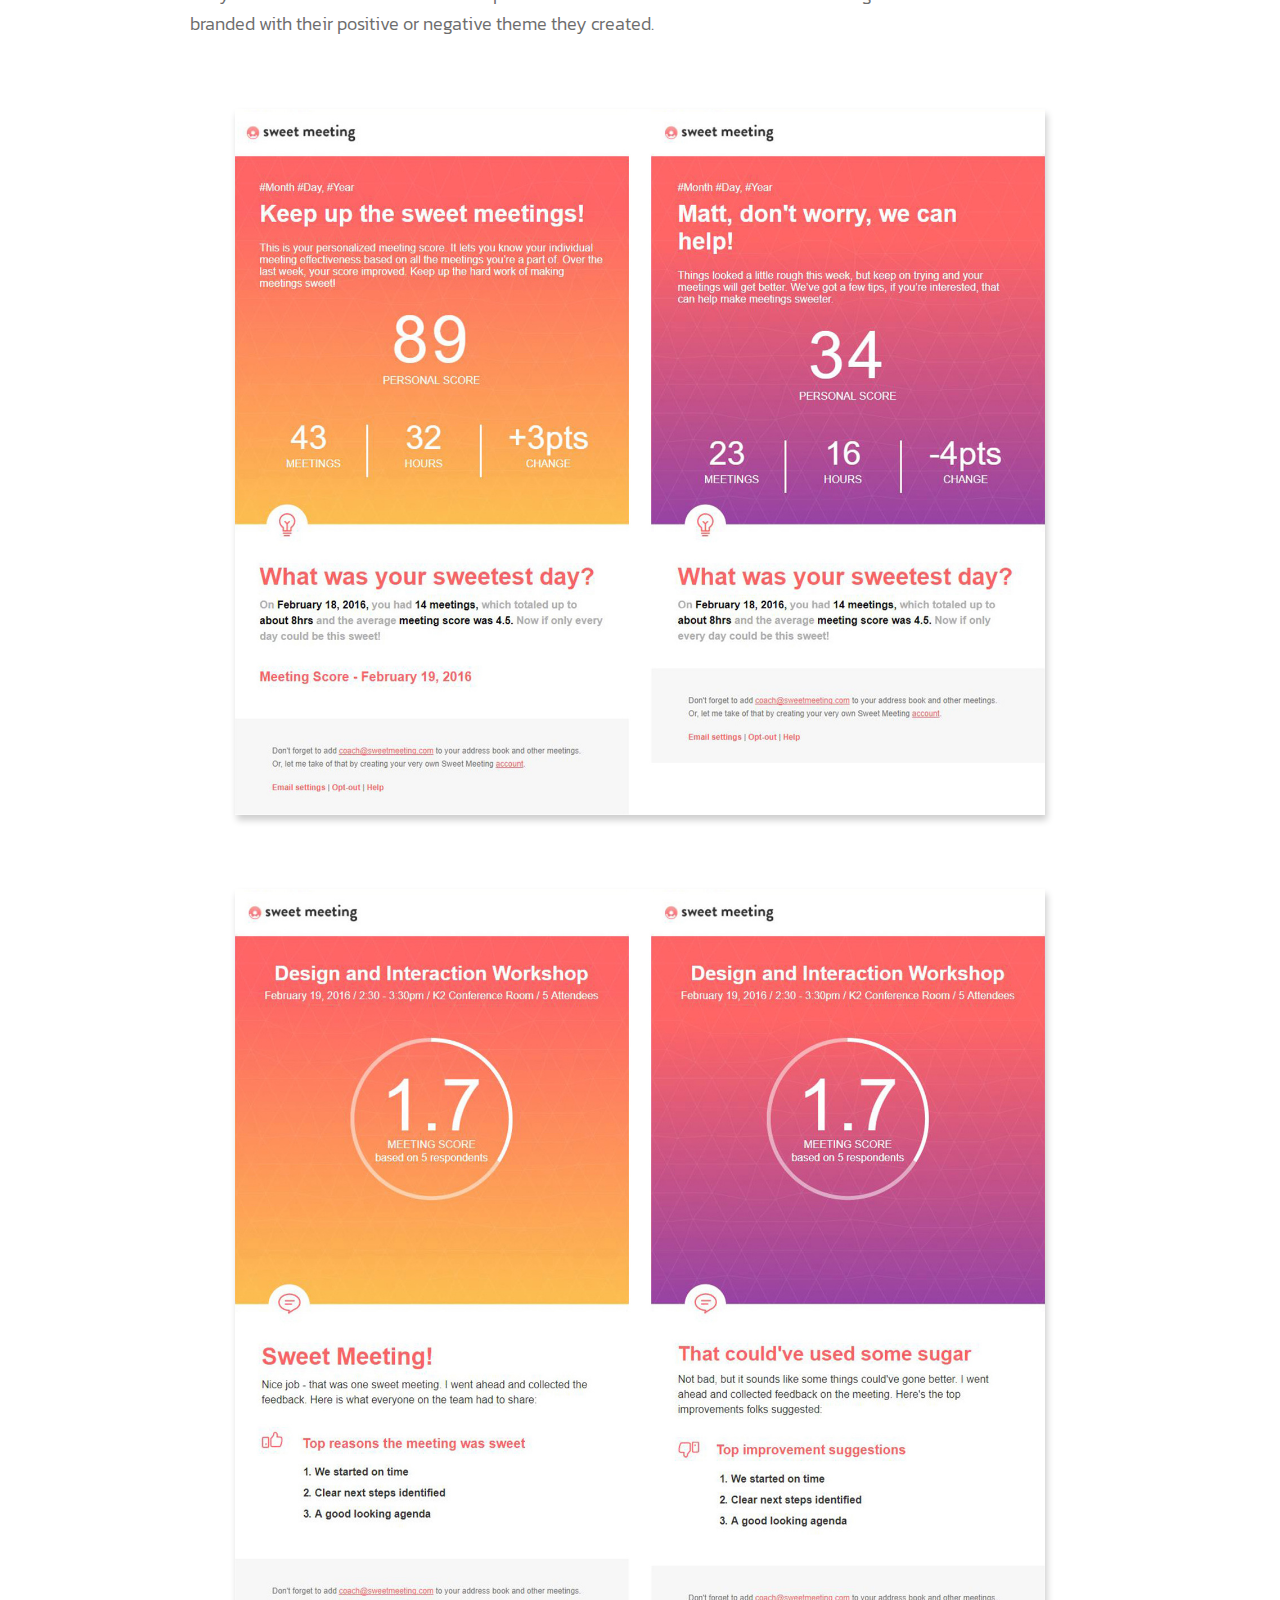
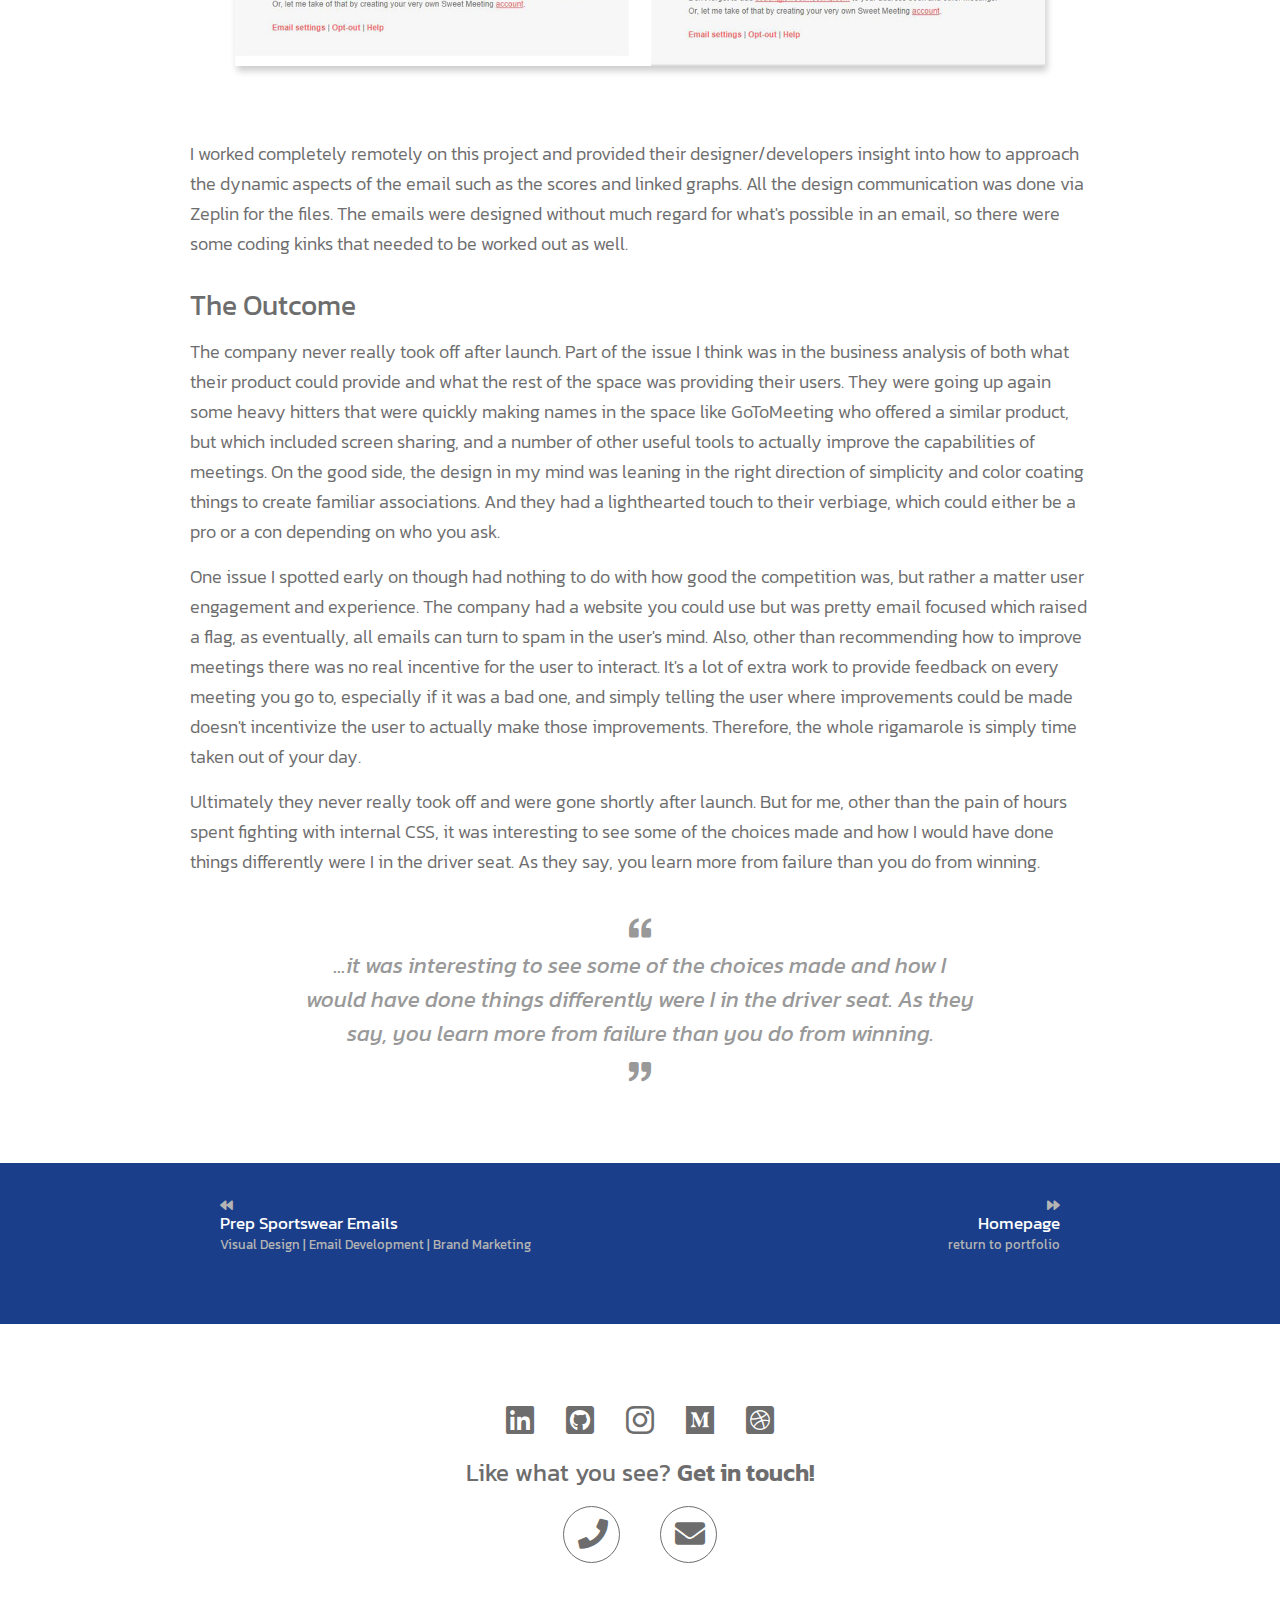
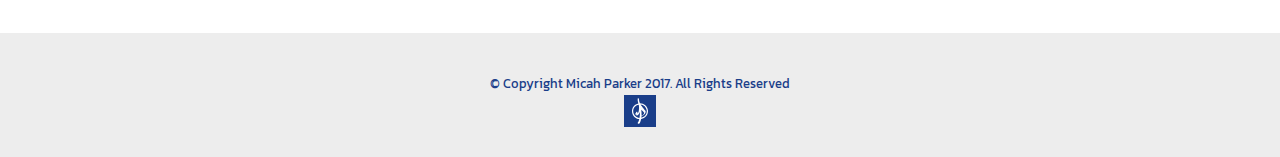
<file: sweetmeeting.html>
<!DOCTYPE html>
<html lang="en-US">
<head>
    <meta http-equiv="X-UA-Compatible" content="IE=Edge">
    <meta name="viewport" content="width=device-width,initial-scale=1">
    <meta charset="UTF-8">
    <title>Micah Parker - UX | UI | Visual | Development | Branding</title>
    <link href="https://fonts.googleapis.com/css?family=Kanit:200,300,400,400i,600" rel="stylesheet">
    <link rel="stylesheet" type="text/css" href="css/normalize.css">
    <link href="css/fontawesome-all.css" rel="stylesheet">
    <link rel="stylesheet" type="text/css" href="css/styles.css">
    <link rel="stylesheet" type="text/css" href="css/portfoliopages.css">
  </head>
<body>
  <!-- Hamburger Nav -->
  <nav id="top">
    <div id="topNav" class="navigation">
      <span id="closebtn" onclick="navToggle()">
          <span class="line1"></span>
          <span class="line2"></span>
          <span class="line3"></span>
      </span>
      <ul class="menulist">
        <li><a class="menuitems" href="index.html"><img src="assets/images/homepage/mp-logo.svg" alt=""></a></li>
        <li><a class="menuitems" href="about.html">ABOUT</a></li>
        <li><a class="menuitems" href="index.html#work">PORTFOLIO</a></li>
        <li><a class="menuitems" target="_blank" href="assets/images/pages/resume/micahparker_designer.pdf">RESUME</a></li>

      </ul>
    </div>
  </nav>
  <div id="shadowboxer">
  </div>
  <!-- Content -->
  <div class="container">
    <div class="portfolio_content">
      <section class="hero" style="background: url(assets/images/pages/sweetmeeting/sweetmeeting_hero.jpg);">
        <div class="title">
          <h2>Sweet Meeting</h2>
          <h3>Improving your meetings value and effectiveness</h3>
          <p>Email Development | Design Consulting</p>
        </div>
      </section>
      <!-- <div id="sec1" class="page-nav-block">
        <div class="page-nav">
          <a href="#sec1">Background</a>
          <p>|</p>
          <a href="#sec2">Challenges</a>
          <p>|</p>
          <a href="#sec3">Process</a>
          <p>|</p>
          <a href="#sec4">Study</a>
        </div>
      </div> -->
      <section class="content">
        <h4>The Idea</h4>
        <p>I was contacted by a startup called Sweet Meeting to be their email developer and to consult on a few things. They were launching a company whose goal was to increase the value of meetings within the workplace. They wanted to provide a review system where the users - anybody who goes to meetings - could rate meetings and provide feedback that would be compiled and parsed back out to attendees in order to provide insight on how to increase the value going forward.
        </p>

        <h4>The Strategy</h4>
        <p>They had designed a set of about 8 triggered emails which served as their main avenue of communication with the user. The user would log into their account to schedule meetings, which would trigger the typical invite email with the date and time. After the meeting, all the attendees would receive a rating email with a simple good or bad rating they could choose based on how the meeting went.
        </p>

        <div class="project-image">
          <img src="assets/images/pages/sweetmeeting/rating-error.jpg" alt="Youth Sports Homepage">
        </div>

        <p>They would then take all the data provided by the user and shoot out another email with the report of the meeting. They would also send out individual reports to the users based on their stats and ratings. All of these were color-branded with their positive or negative theme they created.
        </p>

        <div class="project-image">
          <img src="assets/images/pages/sweetmeeting/longitudinal.jpg" alt="Youth Sports Homepage">
        </div>

        <div class="project-image">
          <img src="assets/images/pages/sweetmeeting/reports.jpg" alt="Youth Sports Homepage">
        </div>

        <p>I worked completely remotely on this project and provided their designer/developers insight into how to approach the dynamic aspects of the email such as the scores and linked graphs. All the design communication was done via Zeplin for the files. The emails were designed without much regard for what's possible in an email, so there were some coding kinks that needed to be worked out as well.
        </p>

        <h4>The Outcome</h4>
        <p>The company never really took off after launch. Part of the issue I think was in the business analysis of both what their product could provide and what the rest of the space was providing their users. They were going up again some heavy hitters that were quickly making names in the space like GoToMeeting who offered a similar product, but which included screen sharing, and a number of other useful tools to actually improve the capabilities of meetings. On the good side, the design in my mind was leaning in the right direction of simplicity and color coating things to create familiar associations. And they had a lighthearted touch to their verbiage, which could either be a pro or a con depending on who you ask.</p>
        <p>One issue I spotted early on though had nothing to do with how good the competition was, but rather a matter user engagement and experience. The company had a website you could use but was pretty email focused which raised a flag, as eventually, all emails can turn to spam in the user's mind. Also, other than recommending how to improve meetings there was no real incentive for the user to interact. It's a lot of extra work to provide feedback on every meeting you go to, especially if it was a bad one, and simply telling the user where improvements could be made doesn't incentivize the user to actually make those improvements. Therefore, the whole rigamarole is simply time taken out of your day.
        </p>
        <p>Ultimately they never really took off and were gone shortly after launch. But for me, other than the pain of hours spent fighting with internal CSS, it was interesting to see some of the choices made and how I would have done things differently were I in the driver seat. As they say, you learn more from failure than you do from winning.
        </p>

        <h5 class="quotable"><i class="fas fa-quote-left" aria-hidden="true"></i>...it was interesting to see some of the choices made and how I would have done things differently were I in the driver seat. As they say, you learn more from failure than you do from winning.<i class="fas fa-quote-right" aria-hidden="true"></i></h5>

      </section>

      <div class="next-proj-block">
        <div class="cell">
          <a href="prepemails.html">
            <div class="last-proj">
              <h6><i class="fas fa-backward" style="padding-right: 5px;"></i></h6>
              <h3>Prep Sportswear Emails</h3>
              <p>Visual Design | Email Development | Brand Marketing</p>
            </div>
          </a>
          <a href="index.html">
            <div class="next-proj">
              <h6><i class="fas fa-forward" style="padding-left: 5px;"></i></h6>
              <h3>Homepage</h3>
              <p>return to portfolio</p>
            </div>
          </a>
        </div>
      </div>





    </div>




<!-- GLOBAL CONTENT  -->
    <section id="contact">
      <div class="contact">
        <div class="social_links">
          <a href="https://www.linkedin.com/in/micahmpc/" target="_blank"><i class="fab fa-linkedin fa-sm"></i></a>
          <a href="https://github.com/Micahmpc" target="_blank"><i class="fab fa-github-square"></i></a>
          <a href="https://www.instagram.com/Micahmpc/" target="_blank"><i class="fab fa-instagram"></i></a>
          <a href="https://medium.com/@micah.mpc" target="_blank"><i class="fab fa-medium"></i></a>
          <a href="https://dribbble.com/micahmpc" target="_blank"><i class="fab fa-dribbble-square"></i></a>
        </div>

        <div class="contact_direct">
          <h2>Like what you see? <span style="font-weight: 600;">Get in touch!</span></h2>
          <div class="contact_direct_cell">
            <a href="tel:1-206-948-9644">
              <i class="fas fa-phone"></i>
            </a>
          </div>
          <div class="contact_direct_cell">
            <a href="mailto:micah.mpc@gmail.com">
              <i class="fas fa-envelope"></i>
            </a>
          </div>
        </div>
      </div>
    </section>
  </div>
    <footer>
      <h6>© Copyright Micah Parker 2017. All Rights Reserved</h6>
      <img src="assets/images/homepage/mp-logo.svg" alt="@micahmpc">
    </footer>
  </div>

<script src="scripts/projects.js"></script>
<script src="scripts/global.js"></script>

  <!-- Global site tag (gtag.js) - Google Analytics -->
<script async src="https://www.googletagmanager.com/gtag/js?id=UA-111622996-1"></script>
<script>
  window.dataLayer = window.dataLayer || [];
  function gtag(){dataLayer.push(arguments);}
  gtag('js', new Date());

  gtag('config', 'UA-111622996-1');
</script>

</body>
</html>
</file>
<file: css/styles.css>
/***** GLOBAL STYLES *****/

html {
  -webkit-font-smoothing: antialiased;
}

body {
  font-family: 'Kanit', 'Arial', sans-serif;
  background-color: #fff;
}

::selection, ::-moz-selection {
  background: #999999;
}

h1 {
  font-size: 2.5rem;
  line-height: 2.5rem;
}

h2 {
  font-size: 1.75rem;
}

h3 {
  font-size: 1.175rem;
}

h4 {
  font-size: 1.375rem;
}

h5 {
  font-size: 1rem;
  line-height: 1.25rem;
}

h6 {
  font-size: 1.25rem;
  line-height: 1.5rem;
}

p {
  font-size: 1.125rem;
  line-height: 1.875rem;
}



/***** MODIFICATION CLASSES *****/
.black {
  color: #000000;
}

.blue {
  color: #000000;
}

.grey1 {
  color: #6D6D6D;
}

.grey2 {
  color: #999999;
}

.grey3 {
  color: #CDCDCD;
}

.t400 {
  font-weight: 400;
}

.center {
  text-align: center !important;
  margin: 0 auto;
}

.nomobile {
  display: none;
}

.nodesk {
  display: inherit;
}

.txt300 {
    font-weight: 300 !important;
}

.txt400 {
    font-weight: 400 !important;
}

.txt600 {
    font-weight: 600 !important;
}

/***** HAMBURGER NAVIGATION **/


body {
    transition: background-color .5s;
}

.navigation {
    width: 100%;
      margin: 0 auto;
    position: fixed;
    z-index: 100000;
    top: 0;
    left: 0;
    background-color: none;
    overflow: hidden;
    transition: all 0.4s ease-in-out;
    padding-top: 0px;
}

.navigation a {
    text-decoration: none;
}

.navigation ul {
  padding-top: 165px;
  text-align:center;
  list-style:none;

}

.menulist {
  padding-top:5px;
}

.line1, .line2, .line3 {
  margin-top:5px;
  background-color:#fff;
  width:25px;
  height:3px;
  display:block;
  position:relative;
  opacity:1.0;
  border-radius:15%;
  transition: all .3s;
}

.line1 {
  margin-top: 0;
}

.line1.active {
  transform: rotate(270deg);
  opacity:0.0;
  background-color:#cdcdcd;
  top:5px;
}

.line2.active {
  transform: rotate(45deg);
  background-color:#cdcdcd;
}

.line3.active {
  transform: rotate(-45deg);
  background-color:#cdcdcd;
  top:-7px;
}

.menuitems {
    padding-bottom:30px;
    text-decoration: none;
    list-style:none;
    font-weight: 300;
    font-size: 24px;
    display: inline-block;
    position:relative;
    text-align:center;
    color: #fff;
    opacity:0.0;
    transition: all .5s ease-in-out;
}

.menuitems:after {
  content:'';
  display:block;
  width: 0;
  height: 1px;
  background: #fff;
  transition: width .2s;
}

.menuitems:hover::after {
    width:100%;
}

#closebtn {
    padding: 10px;
    box-sizing: border-box;
    background-color: #1a3e89;
    position: absolute;
    text-decoration:none;
    top: 10px;
    left: 10px;
    font-size: 36px !important;
    z-index:1000000;
    color:#fff;
    cursor:pointer;
    trainsition:background-position .3s;
    box-shadow: 2px 2px 3px rgba(0,0,0,.5);
}

#shadowboxer {
  display: none;
  position: fixed;
  top: 0;
  bottom: 0;
  left: 0;
  right: 0;
  z-index: 10000;
}

nav img {
  width: 60px;
  height: auto;
}

/***** END HAMBURGER NAVIGATION **/



/***** BODY *****/
.container {
  margin:0 auto;
  /* padding-top: 60px; */
}



/***** HERO CELL *****/
#hero {
  background-position: center;
  background-size: cover;
  height: 495px;
  text-align: center;
  color: #3d3d3d;
  box-sizing: border-box;
  padding: 150px 30px 0;
}

#hero h2 {
  padding-top: 75px;
}

#hero h5 {
  padding-top: 10px;
  font-weight: 300;
  max-width: 320px;
  margin: 0 auto;
  line-height: 1.375rem;
}

#hero img {
  max-width: 320px;
  padding: 10px 0;
}



/***** CONTENT CONTAINER *****/
.content-container {
  box-sizing: border-box;
  padding:0;
}

.content-container .hp-section-title {
  text-align: center;
  width: 85%;
  margin:20px auto;
}

.content-container .hp-section-title h3 {
  font-size: 2rem;
  font-weight: 400;
  color: #1a3e89;
  padding-bottom: 5px;
}

.content-container .hp-section-title h6 {
  font-weight: 300;
  color: #3d3d3d;
  max-width: 500px;
  margin: 0 auto;
}


/***** ABOUT ME CELL *****/
#about {
  width: 100%;
  border-bottom: 5px solid #fff;
text-align: center;
}

.aboutcell {
  box-sizing: border-box;
  padding: 50px 0 30px;
  color: #6d6d6d;
  display: inline-flex;
  margin: 0 auto;
}

.contact-avatar {
  text-align: center;
}

.contact-avatar img {
  width: 200px;
  text-align: center;
  padding: 70px 20px;
  margin: 0 auto;
  border-radius: 100%;
}


/* PORTFOLIO */

#work {
  font-size: 0;

}

#work a {
  text-decoration: none;
}

.workcell {
  background-size: cover;
  border-bottom:5px solid #fff;
  display: inline-flex;
  justify-content: flex-end;
  flex-direction: column;
  width: 100%;
  min-height: 250px;
}

.workcell .workcell-title {
  background-color: rgba(0,0,0,.85);
  color: #ffffff;
  box-sizing: border-box;
  padding: 10px 20px;

}

a.workcell h3:hover {
  color: #b4b4b4;
  transition: .125s ease-out;
}

a.workcell h5:hover {
  color: #b4b4b4;
  transition: .125s ease-out;
}

.workcell .workcell-title h3 {
  padding-bottom: 10px;
}

.workcell .workcell-title h5 {
  padding-bottom: 10px;
  font-weight: 400;
  line-height: 1.25rem;
  color: #cdcdcd;
}


/***** TESTIMONIALS *****/
#testimonials {
  text-align: center;
  background-color: #3d3d3d;
  color: #6d6d6d;
  width: 100%;
  padding: 100px 0;
}

#testimonials i {
  font-size: 1.5rem;
}

#testimonials p {
  text-align: center;
  padding: 15px;
  line-height: 1.4rem;
  color: #fff;
  font-weight: 300;
}

#testimonials h5, #testimonials h6 {
  color: #fff;
}

#testimonials h5 {
  margin-top: 25px;
  padding-bottom: 10px;
  font-weight: 600;
}

#testimonials h6 {
  margin-bottom: 15px;
  font-weight: 300;
  font-size: 1rem;
}




/***** CONTACT *****/
#contact {
  background-color: #fff;
  color: #6d6d6d;
  padding-top: 60px;
  box-sizing: border-box;
  font-size: 0;
  padding-bottom: 60px;
}


#contact a {
  color: #6d6d6d;
  text-decoration: none;
  font-weight: 400;
}

section#contact h2 {
  text-align: center;
  font-weight: 400;
  line-height: 1.5rem;
  font-size: 1.5rem;
  color: #6d6d6d;
}

section#contact .contact_direct_cell h2 {
  display: inline-block;
}

section#contact i {
  font-size: 30px;
  display: inline-block;
}

.social_links {
  text-align: center;
  display: flex;
  justify-content: space-around;
  max-width: 300px;
  margin: 0 auto;
}

.social_links a {
  border-radius: 100%;
}

section#contact .social_links i {
  font-size: 35px;
}

.contact_direct {
  text-align: center;
}

.contact_direct_cell {
  margin: 0 auto;
  display: inline-block;
}

.contact_direct_cell a {
    padding: 10px;
    text-align: center;
    margin: 0 20px;
}

.contact_direct_cell .fas {
  line-height: 1.9rem;
  position: relative;
  top: 2px;
  right: -1px;
}

.contact_direct a {
  display: block;
  font-size: 1.075rem;
  border: 1px solid #6d6d6d;
  border-radius: 50%;
  width: 35px;
  height: 35px;
}

.contact_direct a i:hover {
  color: #999;
  transition: .125s ease-out;
}

.contact_direct h2:first-child {
  padding:20px 60px;
}

.social_links a i {
  font-size: 40px;
  color: #6d6d6d;
}

.social_links a i:hover {
  color: #999999;
  transition: .125s ease-out;
}

/***** FOOTER *****/
footer {
  padding: 30px;
  text-align: center;
  background-color: #ededed;
}

footer img {
  margin: 0 auto;
  width: 32px;
  display: block;
}

footer h6 {
  color: #1a3e89;
  font-weight: 400;
  border: 0;
  font-size: .7rem;
  display: block;
  vertical-align: top;
  padding-top: 10px;
}




/***** RESPONSIVE STYLES *****/
/***** 768px | 1024px *****/


@media screen and (min-width: 768px) {

/* GLOBAL */
h1 {
  font-size: 6.5rem;
  line-height: 6rem;
}

h2 {
  font-size: 3.25rem;
}

h3 {
  font-size: 1.5rem;
  line-height: 2rem;
}

h4 {
  font-size: 1.75rem;
}

h5 {
  font-size: 1.375rem;
  line-height: 1.5rem;
  font-weight: 400;
}

h6 {
  font-size: 1.25rem;
  line-height: 1.375rem;
}

p {
  font-size: 1.125rem;
}

.nomobile {
    display: inherit;
}

.nodesk {
  display: none;
}

/* .container {
  padding-top: 90px;
} */

nav .navwrap {
  height: 90px;
  padding: 15px 20px;
}

nav .navwrap a img {
  height: 60px;
}

nav .navright h3 {
  line-height: 1.5rem;
  font-size: 1.25rem;
}

nav ul {
  padding-top: 20px;
}

nav a {
  font-size: 1.125rem;
}

/* HERO */

#hero {
  text-align: center;
  height:580px;
  background-size: cover;
  padding: 100px 30px 0;
}

#hero img {
  max-width: 1000px;
}

#hero h3 {
  padding-bottom: 5px;
  text-transform: uppercase;
}

#hero h5 {
  max-width: 530px;
  line-height: 2rem;
}

/* PORTFOLIO */
.content-container {
  margin: 0 auto;
}

.content-container .hp-section-title {
  width: 80%;
  max-width: 800px;
  margin:100px auto 20px;
}

.content-container .hp-section-title h3 {
  padding-bottom: 15px;
  line-height: 2.5rem;
  font-size: 3rem;
  font-weight: 200;
}

  #work, #about {
    margin: 0 auto;
  }

  .aboutcell img {
    margin-right: 40px;
    padding: 0;
  }

  .aboutcell {
    margin: 0 auto;
    max-width: 900px;
    padding: 70px 0;
  }

  .aboutleft, .aboutright {
    display: inline-block;
  }

  .aboutcell img {
    width: 280px;
    height: 280px;
  }

  .aboutcell p {
    line-height: 1.5rem;
  }

  .aboutcell a {
    font-size: 1.075rem;
  }

  #work {
    display: grid;
    grid-template-columns: repeat(6, 1fr);
    grid-template-rows: repeat(8, 150px);
    grid-gap: 2px;
    margin-bottom: 100px;
    margin-left: auto;
    margin-right: auto;
    max-width: 94%;
  }

  .workcell {
    border: 0;
    margin: 0;
    padding: 0;
    filter: grayscale(75%);
    height: auto;
  }

  .workcell:hover {
    filter: grayscale(0%);
    transition: .125s ease-out;
  }



  .workcell .workcell-title {
    bottom: 0;
    left: 0;
    width: 100%;
    box-shadow: none;
  }

  .workcell .workcell-title h5 {
    font-size: 1.125rem;
  }

  .workcell:nth-child(1) {
    grid-column-end: span 3;
    grid-row-end: span 3;
  }

  .workcell:nth-child(2) {
    grid-column-end: span 3;
    grid-row-end: span 3;
  }

  .workcell:nth-child(3) {
    grid-column-end: span 6;
    grid-row-end: span 3;
  }

  .workcell:nth-child(4) {
    grid-column-end: span 4;
    grid-row-end: span 2;
  }

  .workcell:nth-child(5) {
    grid-column-end: span 2;
    grid-row-end: span 2;
  }





.bottom-content {
  font-size: 0;
  height: 100%;
  width: 100%;
  vertical-align: middle;
}

/* TESTIMONIALS */
#testimonials {
  text-align: center;
  box-sizing: border-box;
  font-size: 0;
  padding: 70px 0;
  width: 100%;
}

#testimonials .testimonials p {
  padding: 40px 15%;
  line-height: 1.75rem;
  max-width: 800px;
  margin: 0 auto;
}

#testimonials h5 {
  padding-bottom: 5px;
}

/* CONTACT */
#contact {
  vertical-align: top;
  box-sizing: border-box;
  font-size: 0;
  height: auto;
  align-items: center;
  justify-content: center;
  padding: 70px 0;
}


.social_links a {
  border-radius: 100%;
  display: inline-block;
  padding: 10px 15px;
}

section#contact h2 {
  line-height: 1.25rem;
  position: relative;
  top: -3px;
}

section#contact .social_links a i {
  font-size: 32px;
}

footer h6 {
  font-size: .8rem;
}

}


@media screen and (min-width: 1200px) {

  #work {
    width: 94%;
    max-width: 1400px;
  }
}
</file>
<file: css/portfoliopages.css>
/* MODS TO GLOBAL */
.fixed-nav {
  position: fixed;
  top:0;
  z-index: 1000;
}

/* PORTFOLIO PAGE STYLES*/


/* GLOBAL PAGE MODS */
.highlight-txt {
  font-weight: 600;
}

.toupper {
  text-transform: uppercase;
}

.marg-top-reset {
  margin-top: 70px !important;
}

.marg-top100 {
  margin-top: 100px !important;
}

.marg-top30 {
  margin-top: 30px !important;
}

/* STRUCTURE */
.project-sect {
  margin: 0 30px;
}


.divider {
  width: 80%;
  height: 2px;
  background-color: #cdcdcd;
  margin: 70px auto;
}

.twoup-img {
  padding-top: 50px;
  width: 100%;
  display: flex;
  justify-content: space-between;
}

.twoup-img img {
  display: inline-block;
  width: 47%;
  align-self: center;
}

.oneup-img {
  text-align: center;
}

.oneup-img img {
  margin-top: 60px;
  text-align: center;
  max-width: 300px;
}

.study {
  border-left: 5px solid #1a3e89;
  padding-left: 30px;
  margin: 0 auto;
}

.callout-cell {
  box-sizing: border-box;
  padding: 50px;
  vertical-align: top;
  margin-top: 70px;
}

.content-break {
  width: 100%;
}

.content-break img {
  max-width: 100%;
  display: block;
  margin: 0 auto;
}

#littleleaguepage .callout-cell .left {
  text-align: center;
}

#littleleaguepage .callout-cell h4 {
  color: #fff;
  vertical-align: top;
  margin-top: 0;
}

#littleleaguepage .callout-cell p {
  color: #fff;
}

#littleleaguepage .callout-cell img {
  width:150px;
  height: 150px;
  padding-bottom: 50px;
  padding-right: 0;
}

#littleleaguepage .portfolio_content section.content .project-sect h5 {
  color: #00539F !important;
}

#littleleaguepage .cycle-graphic {
  display: inline-flex;
  width: 100%;
  justify-content: space-between;
  padding: 30px 0;
}

#littleleaguepage .cycle-graphic div {
  width: 100%;
}

#littleleaguepage .cycle-graphic ul li::before {
  color: #00539f;
}

#littleleaguepage .top20 {
  position: relative;
  top: 25px;
}

#littleleaguepage .marg-bottom50 {
  margin-bottom: 50px;
  margin-top: 30px;
}

#littleleaguepage .branding {
  box-sizing: border-box;
  padding: 0 30px;
}


body#aetlas .project-sect p, body#aetlas .project-sect h4, body#aetlas .project-sect h5 {
  color: #0E343A;
}

#aetlas .project-link a {
  color: #00C19C;
  padding: 0;
}

#aetlas .project-link a:hover {
  color: #999999;
  transition: .125s ease-out;
}

.project-link a i {
  padding-right: 15px;
}

#aetlas .persona-cell {
  width: 100%;
  text-align: center;
}

#aetlas .persona-cell img {
  margin-top: 70px;
  width: 170px;
  height: auto;
  border-radius: 50%;
  text-align: center
}

#aetlas .aetlas {
  width: 100%;
  height: 146px;
  background: rgba(14,52,58,1); /* Old browsers */
  background: -moz-linear-gradient(top, rgba(0,0,0,1) 0%, rgba(14,52,58,1) 50%, rgba(0,193,156,1) 100%);
  background: -webkit-linear-gradient(top, rgba(0,0,0,1) 0%,rgba(14,52,58,1) 50%,rgba(0,193,156,1) 100%);
  background: linear-gradient(to bottom, rgba(0,0,0,1) 0%,rgba(14,52,58,1) 50%,rgba(0,193,156,1) 100%);
}

#aetlas .aetlas img {
  position: relative;
  top: -20px;
}

#aetlas .content-break .scroll-svg {
  width:100%;
  max-width: 1400px !important;
  margin: 0 auto;
  height: 150px;
  overflow-y: scroll;
}

#aetlas .content-break .scroll-svg::-webkit-scrollbar {
  width:10px;
}

#aetlas .content-break .scroll-svg::-webkit-scrollbar-track {
  background: #cdcdcd;
    border-radius: 5px;
}

#aetlas .content-break .scroll-svg::-webkit-scrollbar-thumb {
  background: #0E343A;
  border-radius: 5px;
}

#aetlas .branding img {
  text-align: center;
  margin: 30px auto 0;
  max-width: 100%;
}

#aetlas .live-prototype img {
  width: 100%;
}

section.content-break .project-sect {
  margin: 70px 30px;
  padding: 70px 0;
}

#aetlas section.content .project-sect h5 {
  margin: 10px auto !important;
}

.content-break .project-sect table {
  text-align: left;
  width: 100%;
}

.content-break .project-sect tr.stat-amt td {
  color: #fff;
  font-size: 3.25rem;
  font-weight: 600;
}

.content-break .project-sect tr.stat-desc td p {
  max-width: 80%;
  line-height:
}




.portfolio_content section.content.aboutmepage h6:last-of-type {
  margin: 50px auto 30px;
  text-align: center;
}

.portfolio_content section.aboutmepage h6 a {
  padding: 5px 20px !important;
  border-right: 2px solid #1a3e89;
}

.portfolio_content section.aboutmepage h6 a:last-child {
  border-right: none;
}

.portfolio_content section.aboutmepage {
  padding: 40px 0;
}

.portfolio_content section.content {
  max-width: 900px;
  margin: 0 auto;
  padding: 0 20px;
}

.portfolio_content .hero h2, .portfolio_content .hero h3  {
  text-align: center;
  color: #fff;
  font-weight: 300;
}

.portfolio_content .hero h2 {
  padding-bottom: 2px;
  font-weight: 600;
}

.portfolio_content section.hero {
  background-size: cover !important;
  padding:  60px 40px;
}

.portfolio_content .hero h3 {
  line-height: 1.5rem;
}

.portfolio_content section.hero .title h3 i {
  padding-top: 10px;
}

.portfolio_content section.hero .title h3 a {
  color: #fff;
  font-size: 30px;
}

.portfolio_content section.hero .title h3 a:hover {
  color: #1a3e89;
  transition: .125s ease-out;
}

.portfolio_content section.hero .title p {
  color: #999999;
  text-align: center;
  padding-top: 5px;
  font-size: .9rem;
  line-height: 1.25rem;
}


.portfolio_content section.content h4 {
  margin:30px auto 0;
  color: #6d6d6d;
  text-align: left;
  font-weight: 400;
}

.portfolio_content section.content h4:first-of-type {
  margin-top:70px;
  margin-bottom: 30px;
}

section.content .project-sect h5 {
  color: #6d6d6d;
}

.portfolio_content section.content h6 {
  text-align: left;
  width: 85%;
  color: #1a3e89;
  margin: 25px auto 0;
}

.portfolio_content section.content p {
  margin:15px auto 10px;
  line-height: 1.875rem;
  color: #6d6d6d;
  text-align: left;
  font-weight: 300;
}

.portfolio_content section.content p a {
  color: #1a3e89;
  text-decoration: none;
  font-weight: 600;
}

.portfolio_content section.content p a:hover {
  color: #b4b4b4;
  transition: .125s ease-out;
}

.portfolio_content section.content ul {
  color: #6d6d6d;
  width: 100%;
  margin: 15px 0;
  line-height: 1.5rem;
  font-size: 1rem;
  font-weight: 300;
}

.portfolio_content section.content ul li {
  list-style: none;
  padding-bottom: 30px;
}

.portfolio_content section.content ul li::before {
  color: #1a3e89;
  content: "■";
  padding-right: 1.5rem;
  position: relative;
  top: -3px;
  z-index: -10;
}



.portfolio_content section.content h5.quotable {
  font-style: italic;
  font-weight: 400;
  width: 75%;
  margin: 15px auto 40px;
  text-align: center;
  color: #999;
  line-height: 1.5rem;
}

.portfolio_content section.content h5.quotable i {
padding: 10px;
display: block;
}

.portfolio_content section.content .project-image{
  width: 100%;
  text-align: center;
  box-sizing: border-box;
}

.portfolio_content section.content .project-image img {
  width: 100%;
  box-shadow: 2px 5px 7px #cdcdcd;
}

.portfolio_content section.content .device-mockup {
  text-align: center;
  margin: 50px 0;
}

.portfolio_content section.content .device-mockup img, .portfolio_content section.content .illustration-mockup img {
  width: 94%;
}


  .portfolio_content section.content .device-mockup i, .portfolio_content section.content .project-image i, .portfolio_content section.content .illustration-mockup i {
    display: block;
    font-size: 2rem;
    padding-top: 5px;
  }

  .portfolio_content section.content .device-mockup p.dropbox-link, .portfolio_content section.content .project-image p.dropbox-link, .portfolio_content section.content .illustration-mockup p.dropbox-link {
    text-align: center;
    font-weight: 300 !important;
    padding-top: 20px;
    font-size: 1.375rem;
  }

.portfolio_content section.content .illustration-mockup img:first-of-type, .portfolio_content section.content .illustration-mockup img:nth-of-type(5) {
  padding-top: 50px;
}

.portfolio_content section.content h6.project-link {
text-align: center;
display: block;
font-size: 1.5rem;
margin: 0 auto 70px;
}

.portfolio_content section.content h6 a {
  color: #1A3E89;
  font-weight: 600;
  text-decoration: none;
  text-align: center;
  font-size: 1.25rem;
  padding: 30px 0 30px;
}

.portfolio_content section.content a:hover {
  color: #b4b4b4;
  transition: .125s ease-out;
}


/***** Next Project Block *****/
.next-proj-block {
  background-color: #1a3e89;
  padding: 30px 30px 70px;
}

.next-proj-block .cell {
  display: flex;
  justify-content: space-between;
}

.next-proj-block a {
  color: #fff;
  text-decoration: none;
  font-weight: 400;
}



a .last-proj, a .next-proj {
  max-width: 150px;
  margin:0 auto;
}

a .last-proj, a .next-proj {
  max-width: 150px;
  margin:0 auto;
}

a .last-proj i, a .next-proj i {
  font-size: .8rem;
}

a .last-proj h3, a .next-proj h3 {
  font-size: 1.075rem;
  font-weight: 400;
  line-height: 1rem;
}

a .last-proj h3:hover, a .next-proj h3:hover {
  color: #b4b4b4;
  transition: .125s ease-out;
}

a .last-proj h6, a .next-proj h6 {
  font-size: 1rem;
  color: #b4b4b4;
}

a .last-proj p, a .next-proj p {
  font-size: .8rem;
  color: #b4b4b4 !important;
  padding-top: 5px;
  line-height: 1.125rem;
}

a .next-proj {
  text-align: right;
}



/***** RESPONSIVE STYLES *****/
/***** 768px | 1024px *****/


@media screen and (min-width: 768px) {

/* MODS TO GLOBAL */


/* PORTFOLIO */

section.content-break .project-sect {
  max-width: 840px;
  margin: 0 auto;
  padding: 70px 30px;
}

.oneup-img img {
  margin-top: 60px;
  text-align: center;
  max-width: 900px;
}

.content-break img {
  max-width: 100%;
}

.callout-cell .left, .callout-cell .right {
  display: table-cell !important;
  vertical-align: top;
  height: fit-content;
}

#littleleaguepage .callout-cell img {
  width:150px;
  height: 150px;
  padding-right: 50px;
  padding-bottom: 0;
}

#littleleaguepage .top100 {
  position: relative;
  top: 100px;
}

#littleleaguepage .marg-bottom150 {
  margin-bottom: 150px;
}

#aetlas .persona-cell {
  display: inline-flex;
}

#aetlas .persona-info {
  display: inline-block;
  padding-left: 70px;
  vertical-align: top;
  margin-top: 70px;
}

#aetlas .persona-cell img {
  margin-top: 70px;
  width: 230px;
}

#aetlas .content-break .scroll-svg {
  height: 200px;
  padding: 30px;
}

#aetlas .aetlas {
  width: 100%;
  height: 540px;
}

#aetlas .aetlas img {
  position: relative;
  top: -80px;
}

#aetlas .branding img {
  text-align: center;
  margin-top: 30px;
}

#aetlas .branding .foldup img:last-child {
  float: right;
}

#aetlas .project-sect .live-prototype {
   margin-top: 70px;
   text-align: center;
   width: 100%;
}

#aetlas .project-sect .live-prototype iframe {
   width:428px;
   height:866px;
}

.portfolio_content section.aboutmepage {
  max-width: 775px;
}

  .portfolio_content section.hero {
    background-size: cover !important;
    padding:  95px 40px;
    height: 400px;
    box-sizing: border-box;
  }

.portfolio_content .hero h3  {
    font-weight: 400;
  }

  .portfolio_content section.hero .title p {
    padding-top: 20px;
    font-size: 1.075rem;
  }

  .portfolio_content section.hero .title h3 i {
    padding-top: 30px;
  }

  .portfolio_content section.hero .title h3 a {
    color: #fff;
    font-size: 40px;
  }

  .portfolio_content .page-nav h5 {
    display: inherit;
  }

  .portfolio_content section.content p a {
    text-align: center;
    padding: 20px 0;
  }

  .portfolio_content section.content h5.quotable {
    line-height: 2.125rem;
    margin: 30px auto 70px;
  }

  .portfolio_content section.content .project-image{
    width: 100%;
    text-align: center;
    margin-top: 70px;
    margin-bottom: 70px;
    box-sizing: border-box;
  }

  .portfolio_content section.content ul {
    margin: 15px 30px;
  }

  .portfolio_content section.content .project-image img {
    width: 90%;
  }

  .portfolio_content section.content .device-mockup {
    text-align: center;
    margin: 70px 0;
  }

  .portfolio_content section.content .device-mockup img {
    width: 94%;
  }

  .portfolio_content section.content .device-mockup p.dropbox-link, .portfolio_content section.content .project-image p.dropbox-link, .portfolio_content section.content .illustration-mockup p.dropbox-link {
    text-align: center;
    padding-top: 30px;
  }

  .portfolio_content section.content .illustration-mockup {
    width: 100%;
    text-align: center;
  }

  .portfolio_content section.content .illustration-mockup img {
    max-width: 600px;
    margin: 0 auto;
  }

  .portfolio_content section.content .illustration-mockup img:first-of-type, .portfolio_content section.content .illustration-mockup img:nth-of-type(5) {
    padding-top: 80px;
  }

  .portfolio_content section.content h6 {
    width: 88%;
  }

  .portfolio_content section.content h6 a {
    font-size: 1.25rem;
    line-height: 1.25rem;
    text-align: center;
  }

  a .last-proj, a .next-proj {
    max-width: 400px;
    margin:0 auto;
  }

  .next-proj-block .cell {
    justify-content: space-between;
    max-width: 840px;
    margin: 0 auto;
  }


}



/* ANIMATIONS */
.animated {
  animation-duration: 1s;
  animation-fill-mode: both;
}

.animated.infinite {
  animation-iteration-count: infinite;
}

@keyframes rotateIn {
  from {
    transform-origin: center;
    transform: rotate3d(0, 0, 1, -200deg);
    opacity: 0;
  }

  to {
    transform-origin: center;
    transform: translate3d(0, 0, 0);
    opacity: 1;
  }
}

.rotateIn {
  animation-name: rotateIn;
}
</file>
